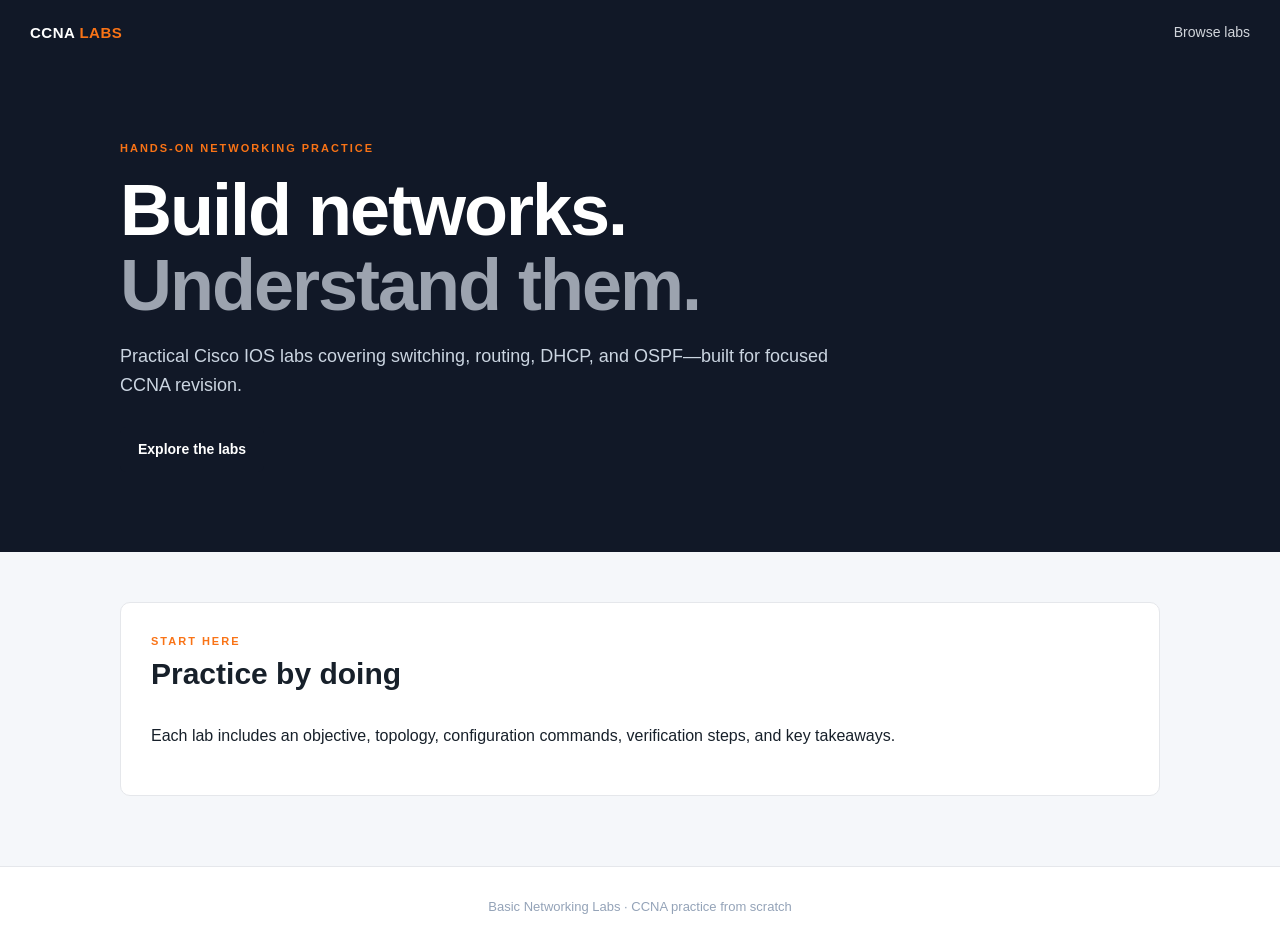
<file: index.html>
<!DOCTYPE html>
<html lang="en">
<head>
    <meta charset="UTF-8">
    <meta name="viewport" content="width=device-width, initial-scale=1.0">
    <meta name="description" content="Hands-on CCNA networking labs for VLANs, DHCP, and OSPF.">
    <title>Basic Networking Labs</title>
    <link rel="stylesheet" href="style.css">
</head>
<body>
    <nav class="nav"><a class="brand" href="index.html">CCNA <b>LABS</b></a><div class="navlinks"><a href="labs/index.html">Browse labs</a></div></nav>
    <header class="hero"><div class="hero-inner">
        <div class="kicker">Hands-on networking practice</div>
        <h1>Build networks.<br><em>Understand them.</em></h1>
        <p>Practical Cisco IOS labs covering switching, routing, DHCP, and OSPF—built for focused CCNA revision.</p>
        <a class="lab-link" href="labs/index.html">Explore the labs</a>
    </div></header>
    <main class="wrap"><section class="module">
        <div class="kicker">Start here</div>
        <h2>Practice by doing</h2>
        <p>Each lab includes an objective, topology, configuration commands, verification steps, and key takeaways.</p>
    </section></main>
    <footer>Basic Networking Labs · CCNA practice from scratch</footer>
</body>
</html>
</file>
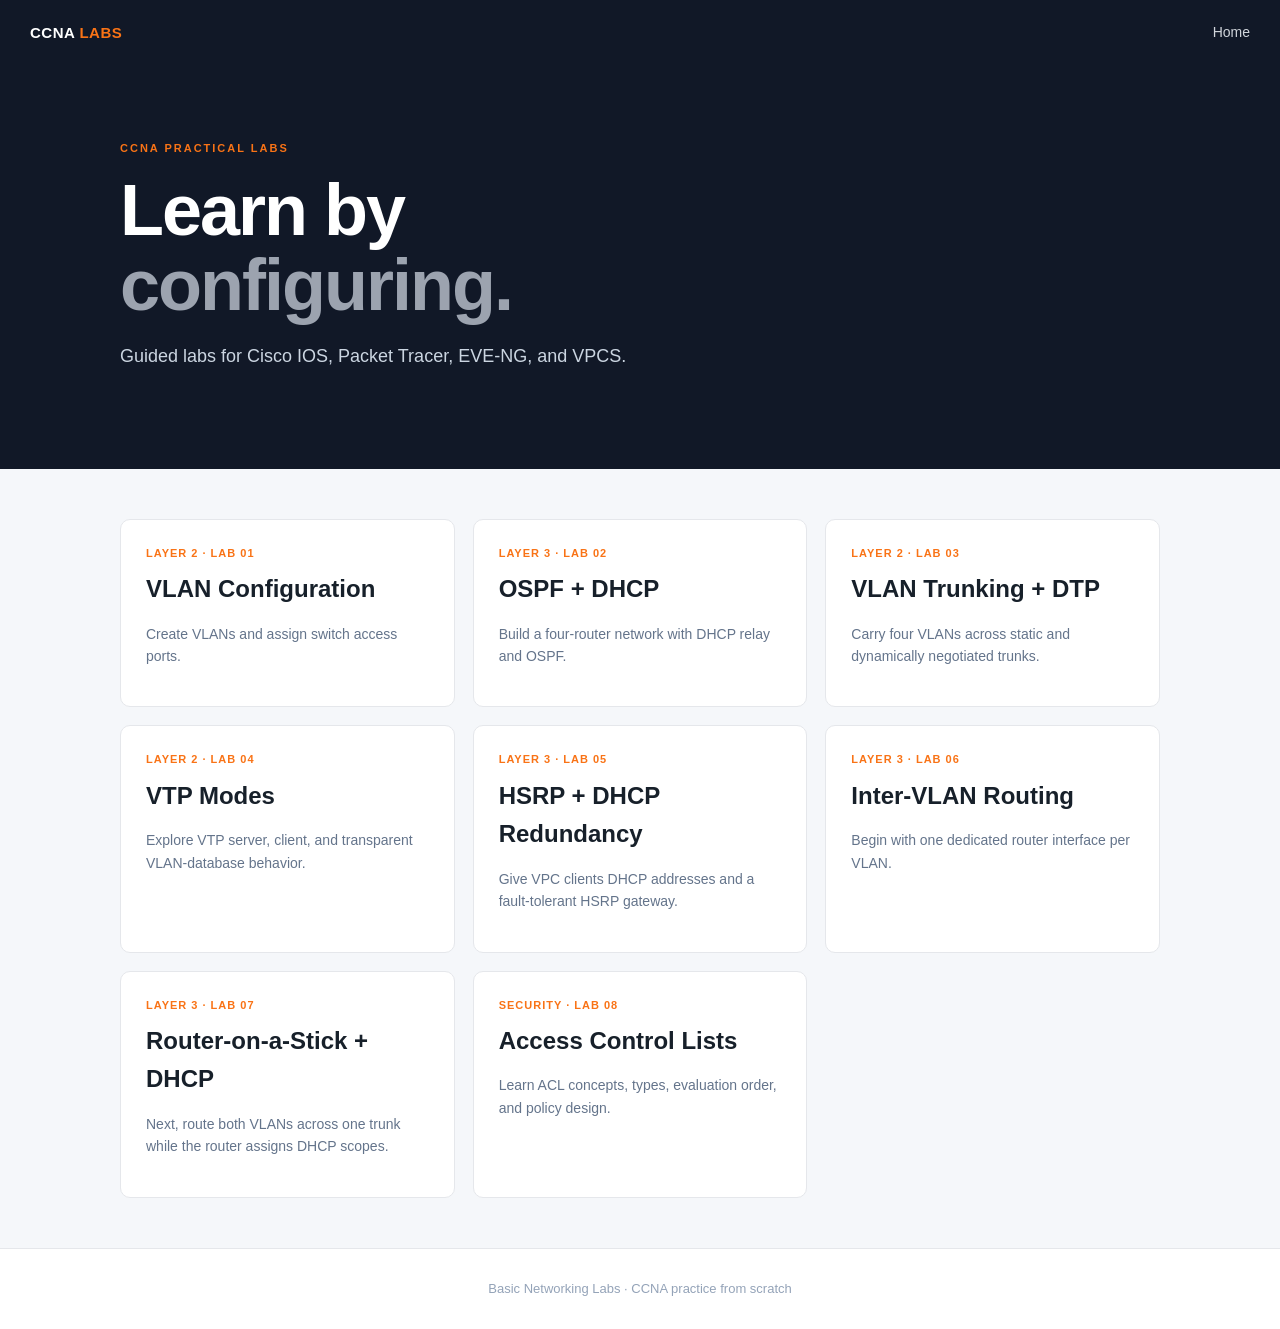
<file: labs/index.html>
<!DOCTYPE html>
<html lang="en">
<head>
    <meta charset="UTF-8">
    <meta name="viewport" content="width=device-width, initial-scale=1.0">
    <meta name="description" content="Practical CCNA labs using Cisco IOS, EVE-NG, and VPCS.">
    <title>CCNA Practical Labs</title>
    <link rel="stylesheet" href="../style.css">
</head>
<body>
    <nav class="nav"><a class="brand" href="../index.html">CCNA <b>LABS</b></a><div class="navlinks"><a href="../index.html">Home</a></div></nav>
    <header class="hero"><div class="hero-inner">
        <div class="kicker">CCNA practical labs</div>
        <h1>Learn by<br><em>configuring.</em></h1>
        <p>Guided labs for Cisco IOS, Packet Tracer, EVE-NG, and VPCS.</p>
    </div></header>
    <main class="wrap"><div class="grid">
        <a class="card" href="lab-02-vlan.html"><div class="num">LAYER 2 · LAB 01</div><h2>VLAN Configuration</h2><p>Create VLANs and assign switch access ports.</p></a>
        <a class="card" href="lab-01-multiple-routers-dhcp-ospf.html"><div class="num">LAYER 3 · LAB 02</div><h2>OSPF + DHCP</h2><p>Build a four-router network with DHCP relay and OSPF.</p></a>
        <a class="card" href="lab-03-vlan-trunking-dtp.html"><div class="num">LAYER 2 · LAB 03</div><h2>VLAN Trunking + DTP</h2><p>Carry four VLANs across static and dynamically negotiated trunks.</p></a>
        <a class="card" href="lab-04-vtp-modes.html"><div class="num">LAYER 2 · LAB 04</div><h2>VTP Modes</h2><p>Explore VTP server, client, and transparent VLAN-database behavior.</p></a>
        <a class="card" href="lab-05-hsrp-dhcp-redundancy.html"><div class="num">LAYER 3 · LAB 05</div><h2>HSRP + DHCP Redundancy</h2><p>Give VPC clients DHCP addresses and a fault-tolerant HSRP gateway.</p></a>
        <a class="card" href="lab-06-inter-vlan-routing-routed-interfaces.html"><div class="num">LAYER 3 · LAB 06</div><h2>Inter-VLAN Routing</h2><p>Begin with one dedicated router interface per VLAN.</p></a>
        <a class="card" href="lab-07-router-on-a-stick-dhcp.html"><div class="num">LAYER 3 · LAB 07</div><h2>Router-on-a-Stick + DHCP</h2><p>Next, route both VLANs across one trunk while the router assigns DHCP scopes.</p></a>
        <a class="card" href="lab-08-access-control-lists.html"><div class="num">SECURITY · LAB 08</div><h2>Access Control Lists</h2><p>Learn ACL concepts, types, evaluation order, and policy design.</p></a>
    </div></main>
    <footer>Basic Networking Labs · CCNA practice from scratch</footer>
</body>
</html>
</file>
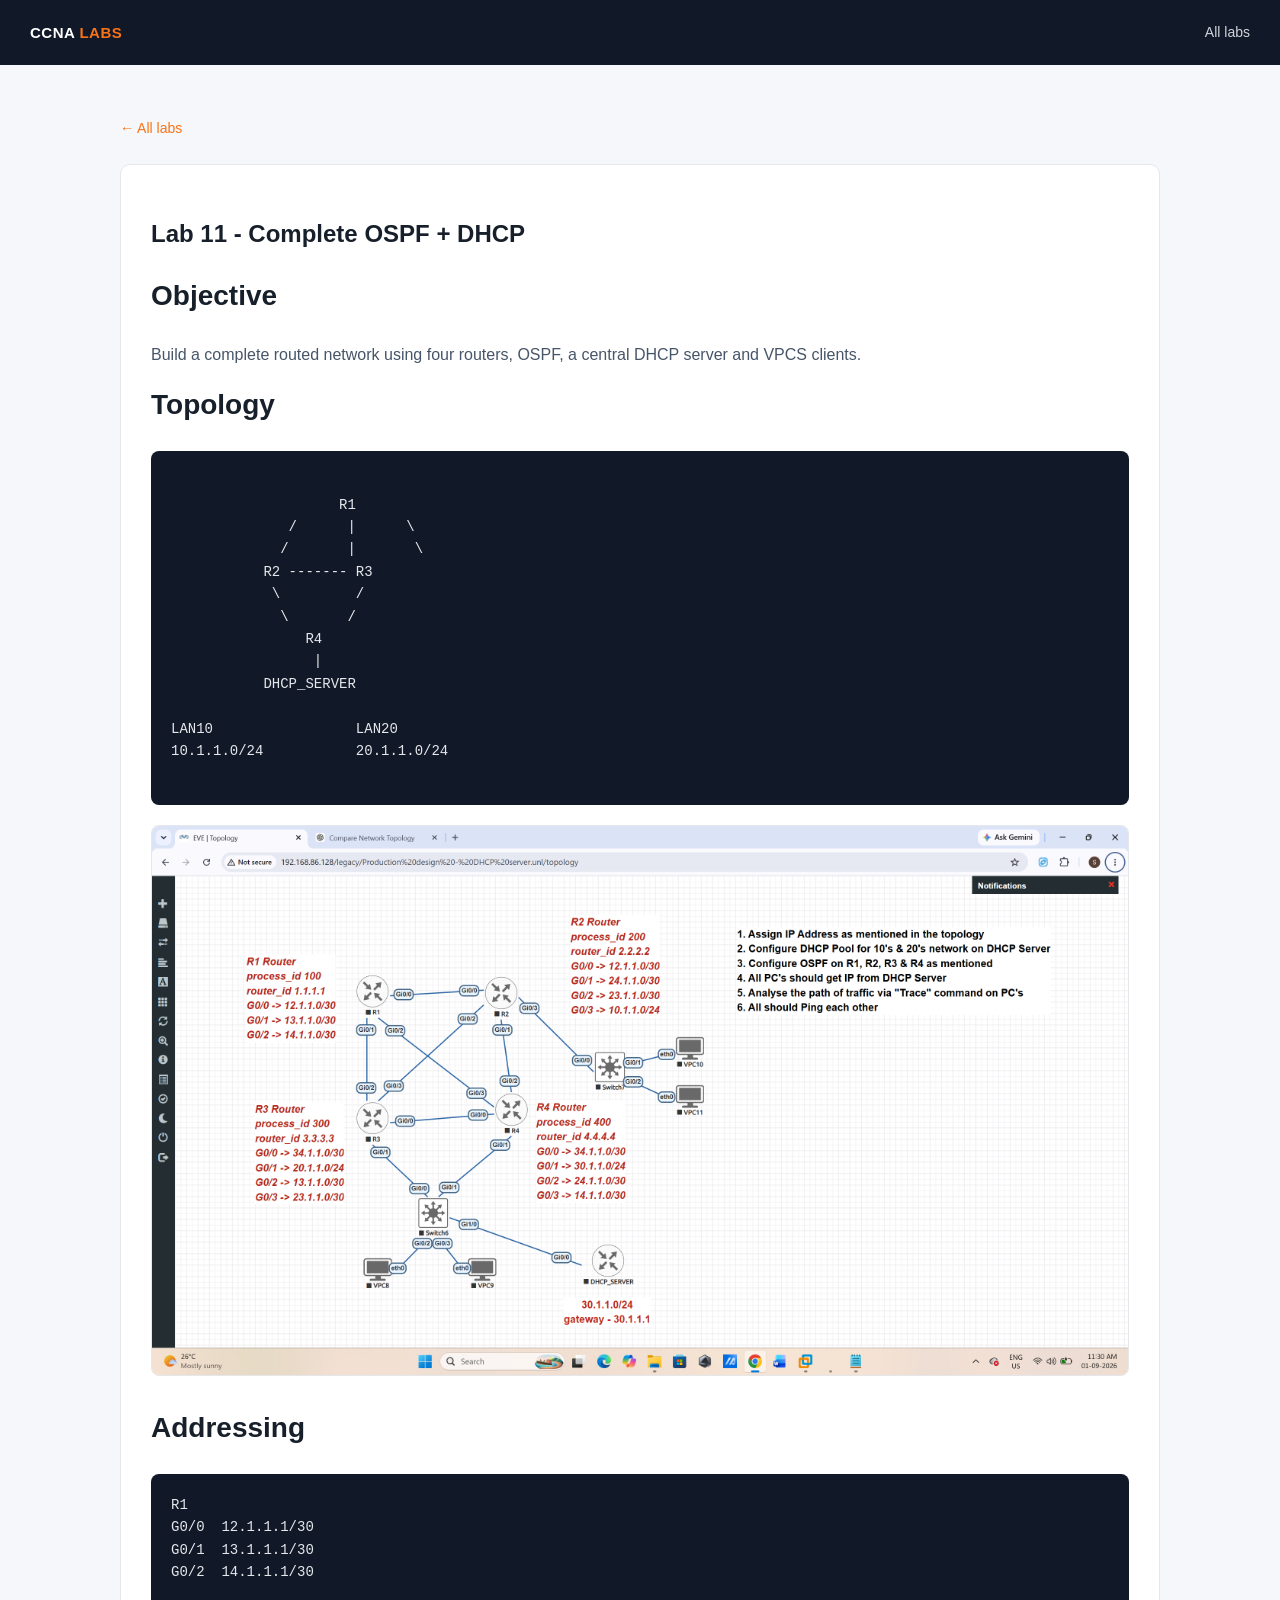
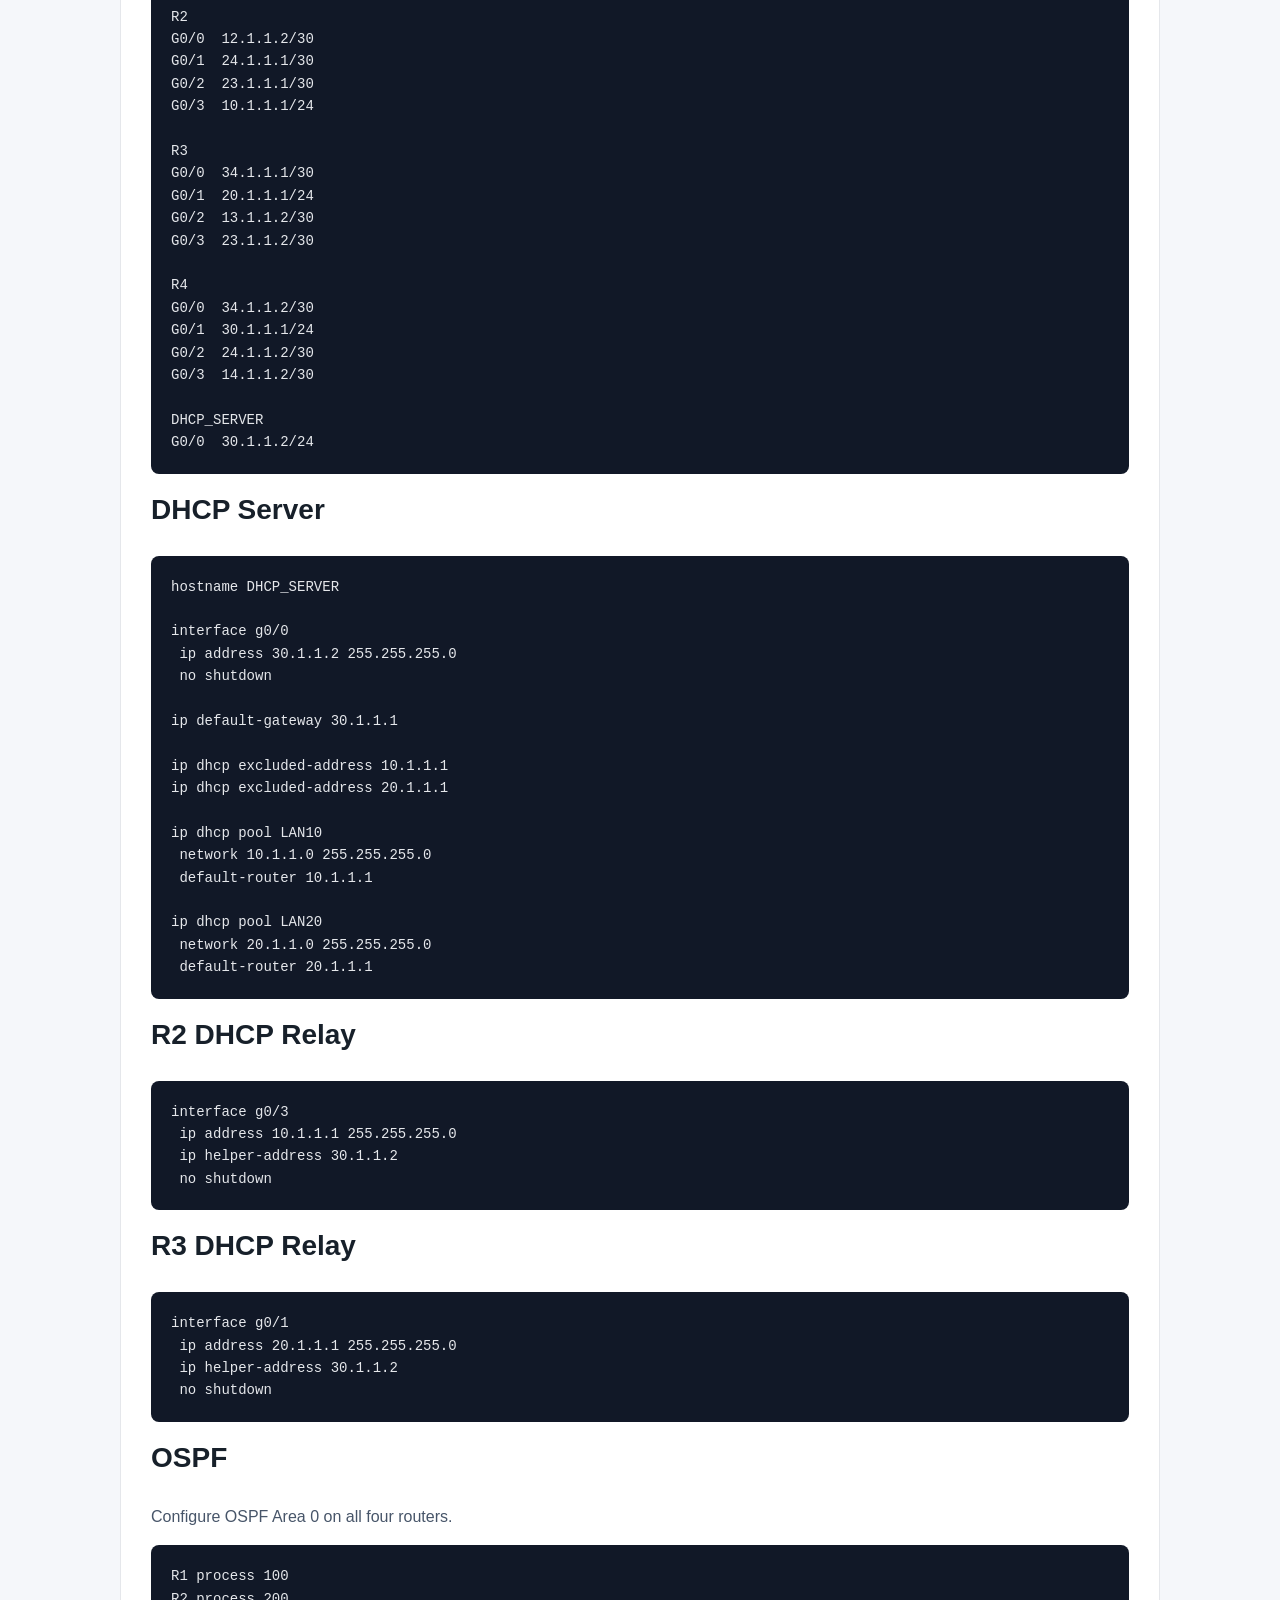
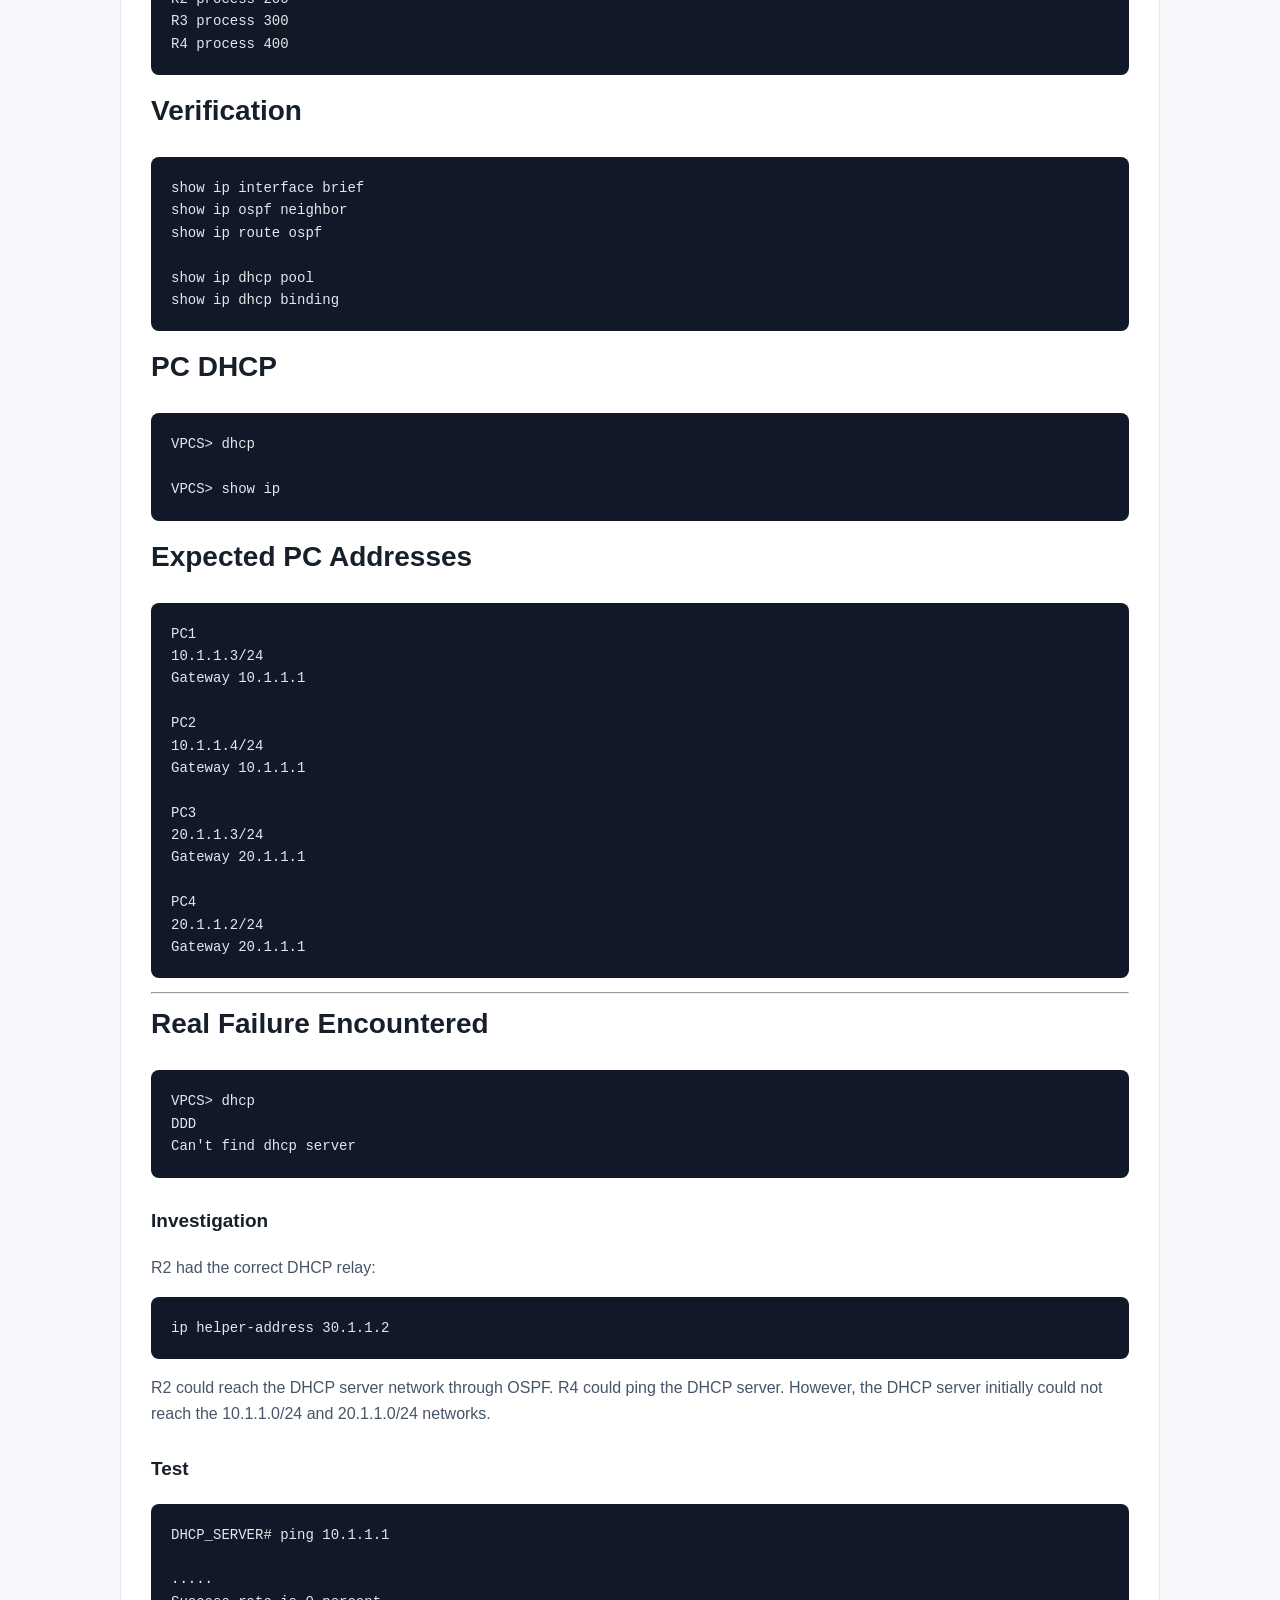
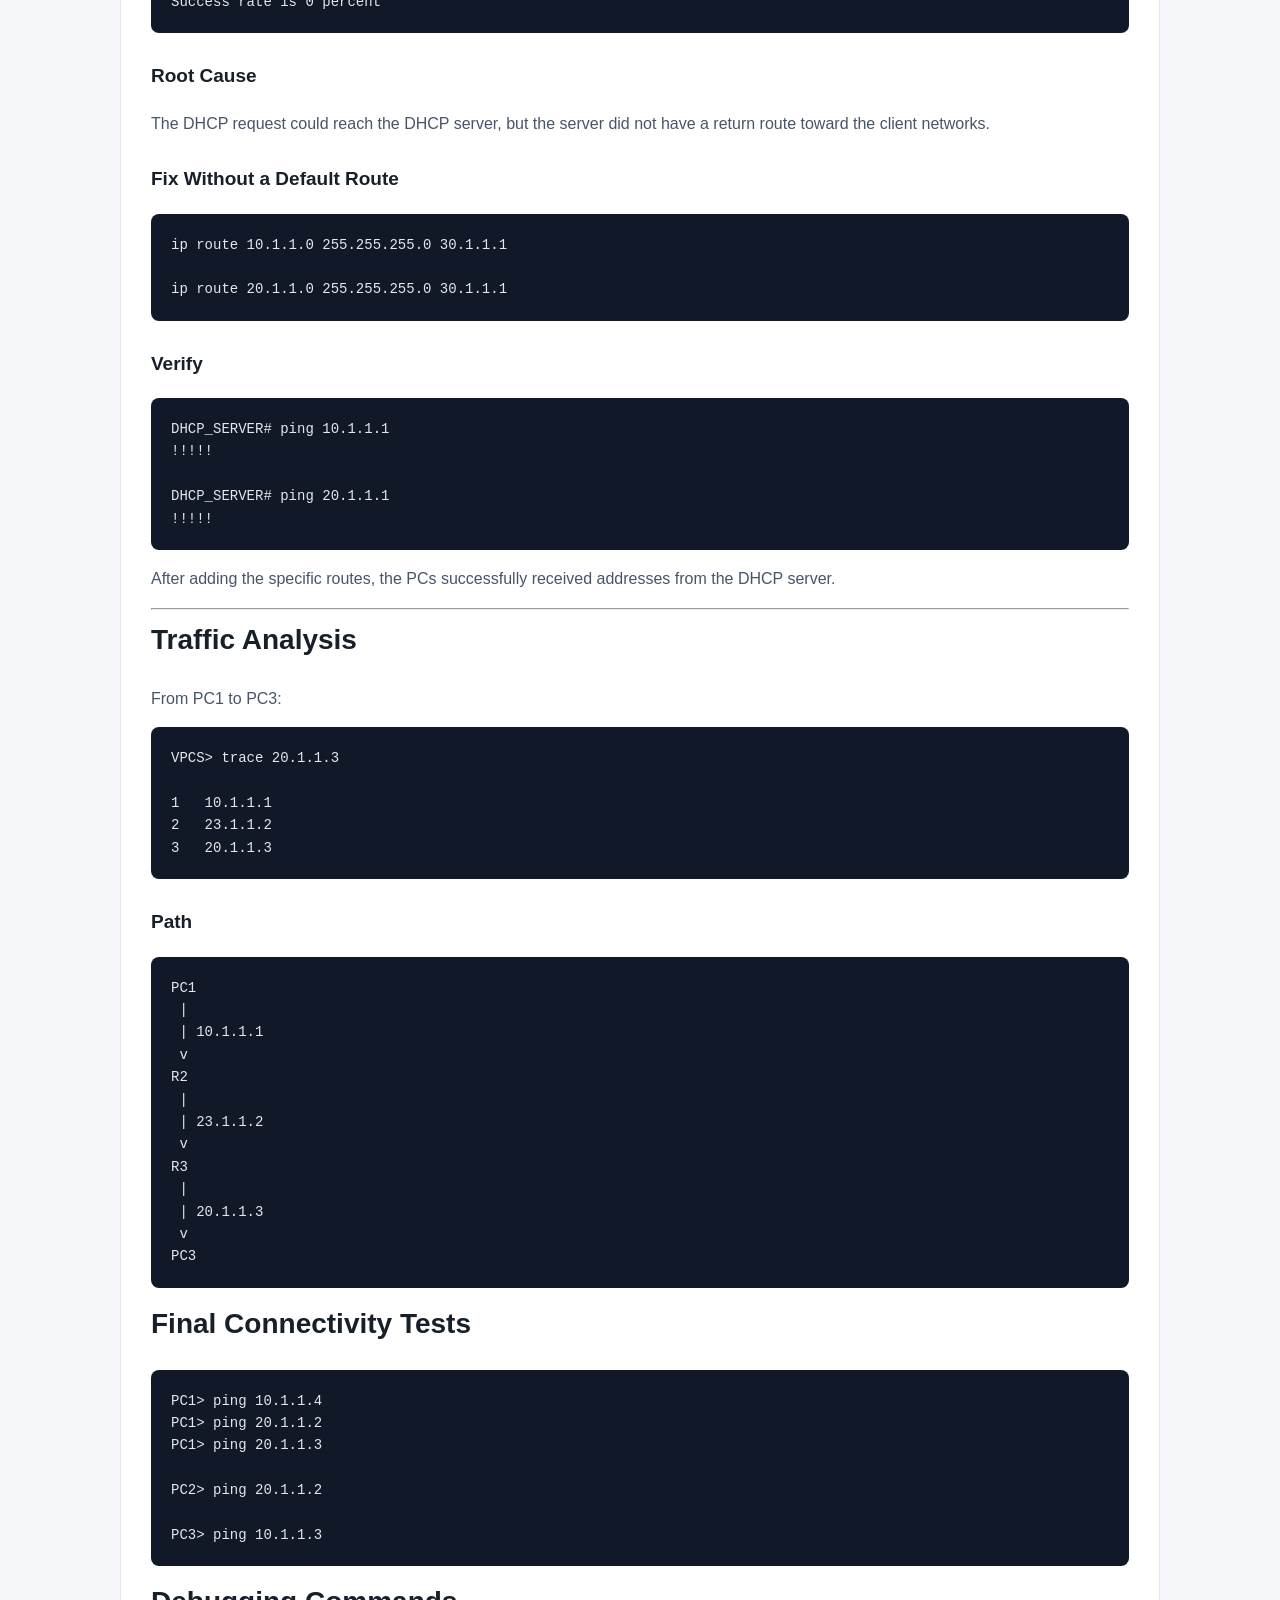
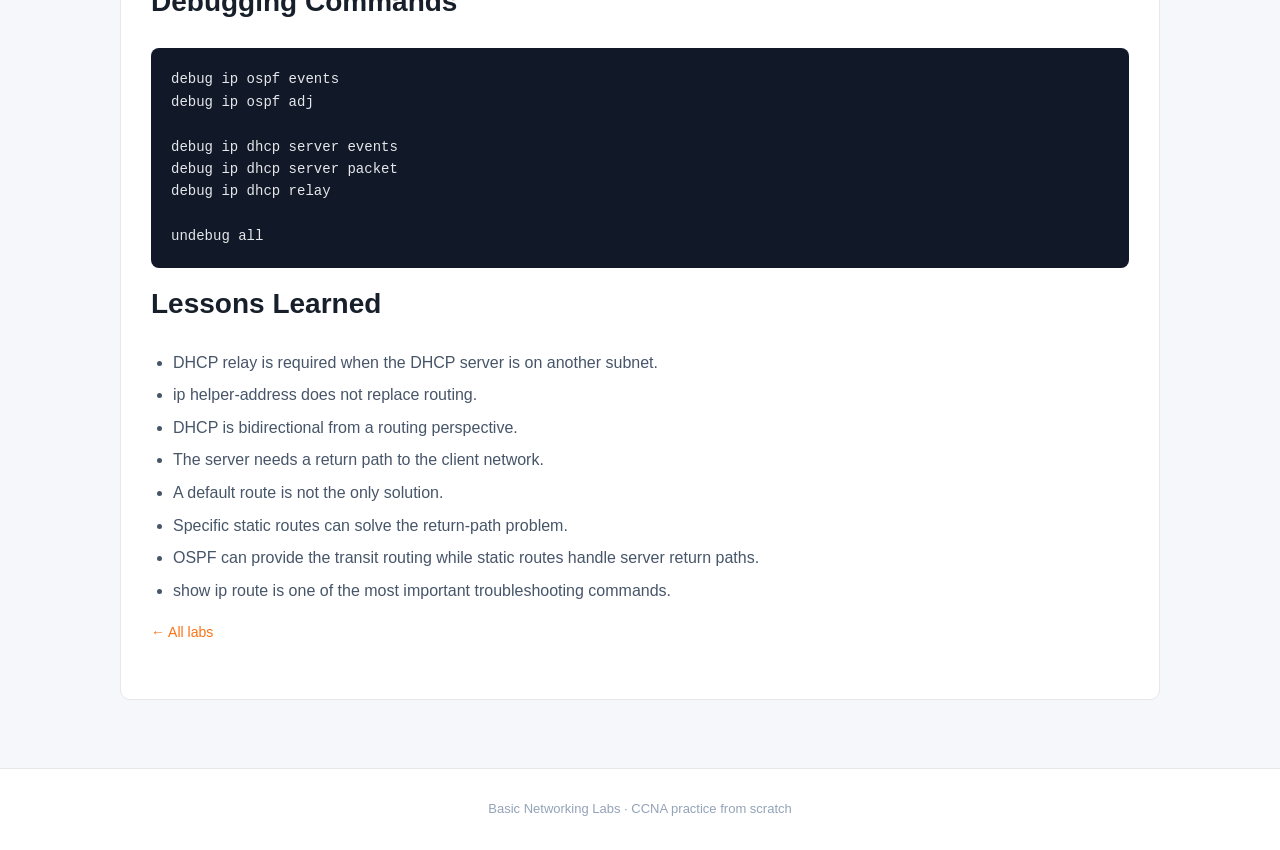
<file: labs/lab-01-multiple-routers-dhcp-ospf.html>
<!DOCTYPE html>
<html lang="en">

<head>
<meta charset="UTF-8">
<meta name="viewport" content="width=device-width, initial-scale=1.0">
<title>Lab 11 - Complete OSPF + DHCP</title>
<link rel="stylesheet" href="../style.css">
</head>

<body>
<nav class="nav"><a class="brand" href="../index.html">CCNA <b>LABS</b></a><div class="navlinks"><a href="index.html">All labs</a></div></nav>
<main class="wrap"><a class="back" href="index.html">← All labs</a><article class="lesson">

<h1>Lab 11 - Complete OSPF + DHCP</h1>

<h2>Objective</h2>

<p>
Build a complete routed network using four routers, OSPF,
a central DHCP server and VPCS clients.
</p>

<h2>Topology</h2>

<pre>

                    R1
              /      |      \
             /       |       \
           R2 ------- R3
            \         /
             \       /
                R4
                 |
           DHCP_SERVER

LAN10                 LAN20
10.1.1.0/24           20.1.1.0/24

</pre>

<img class="topology-image" src="lab_01-multiple-routers-dhcp-ospf.png" alt="Four-router OSPF and DHCP topology">

<h2>Addressing</h2>

<pre>
R1
G0/0  12.1.1.1/30
G0/1  13.1.1.1/30
G0/2  14.1.1.1/30

R2
G0/0  12.1.1.2/30
G0/1  24.1.1.1/30
G0/2  23.1.1.1/30
G0/3  10.1.1.1/24

R3
G0/0  34.1.1.1/30
G0/1  20.1.1.1/24
G0/2  13.1.1.2/30
G0/3  23.1.1.2/30

R4
G0/0  34.1.1.2/30
G0/1  30.1.1.1/24
G0/2  24.1.1.2/30
G0/3  14.1.1.2/30

DHCP_SERVER
G0/0  30.1.1.2/24
</pre>

<h2>DHCP Server</h2>

<pre>
hostname DHCP_SERVER

interface g0/0
 ip address 30.1.1.2 255.255.255.0
 no shutdown

ip default-gateway 30.1.1.1

ip dhcp excluded-address 10.1.1.1
ip dhcp excluded-address 20.1.1.1

ip dhcp pool LAN10
 network 10.1.1.0 255.255.255.0
 default-router 10.1.1.1

ip dhcp pool LAN20
 network 20.1.1.0 255.255.255.0
 default-router 20.1.1.1
</pre>

<h2>R2 DHCP Relay</h2>

<pre>
interface g0/3
 ip address 10.1.1.1 255.255.255.0
 ip helper-address 30.1.1.2
 no shutdown
</pre>

<h2>R3 DHCP Relay</h2>

<pre>
interface g0/1
 ip address 20.1.1.1 255.255.255.0
 ip helper-address 30.1.1.2
 no shutdown
</pre>

<h2>OSPF</h2>

<p>
Configure OSPF Area 0 on all four routers.
</p>

<pre>
R1 process 100
R2 process 200
R3 process 300
R4 process 400
</pre>

<h2>Verification</h2>

<pre>
show ip interface brief
show ip ospf neighbor
show ip route ospf

show ip dhcp pool
show ip dhcp binding
</pre>

<h2>PC DHCP</h2>

<pre>
VPCS> dhcp

VPCS> show ip
</pre>

<h2>Expected PC Addresses</h2>

<pre>
PC1
10.1.1.3/24
Gateway 10.1.1.1

PC2
10.1.1.4/24
Gateway 10.1.1.1

PC3
20.1.1.3/24
Gateway 20.1.1.1

PC4
20.1.1.2/24
Gateway 20.1.1.1
</pre>

<hr>

<h2>Real Failure Encountered</h2>

<pre>
VPCS> dhcp
DDD
Can't find dhcp server
</pre>

<h3>Investigation</h3>

<p>
R2 had the correct DHCP relay:
</p>

<pre>
ip helper-address 30.1.1.2
</pre>

<p>
R2 could reach the DHCP server network through OSPF.
R4 could ping the DHCP server.
However, the DHCP server initially could not reach the
10.1.1.0/24 and 20.1.1.0/24 networks.
</p>

<h3>Test</h3>

<pre>
DHCP_SERVER# ping 10.1.1.1

.....
Success rate is 0 percent
</pre>

<h3>Root Cause</h3>

<p>
The DHCP request could reach the DHCP server, but the server
did not have a return route toward the client networks.
</p>

<h3>Fix Without a Default Route</h3>

<pre>
ip route 10.1.1.0 255.255.255.0 30.1.1.1

ip route 20.1.1.0 255.255.255.0 30.1.1.1
</pre>

<h3>Verify</h3>

<pre>
DHCP_SERVER# ping 10.1.1.1
!!!!!

DHCP_SERVER# ping 20.1.1.1
!!!!!
</pre>

<p>
After adding the specific routes, the PCs successfully received
addresses from the DHCP server.
</p>

<hr>

<h2>Traffic Analysis</h2>

<p>
From PC1 to PC3:
</p>

<pre>
VPCS> trace 20.1.1.3

1   10.1.1.1
2   23.1.1.2
3   20.1.1.3
</pre>

<h3>Path</h3>

<pre>
PC1
 |
 | 10.1.1.1
 v
R2
 |
 | 23.1.1.2
 v
R3
 |
 | 20.1.1.3
 v
PC3
</pre>

<h2>Final Connectivity Tests</h2>

<pre>
PC1> ping 10.1.1.4
PC1> ping 20.1.1.2
PC1> ping 20.1.1.3

PC2> ping 20.1.1.2

PC3> ping 10.1.1.3
</pre>

<h2>Debugging Commands</h2>

<pre>
debug ip ospf events
debug ip ospf adj

debug ip dhcp server events
debug ip dhcp server packet
debug ip dhcp relay

undebug all
</pre>

<h2>Lessons Learned</h2>

<ul>
<li>DHCP relay is required when the DHCP server is on another subnet.</li>
<li>ip helper-address does not replace routing.</li>
<li>DHCP is bidirectional from a routing perspective.</li>
<li>The server needs a return path to the client network.</li>
<li>A default route is not the only solution.</li>
<li>Specific static routes can solve the return-path problem.</li>
<li>OSPF can provide the transit routing while static routes handle server return paths.</li>
<li>show ip route is one of the most important troubleshooting commands.</li>
</ul>

<a class="back" href="index.html">← All labs</a>
</article></main>
<footer>Basic Networking Labs · CCNA practice from scratch</footer>

</body>
</html>
</file>
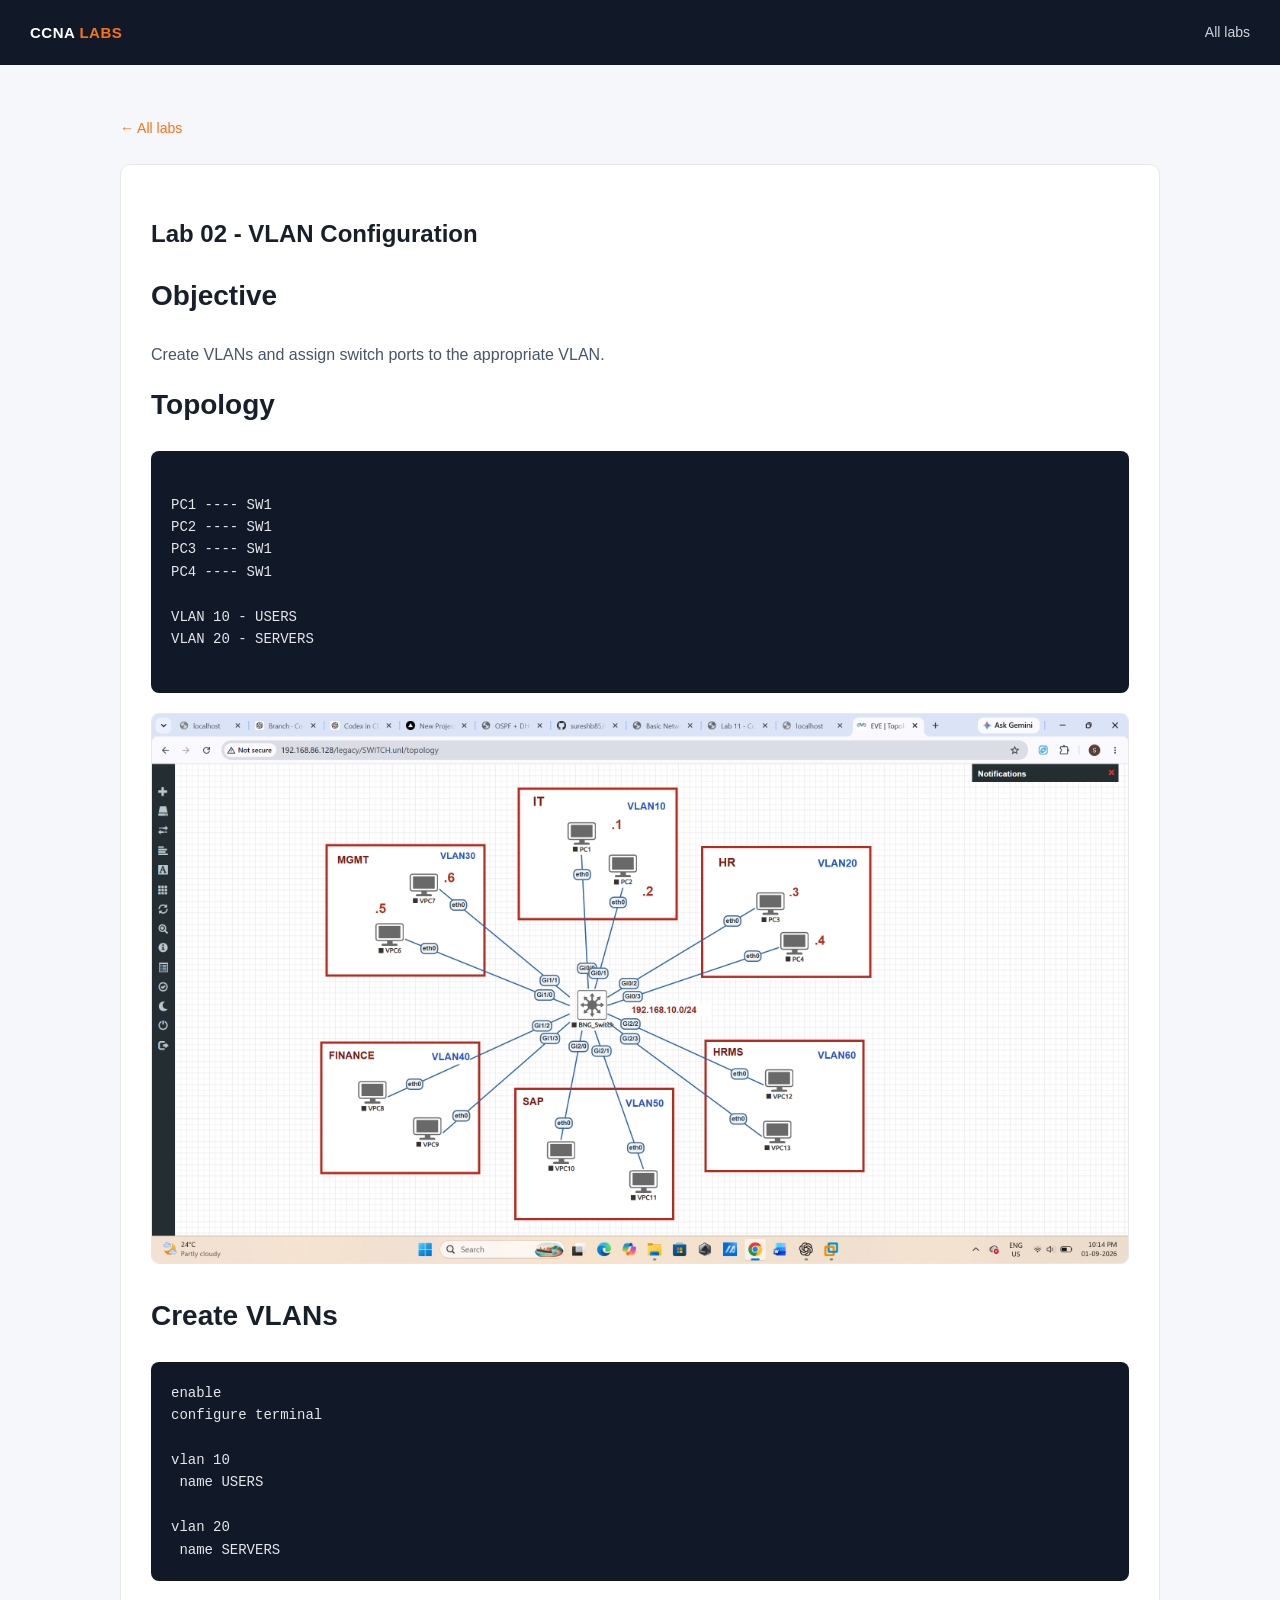
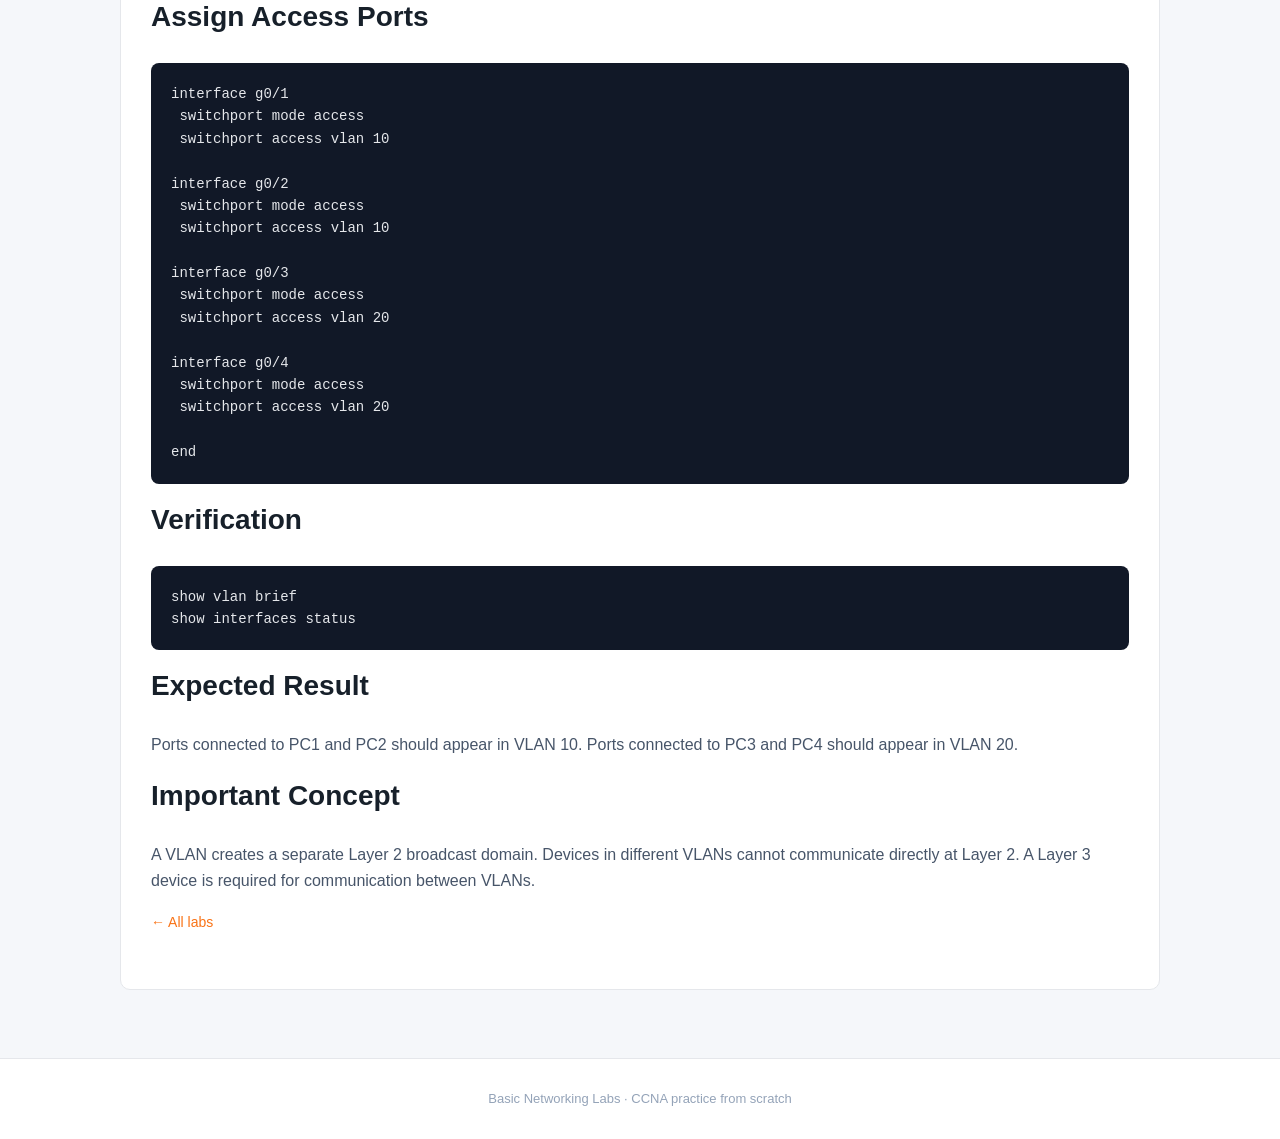
<file: labs/lab-02-vlan.html>
<!DOCTYPE html>
<html lang="en">

<head>
<meta charset="UTF-8">
<meta name="viewport" content="width=device-width, initial-scale=1.0">
<title>Lab 02 - VLAN</title>
<link rel="stylesheet" href="../style.css">
</head>

<body>
<nav class="nav"><a class="brand" href="../index.html">CCNA <b>LABS</b></a><div class="navlinks"><a href="index.html">All labs</a></div></nav>
<main class="wrap"><a class="back" href="index.html">← All labs</a><article class="lesson">

<h1>Lab 02 - VLAN Configuration</h1>

<h2>Objective</h2>

<p>
Create VLANs and assign switch ports to the appropriate VLAN.
</p>

<h2>Topology</h2>

<pre>

PC1 ---- SW1
PC2 ---- SW1
PC3 ---- SW1
PC4 ---- SW1

VLAN 10 - USERS
VLAN 20 - SERVERS

</pre>

<img class="topology-image" src="lab-02-vlan.png" alt="VLAN topology showing the switch and departmental VLANs">

<h2>Create VLANs</h2>

<pre>
enable
configure terminal

vlan 10
 name USERS

vlan 20
 name SERVERS
</pre>

<h2>Assign Access Ports</h2>

<pre>
interface g0/1
 switchport mode access
 switchport access vlan 10

interface g0/2
 switchport mode access
 switchport access vlan 10

interface g0/3
 switchport mode access
 switchport access vlan 20

interface g0/4
 switchport mode access
 switchport access vlan 20

end
</pre>

<h2>Verification</h2>

<pre>
show vlan brief
show interfaces status
</pre>

<h2>Expected Result</h2>

<p>
Ports connected to PC1 and PC2 should appear in VLAN 10.
Ports connected to PC3 and PC4 should appear in VLAN 20.
</p>

<h2>Important Concept</h2>

<p>
A VLAN creates a separate Layer 2 broadcast domain.
Devices in different VLANs cannot communicate directly at Layer 2.
A Layer 3 device is required for communication between VLANs.
</p>

<a class="back" href="index.html">← All labs</a>
</article></main>
<footer>Basic Networking Labs · CCNA practice from scratch</footer>

</body>
</html>
</file>
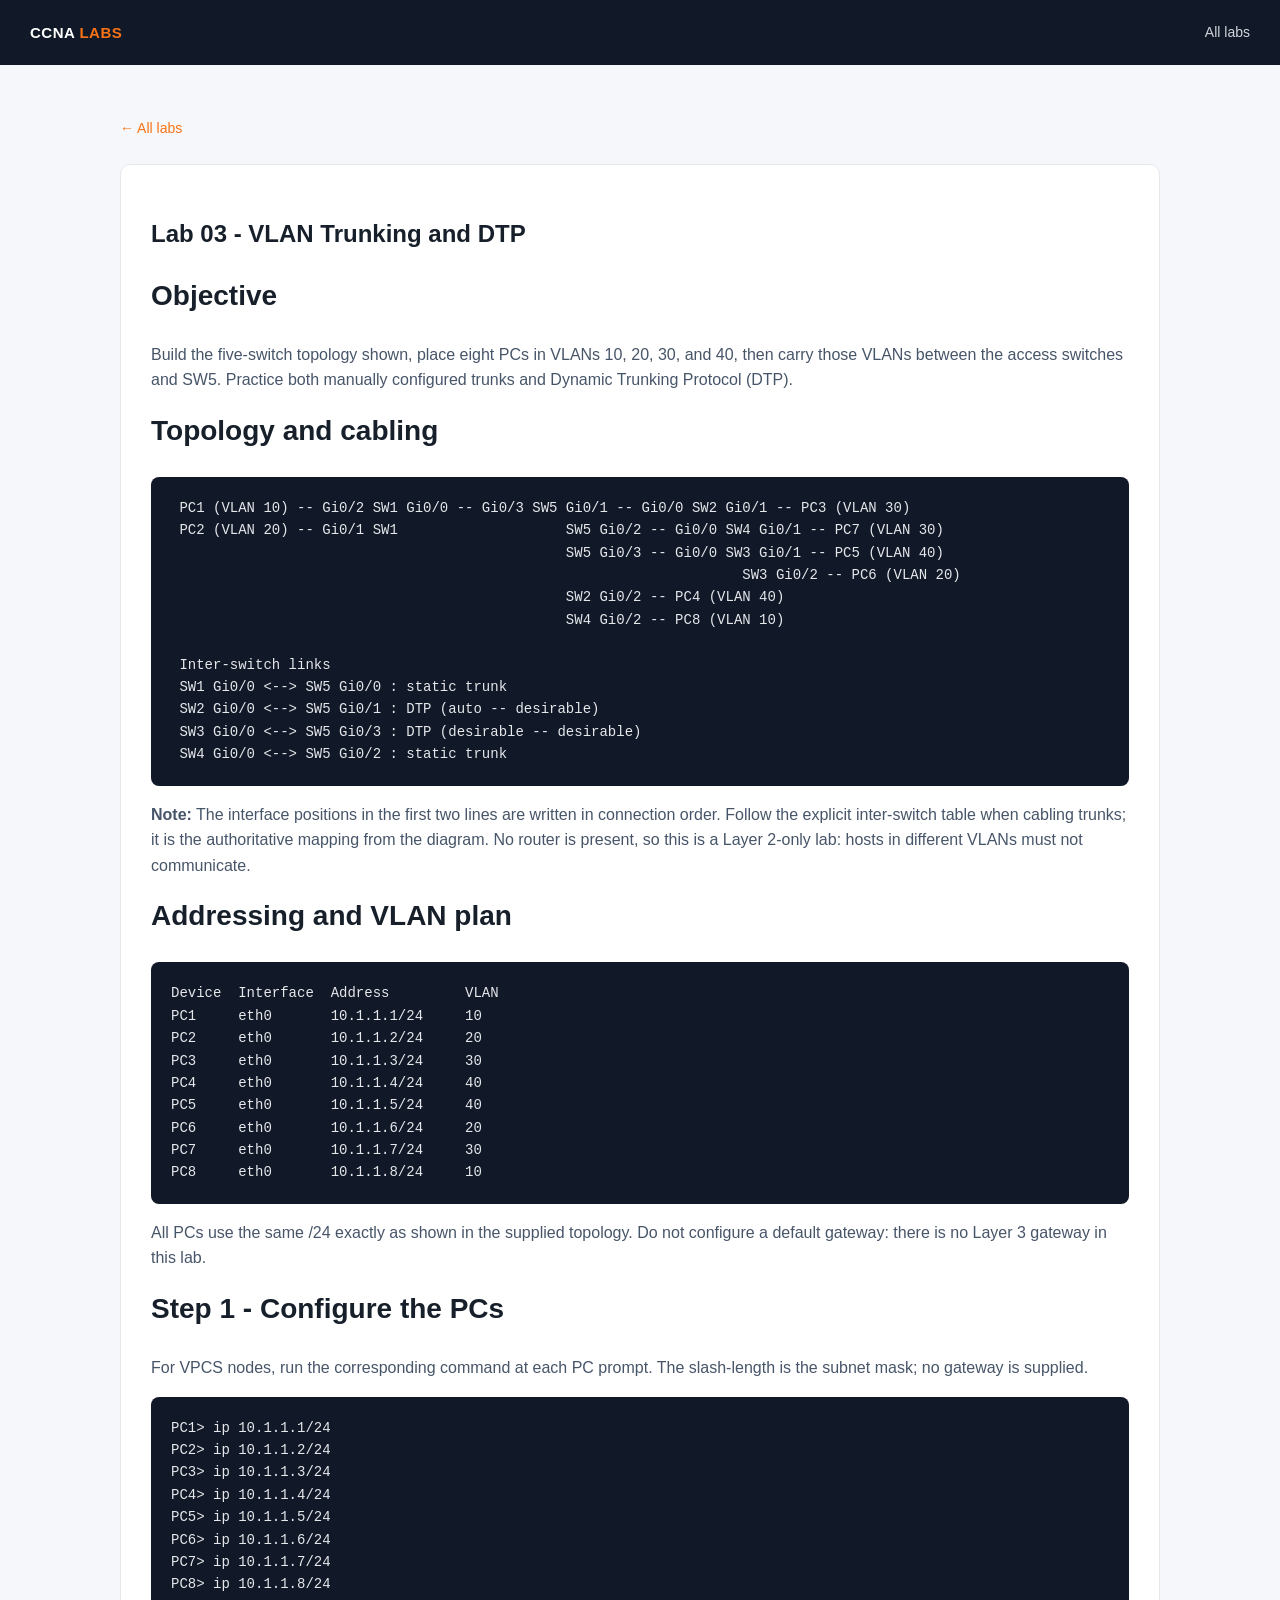
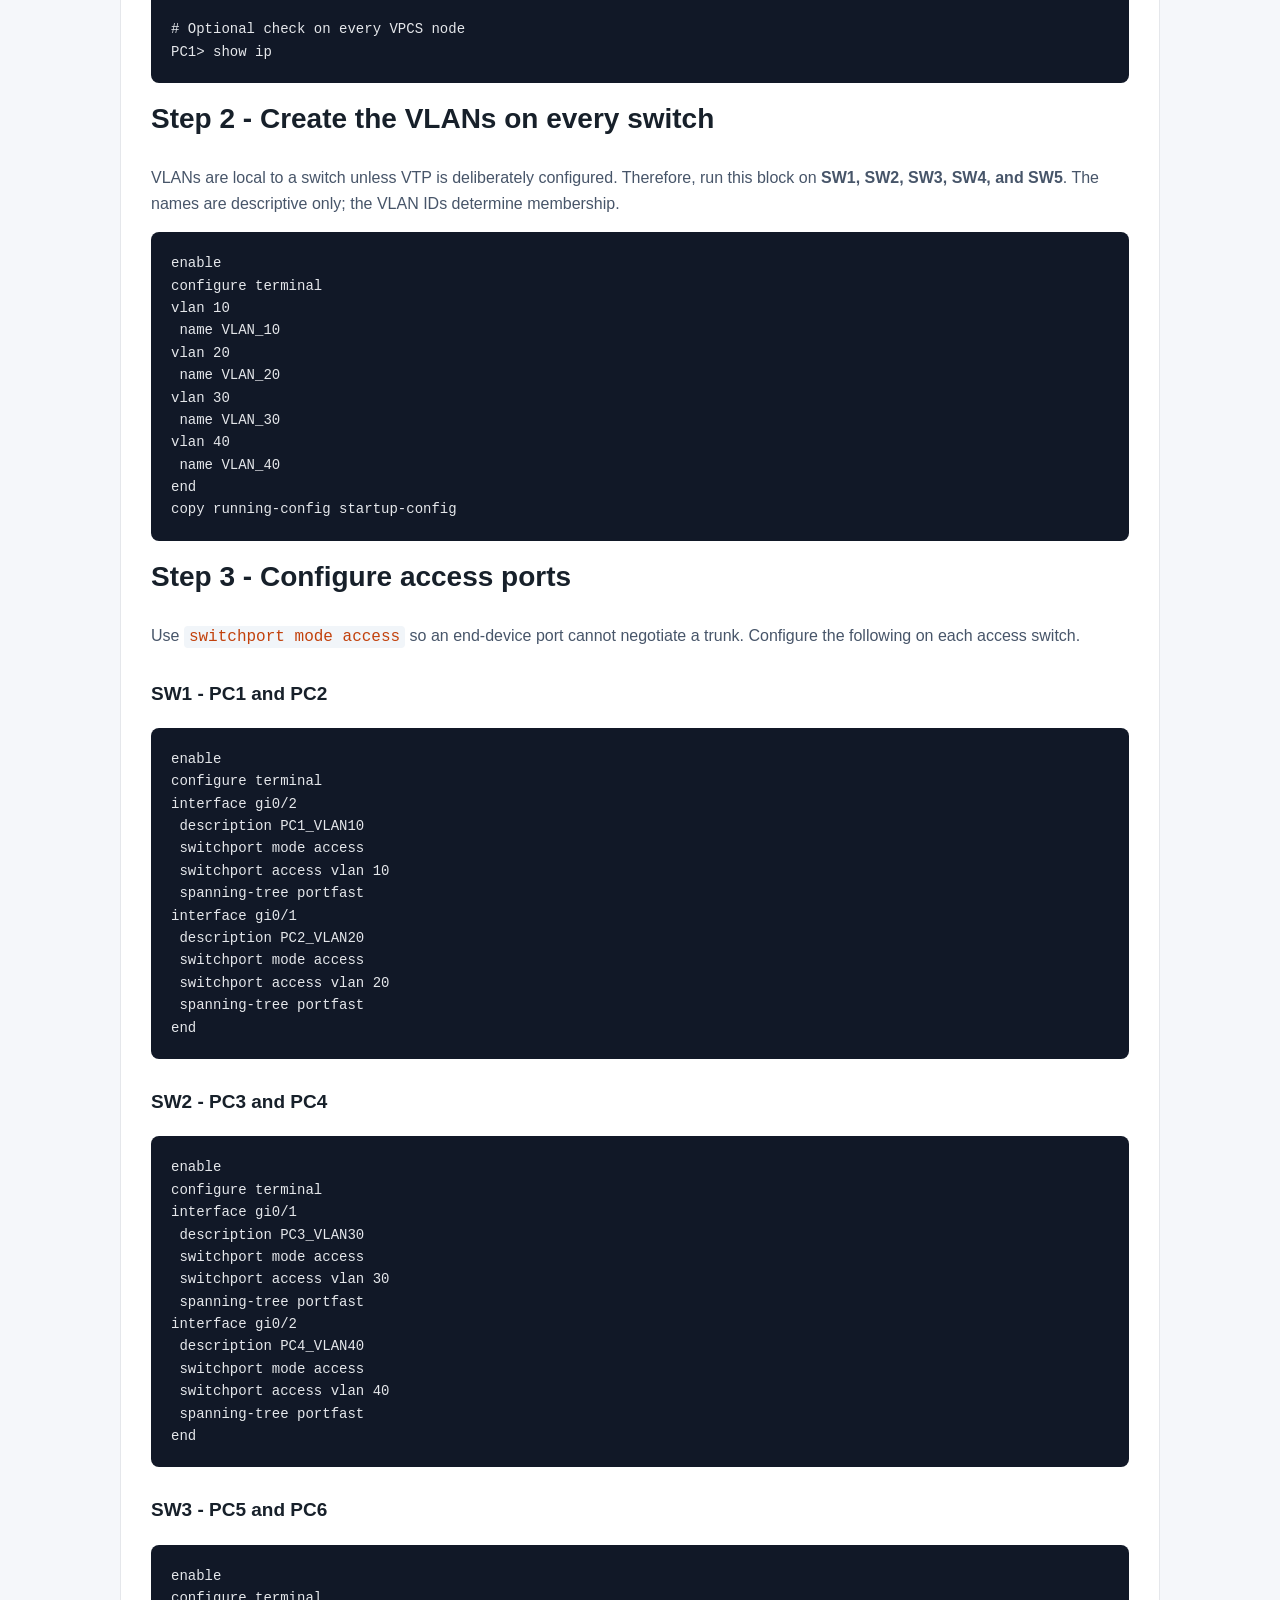
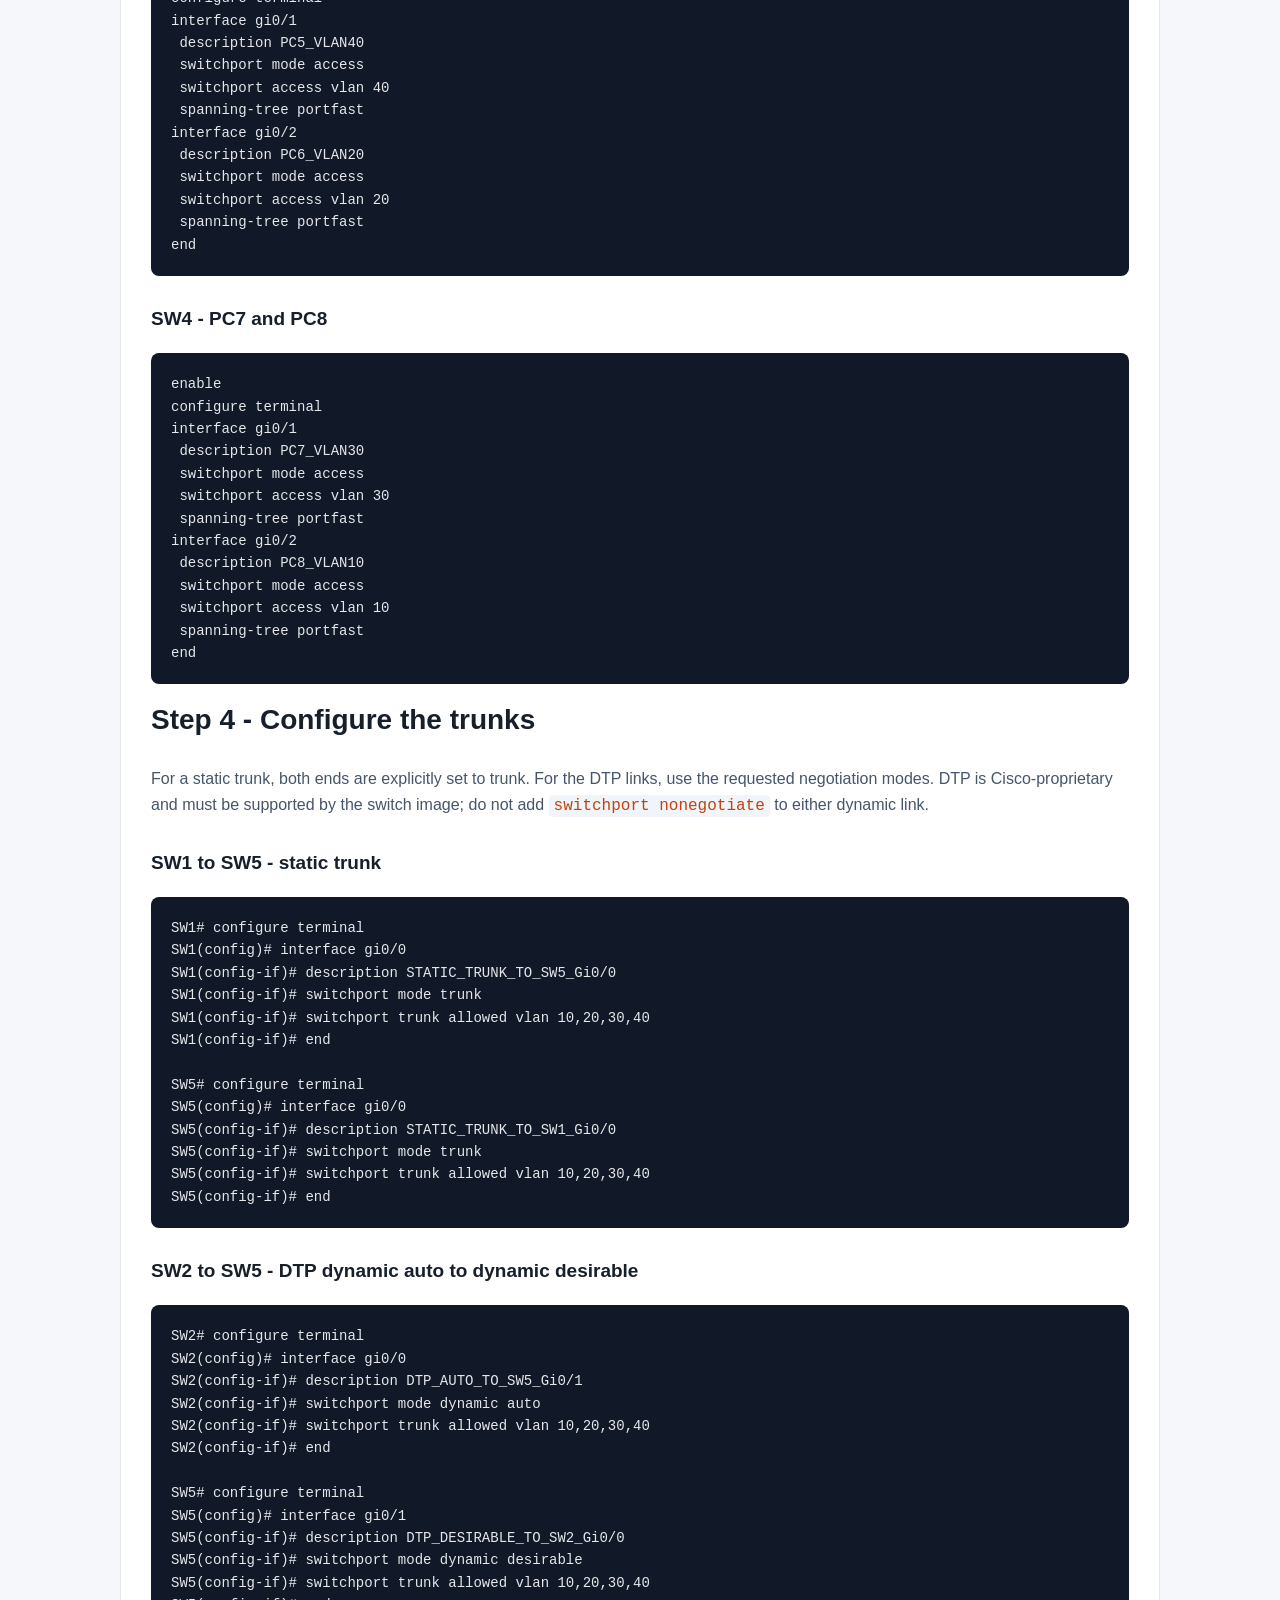
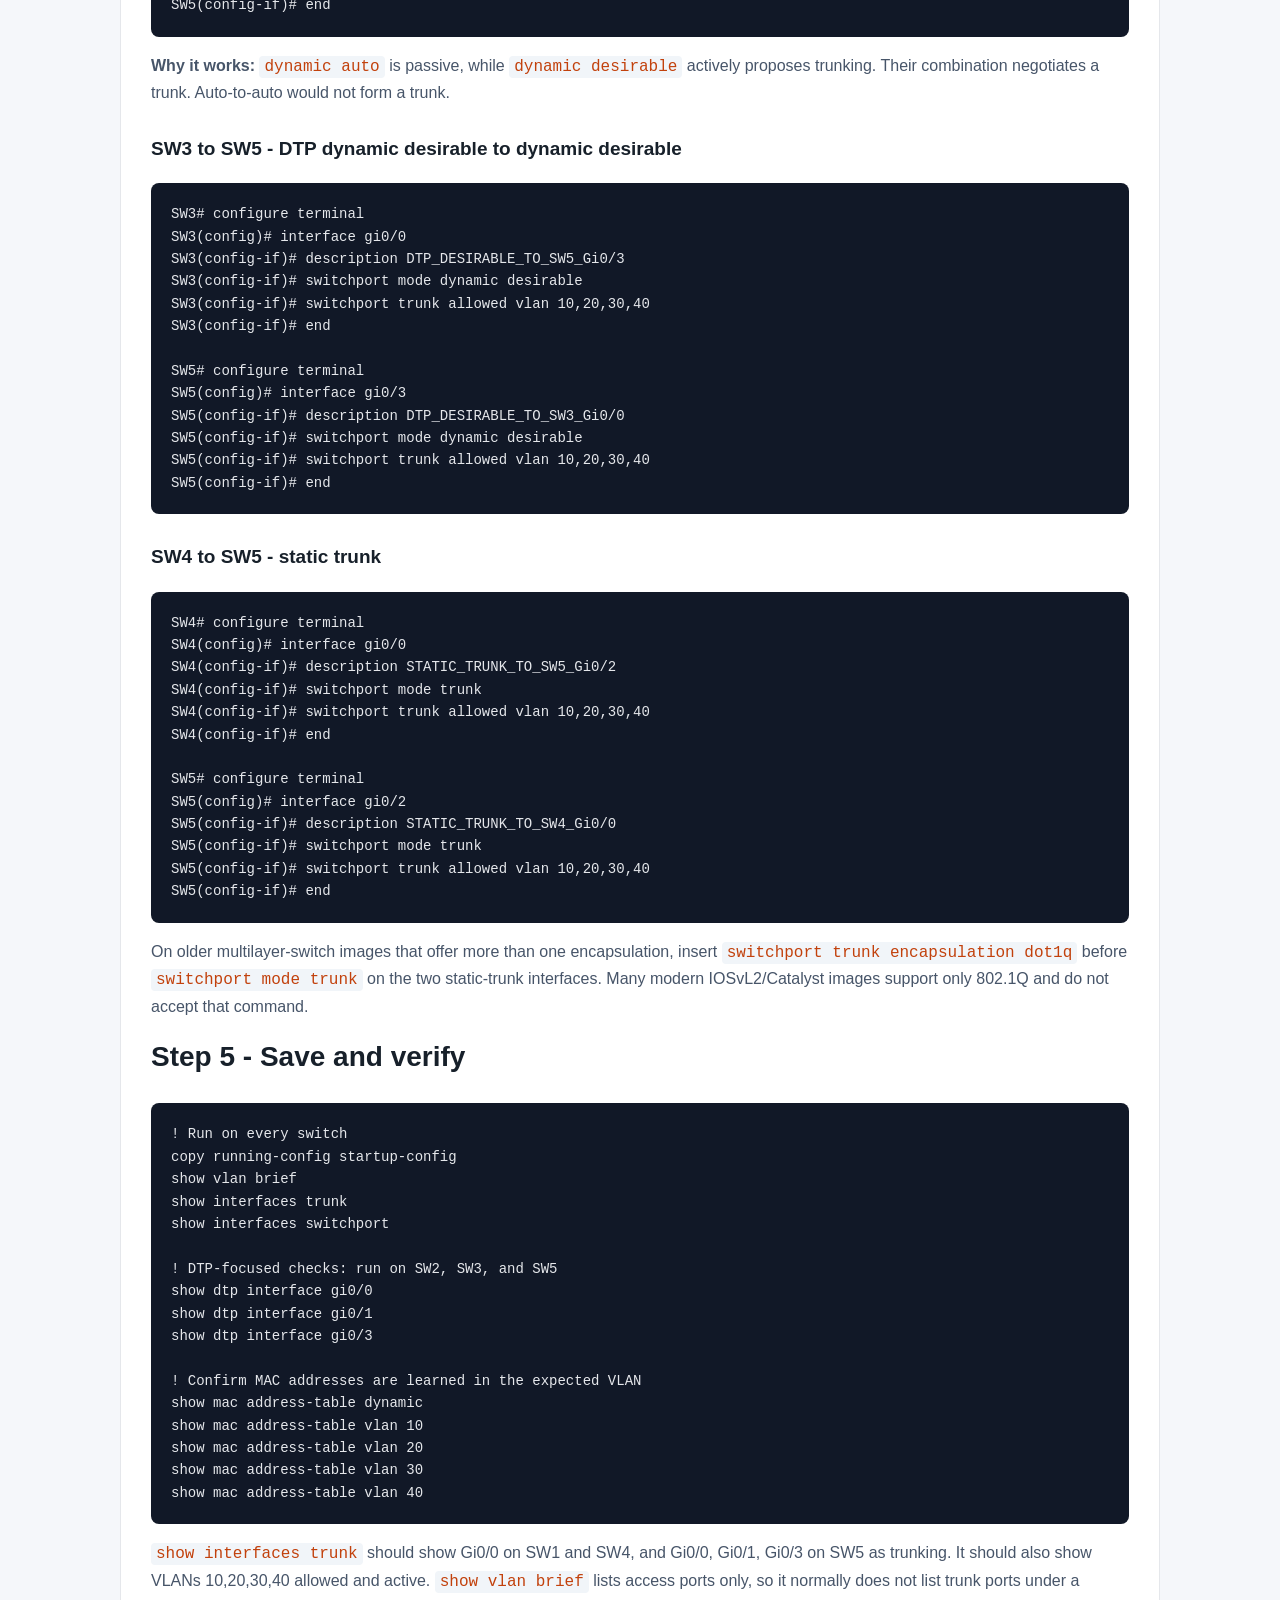
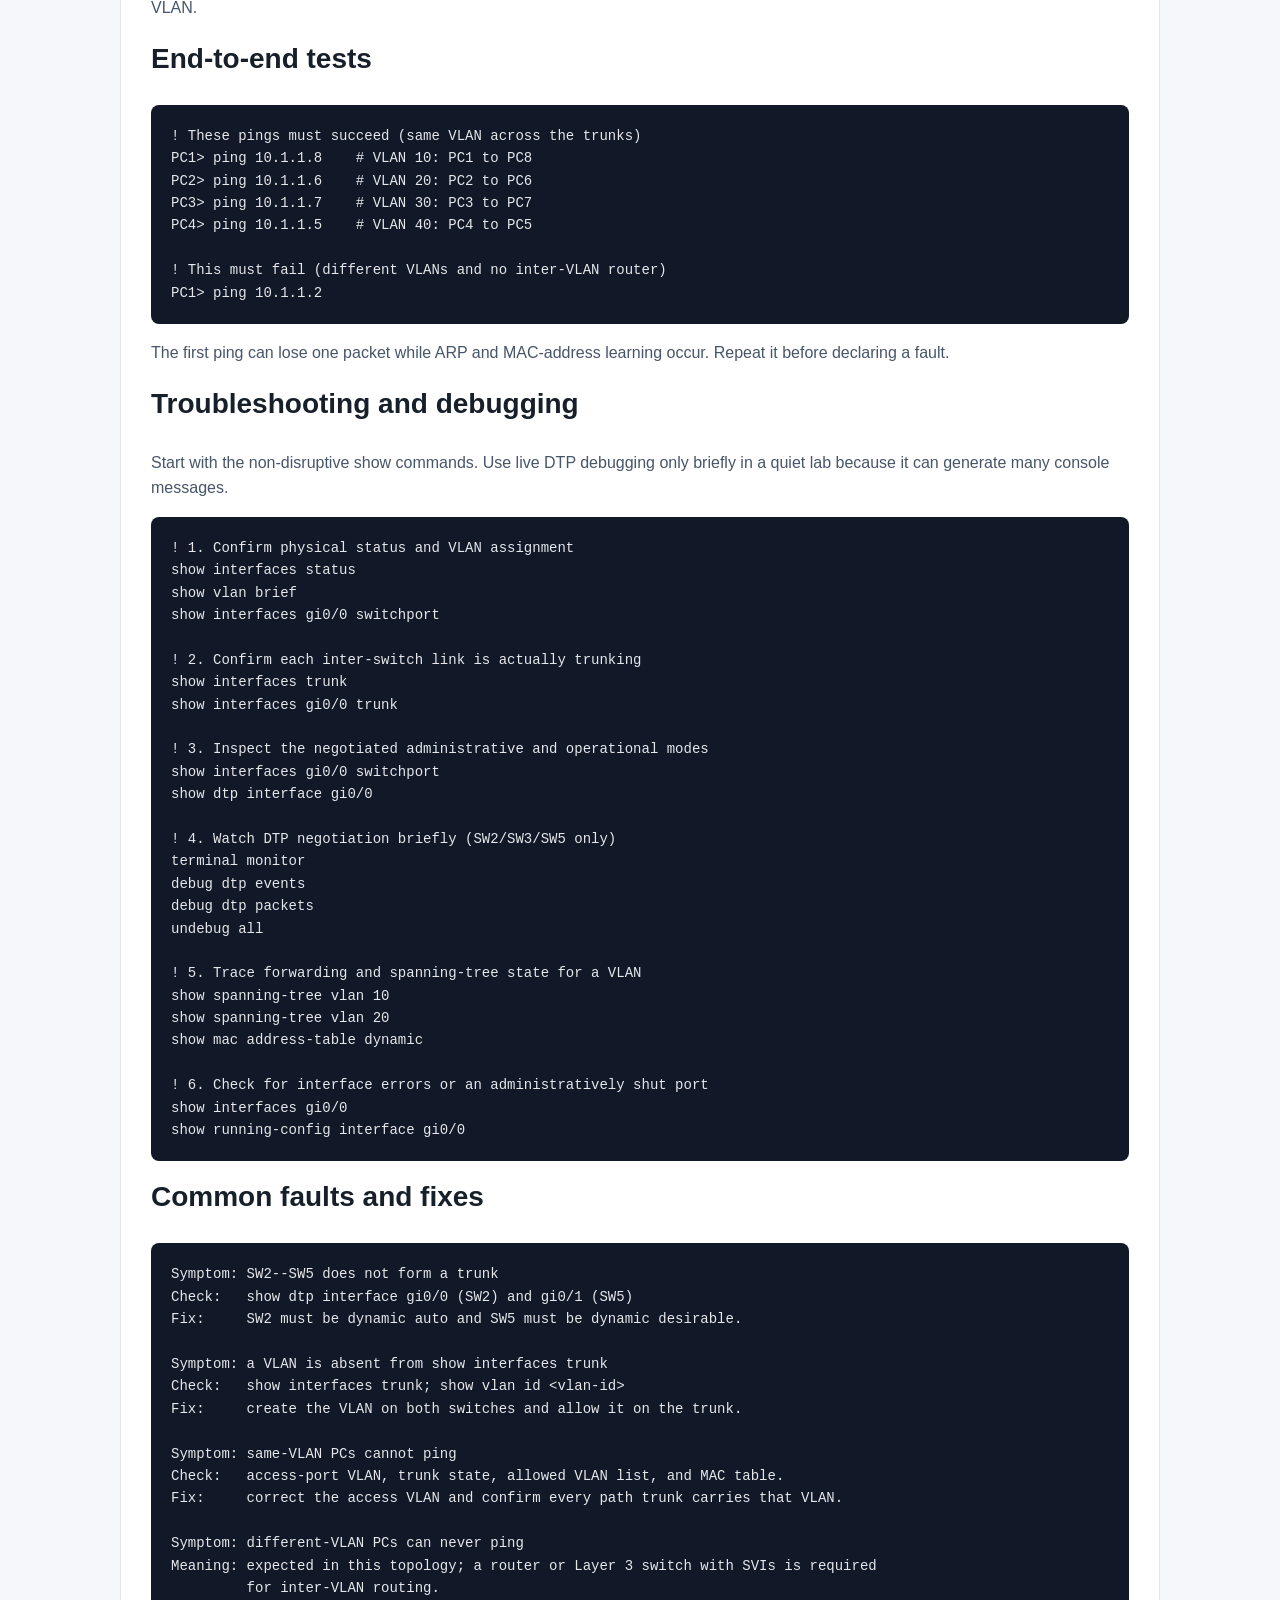
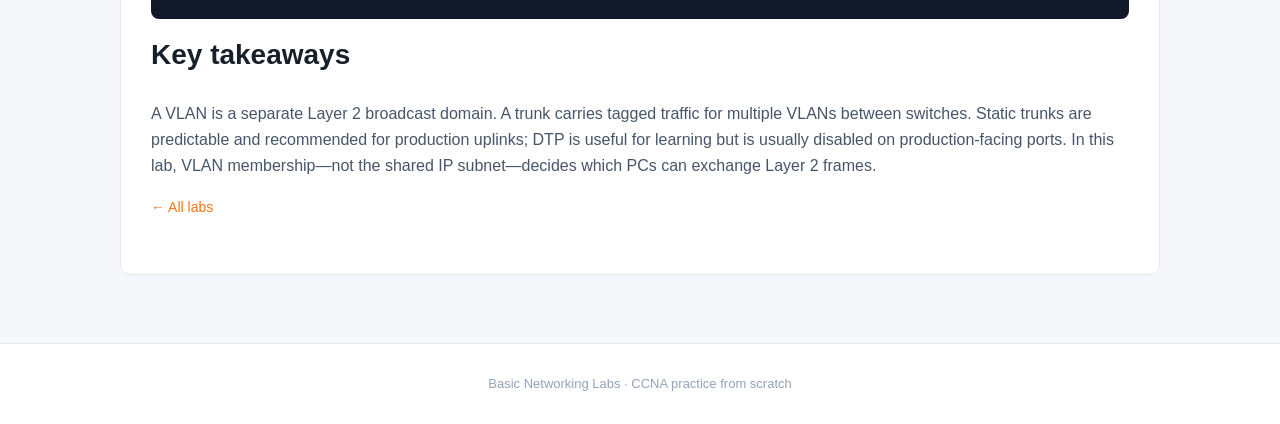
<file: labs/lab-03-vlan-trunking-dtp.html>
<!DOCTYPE html>
<html lang="en">
<head>
    <meta charset="UTF-8">
    <meta name="viewport" content="width=device-width, initial-scale=1.0">
    <meta name="description" content="CCNA VLAN trunking and DTP lab with five switches and eight PCs.">
    <title>Lab 03 - VLAN Trunking and DTP</title>
    <link rel="stylesheet" href="../style.css">
</head>
<body>
<nav class="nav"><a class="brand" href="../index.html">CCNA <b>LABS</b></a><div class="navlinks"><a href="index.html">All labs</a></div></nav>
<main class="wrap"><a class="back" href="index.html">← All labs</a><article class="lesson">

<h1>Lab 03 - VLAN Trunking and DTP</h1>

<h2>Objective</h2>
<p>Build the five-switch topology shown, place eight PCs in VLANs 10, 20, 30, and 40, then carry those VLANs between the access switches and SW5. Practice both manually configured trunks and Dynamic Trunking Protocol (DTP).</p>

<h2>Topology and cabling</h2>
<pre>
 PC1 (VLAN 10) -- Gi0/2 SW1 Gi0/0 -- Gi0/3 SW5 Gi0/1 -- Gi0/0 SW2 Gi0/1 -- PC3 (VLAN 30)
 PC2 (VLAN 20) -- Gi0/1 SW1                    SW5 Gi0/2 -- Gi0/0 SW4 Gi0/1 -- PC7 (VLAN 30)
                                               SW5 Gi0/3 -- Gi0/0 SW3 Gi0/1 -- PC5 (VLAN 40)
                                                                    SW3 Gi0/2 -- PC6 (VLAN 20)
                                               SW2 Gi0/2 -- PC4 (VLAN 40)
                                               SW4 Gi0/2 -- PC8 (VLAN 10)

 Inter-switch links
 SW1 Gi0/0 &lt;--&gt; SW5 Gi0/0 : static trunk
 SW2 Gi0/0 &lt;--&gt; SW5 Gi0/1 : DTP (auto -- desirable)
 SW3 Gi0/0 &lt;--&gt; SW5 Gi0/3 : DTP (desirable -- desirable)
 SW4 Gi0/0 &lt;--&gt; SW5 Gi0/2 : static trunk
</pre>
<p><strong>Note:</strong> The interface positions in the first two lines are written in connection order. Follow the explicit inter-switch table when cabling trunks; it is the authoritative mapping from the diagram. No router is present, so this is a Layer 2-only lab: hosts in different VLANs must not communicate.</p>

<h2>Addressing and VLAN plan</h2>
<pre>
Device  Interface  Address         VLAN
PC1     eth0       10.1.1.1/24     10
PC2     eth0       10.1.1.2/24     20
PC3     eth0       10.1.1.3/24     30
PC4     eth0       10.1.1.4/24     40
PC5     eth0       10.1.1.5/24     40
PC6     eth0       10.1.1.6/24     20
PC7     eth0       10.1.1.7/24     30
PC8     eth0       10.1.1.8/24     10
</pre>
<p>All PCs use the same /24 exactly as shown in the supplied topology. Do not configure a default gateway: there is no Layer 3 gateway in this lab.</p>

<h2>Step 1 - Configure the PCs</h2>
<p>For VPCS nodes, run the corresponding command at each PC prompt. The slash-length is the subnet mask; no gateway is supplied.</p>
<pre>
PC1&gt; ip 10.1.1.1/24
PC2&gt; ip 10.1.1.2/24
PC3&gt; ip 10.1.1.3/24
PC4&gt; ip 10.1.1.4/24
PC5&gt; ip 10.1.1.5/24
PC6&gt; ip 10.1.1.6/24
PC7&gt; ip 10.1.1.7/24
PC8&gt; ip 10.1.1.8/24

# Optional check on every VPCS node
PC1&gt; show ip
</pre>

<h2>Step 2 - Create the VLANs on every switch</h2>
<p>VLANs are local to a switch unless VTP is deliberately configured. Therefore, run this block on <strong>SW1, SW2, SW3, SW4, and SW5</strong>. The names are descriptive only; the VLAN IDs determine membership.</p>
<pre>
enable
configure terminal
vlan 10
 name VLAN_10
vlan 20
 name VLAN_20
vlan 30
 name VLAN_30
vlan 40
 name VLAN_40
end
copy running-config startup-config
</pre>

<h2>Step 3 - Configure access ports</h2>
<p>Use <code>switchport mode access</code> so an end-device port cannot negotiate a trunk. Configure the following on each access switch.</p>

<h3>SW1 - PC1 and PC2</h3>
<pre>
enable
configure terminal
interface gi0/2
 description PC1_VLAN10
 switchport mode access
 switchport access vlan 10
 spanning-tree portfast
interface gi0/1
 description PC2_VLAN20
 switchport mode access
 switchport access vlan 20
 spanning-tree portfast
end
</pre>

<h3>SW2 - PC3 and PC4</h3>
<pre>
enable
configure terminal
interface gi0/1
 description PC3_VLAN30
 switchport mode access
 switchport access vlan 30
 spanning-tree portfast
interface gi0/2
 description PC4_VLAN40
 switchport mode access
 switchport access vlan 40
 spanning-tree portfast
end
</pre>

<h3>SW3 - PC5 and PC6</h3>
<pre>
enable
configure terminal
interface gi0/1
 description PC5_VLAN40
 switchport mode access
 switchport access vlan 40
 spanning-tree portfast
interface gi0/2
 description PC6_VLAN20
 switchport mode access
 switchport access vlan 20
 spanning-tree portfast
end
</pre>

<h3>SW4 - PC7 and PC8</h3>
<pre>
enable
configure terminal
interface gi0/1
 description PC7_VLAN30
 switchport mode access
 switchport access vlan 30
 spanning-tree portfast
interface gi0/2
 description PC8_VLAN10
 switchport mode access
 switchport access vlan 10
 spanning-tree portfast
end
</pre>

<h2>Step 4 - Configure the trunks</h2>
<p>For a static trunk, both ends are explicitly set to trunk. For the DTP links, use the requested negotiation modes. DTP is Cisco-proprietary and must be supported by the switch image; do not add <code>switchport nonegotiate</code> to either dynamic link.</p>

<h3>SW1 to SW5 - static trunk</h3>
<pre>
SW1# configure terminal
SW1(config)# interface gi0/0
SW1(config-if)# description STATIC_TRUNK_TO_SW5_Gi0/0
SW1(config-if)# switchport mode trunk
SW1(config-if)# switchport trunk allowed vlan 10,20,30,40
SW1(config-if)# end

SW5# configure terminal
SW5(config)# interface gi0/0
SW5(config-if)# description STATIC_TRUNK_TO_SW1_Gi0/0
SW5(config-if)# switchport mode trunk
SW5(config-if)# switchport trunk allowed vlan 10,20,30,40
SW5(config-if)# end
</pre>

<h3>SW2 to SW5 - DTP dynamic auto to dynamic desirable</h3>
<pre>
SW2# configure terminal
SW2(config)# interface gi0/0
SW2(config-if)# description DTP_AUTO_TO_SW5_Gi0/1
SW2(config-if)# switchport mode dynamic auto
SW2(config-if)# switchport trunk allowed vlan 10,20,30,40
SW2(config-if)# end

SW5# configure terminal
SW5(config)# interface gi0/1
SW5(config-if)# description DTP_DESIRABLE_TO_SW2_Gi0/0
SW5(config-if)# switchport mode dynamic desirable
SW5(config-if)# switchport trunk allowed vlan 10,20,30,40
SW5(config-if)# end
</pre>
<p><strong>Why it works:</strong> <code>dynamic auto</code> is passive, while <code>dynamic desirable</code> actively proposes trunking. Their combination negotiates a trunk. Auto-to-auto would not form a trunk.</p>

<h3>SW3 to SW5 - DTP dynamic desirable to dynamic desirable</h3>
<pre>
SW3# configure terminal
SW3(config)# interface gi0/0
SW3(config-if)# description DTP_DESIRABLE_TO_SW5_Gi0/3
SW3(config-if)# switchport mode dynamic desirable
SW3(config-if)# switchport trunk allowed vlan 10,20,30,40
SW3(config-if)# end

SW5# configure terminal
SW5(config)# interface gi0/3
SW5(config-if)# description DTP_DESIRABLE_TO_SW3_Gi0/0
SW5(config-if)# switchport mode dynamic desirable
SW5(config-if)# switchport trunk allowed vlan 10,20,30,40
SW5(config-if)# end
</pre>

<h3>SW4 to SW5 - static trunk</h3>
<pre>
SW4# configure terminal
SW4(config)# interface gi0/0
SW4(config-if)# description STATIC_TRUNK_TO_SW5_Gi0/2
SW4(config-if)# switchport mode trunk
SW4(config-if)# switchport trunk allowed vlan 10,20,30,40
SW4(config-if)# end

SW5# configure terminal
SW5(config)# interface gi0/2
SW5(config-if)# description STATIC_TRUNK_TO_SW4_Gi0/0
SW5(config-if)# switchport mode trunk
SW5(config-if)# switchport trunk allowed vlan 10,20,30,40
SW5(config-if)# end
</pre>

<p>On older multilayer-switch images that offer more than one encapsulation, insert <code>switchport trunk encapsulation dot1q</code> before <code>switchport mode trunk</code> on the two static-trunk interfaces. Many modern IOSvL2/Catalyst images support only 802.1Q and do not accept that command.</p>

<h2>Step 5 - Save and verify</h2>
<pre>
! Run on every switch
copy running-config startup-config
show vlan brief
show interfaces trunk
show interfaces switchport

! DTP-focused checks: run on SW2, SW3, and SW5
show dtp interface gi0/0
show dtp interface gi0/1
show dtp interface gi0/3

! Confirm MAC addresses are learned in the expected VLAN
show mac address-table dynamic
show mac address-table vlan 10
show mac address-table vlan 20
show mac address-table vlan 30
show mac address-table vlan 40
</pre>
<p><code>show interfaces trunk</code> should show Gi0/0 on SW1 and SW4, and Gi0/0, Gi0/1, Gi0/3 on SW5 as trunking. It should also show VLANs 10,20,30,40 allowed and active. <code>show vlan brief</code> lists access ports only, so it normally does not list trunk ports under a VLAN.</p>

<h2>End-to-end tests</h2>
<pre>
! These pings must succeed (same VLAN across the trunks)
PC1&gt; ping 10.1.1.8    # VLAN 10: PC1 to PC8
PC2&gt; ping 10.1.1.6    # VLAN 20: PC2 to PC6
PC3&gt; ping 10.1.1.7    # VLAN 30: PC3 to PC7
PC4&gt; ping 10.1.1.5    # VLAN 40: PC4 to PC5

! This must fail (different VLANs and no inter-VLAN router)
PC1&gt; ping 10.1.1.2
</pre>
<p>The first ping can lose one packet while ARP and MAC-address learning occur. Repeat it before declaring a fault.</p>

<h2>Troubleshooting and debugging</h2>
<p>Start with the non-disruptive show commands. Use live DTP debugging only briefly in a quiet lab because it can generate many console messages.</p>
<pre>
! 1. Confirm physical status and VLAN assignment
show interfaces status
show vlan brief
show interfaces gi0/0 switchport

! 2. Confirm each inter-switch link is actually trunking
show interfaces trunk
show interfaces gi0/0 trunk

! 3. Inspect the negotiated administrative and operational modes
show interfaces gi0/0 switchport
show dtp interface gi0/0

! 4. Watch DTP negotiation briefly (SW2/SW3/SW5 only)
terminal monitor
debug dtp events
debug dtp packets
undebug all

! 5. Trace forwarding and spanning-tree state for a VLAN
show spanning-tree vlan 10
show spanning-tree vlan 20
show mac address-table dynamic

! 6. Check for interface errors or an administratively shut port
show interfaces gi0/0
show running-config interface gi0/0
</pre>

<h2>Common faults and fixes</h2>
<pre>
Symptom: SW2--SW5 does not form a trunk
Check:   show dtp interface gi0/0 (SW2) and gi0/1 (SW5)
Fix:     SW2 must be dynamic auto and SW5 must be dynamic desirable.

Symptom: a VLAN is absent from show interfaces trunk
Check:   show interfaces trunk; show vlan id &lt;vlan-id&gt;
Fix:     create the VLAN on both switches and allow it on the trunk.

Symptom: same-VLAN PCs cannot ping
Check:   access-port VLAN, trunk state, allowed VLAN list, and MAC table.
Fix:     correct the access VLAN and confirm every path trunk carries that VLAN.

Symptom: different-VLAN PCs can never ping
Meaning: expected in this topology; a router or Layer 3 switch with SVIs is required
         for inter-VLAN routing.
</pre>

<h2>Key takeaways</h2>
<p>A VLAN is a separate Layer 2 broadcast domain. A trunk carries tagged traffic for multiple VLANs between switches. Static trunks are predictable and recommended for production uplinks; DTP is useful for learning but is usually disabled on production-facing ports. In this lab, VLAN membership—not the shared IP subnet—decides which PCs can exchange Layer 2 frames.</p>

<a class="back" href="index.html">← All labs</a>
</article></main>
<footer>Basic Networking Labs · CCNA practice from scratch</footer>
</body>
</html>
</file>
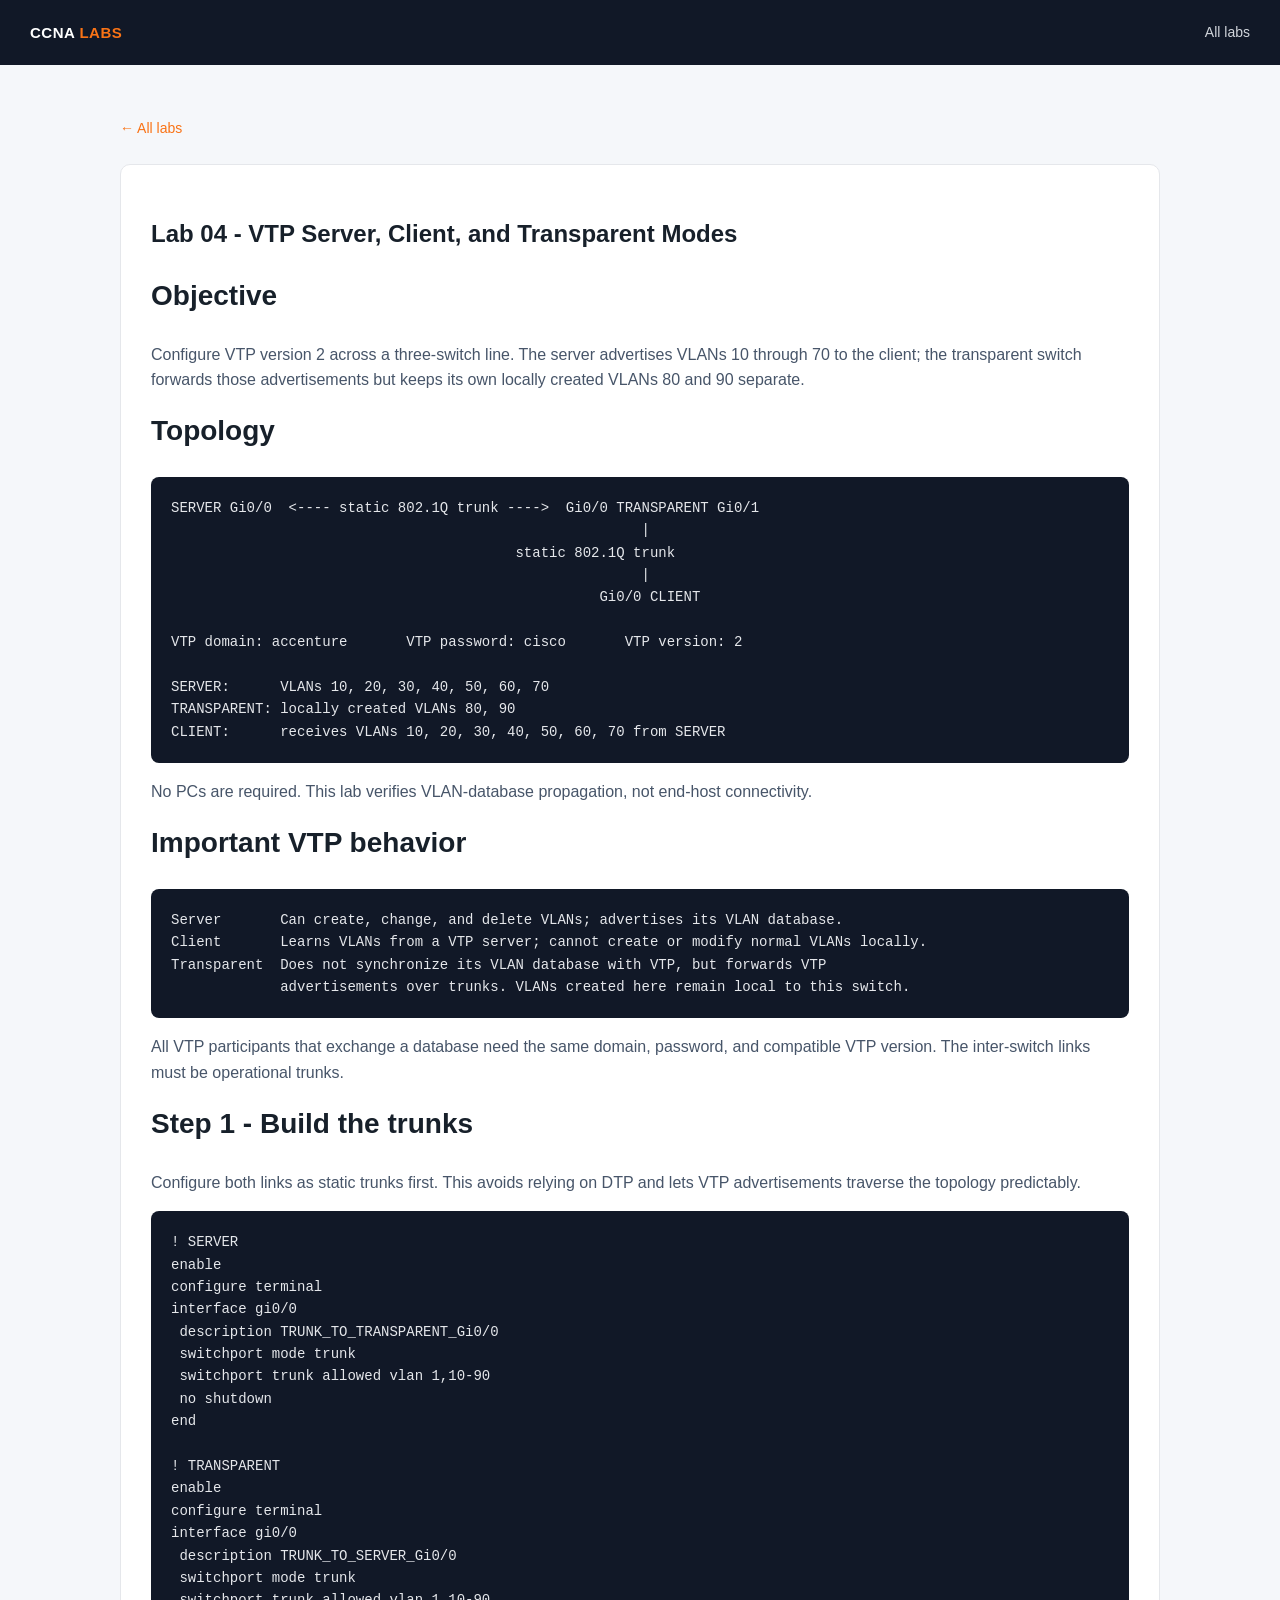
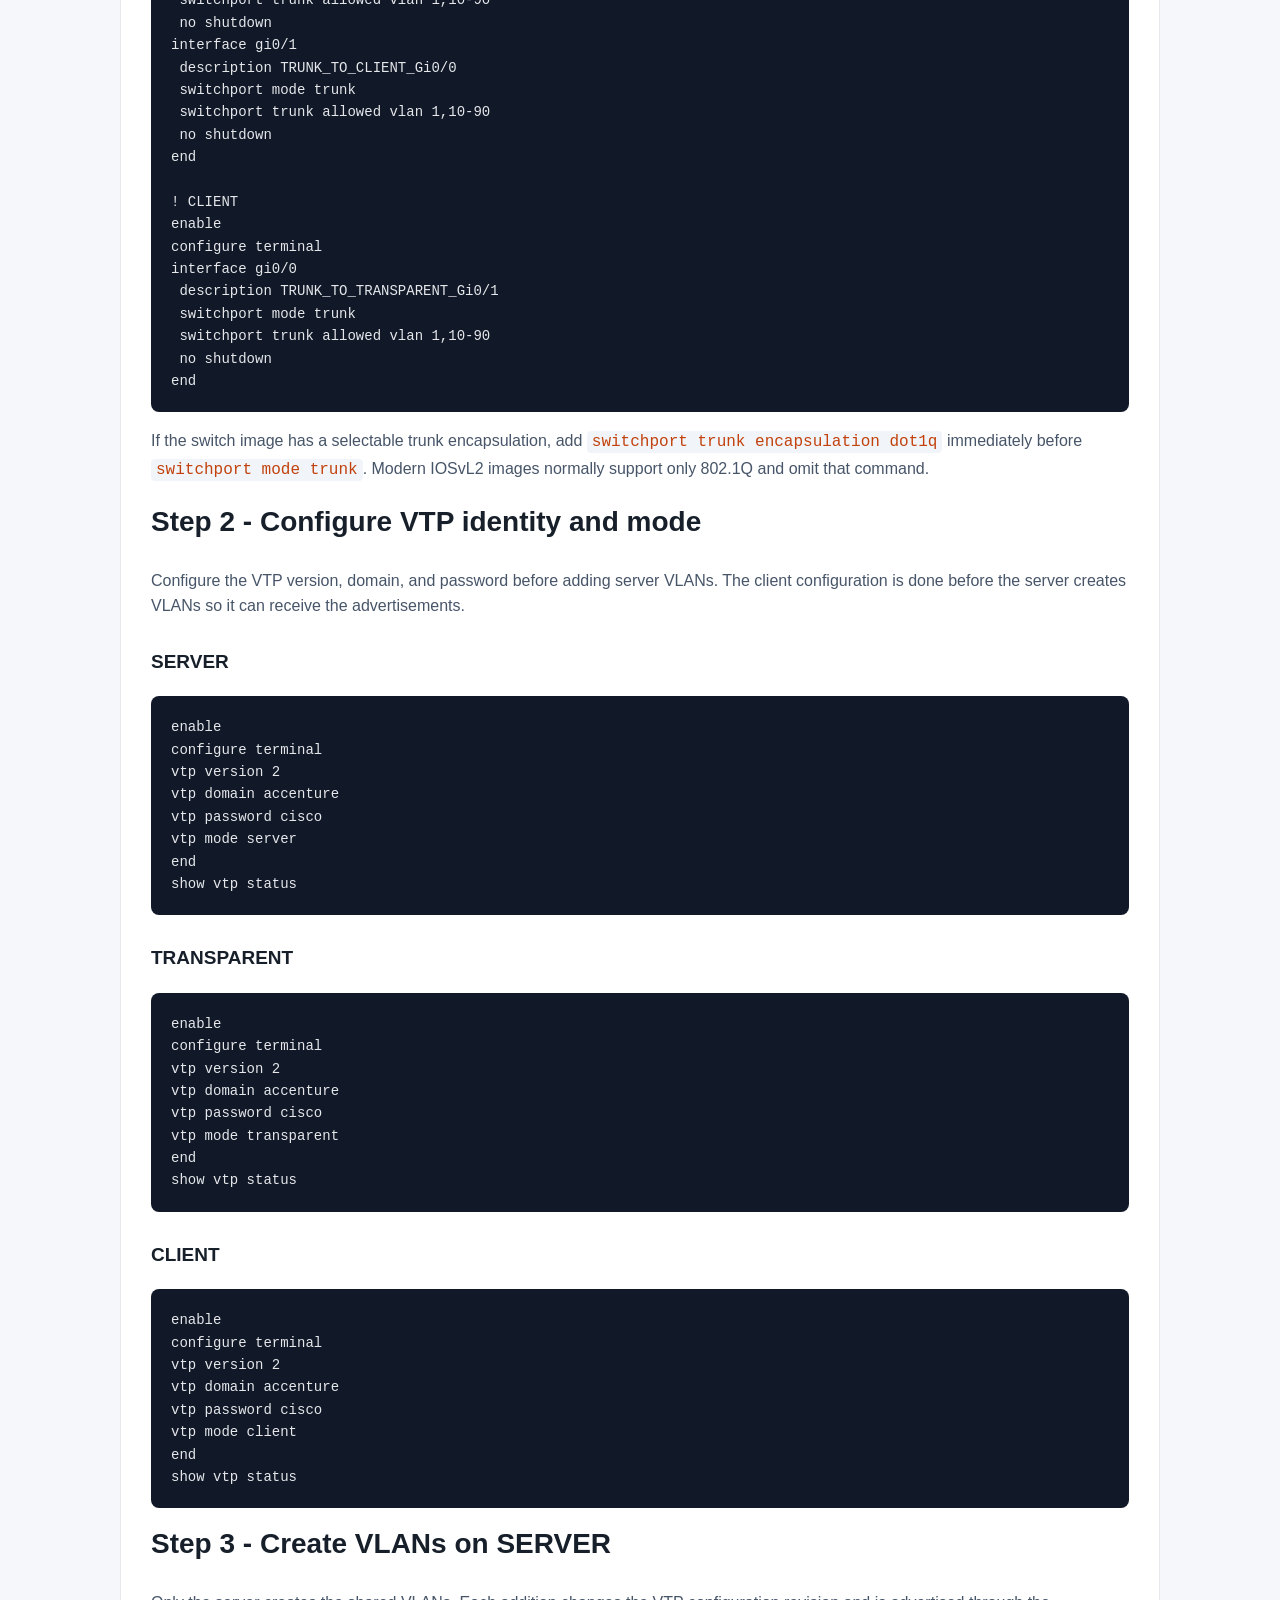
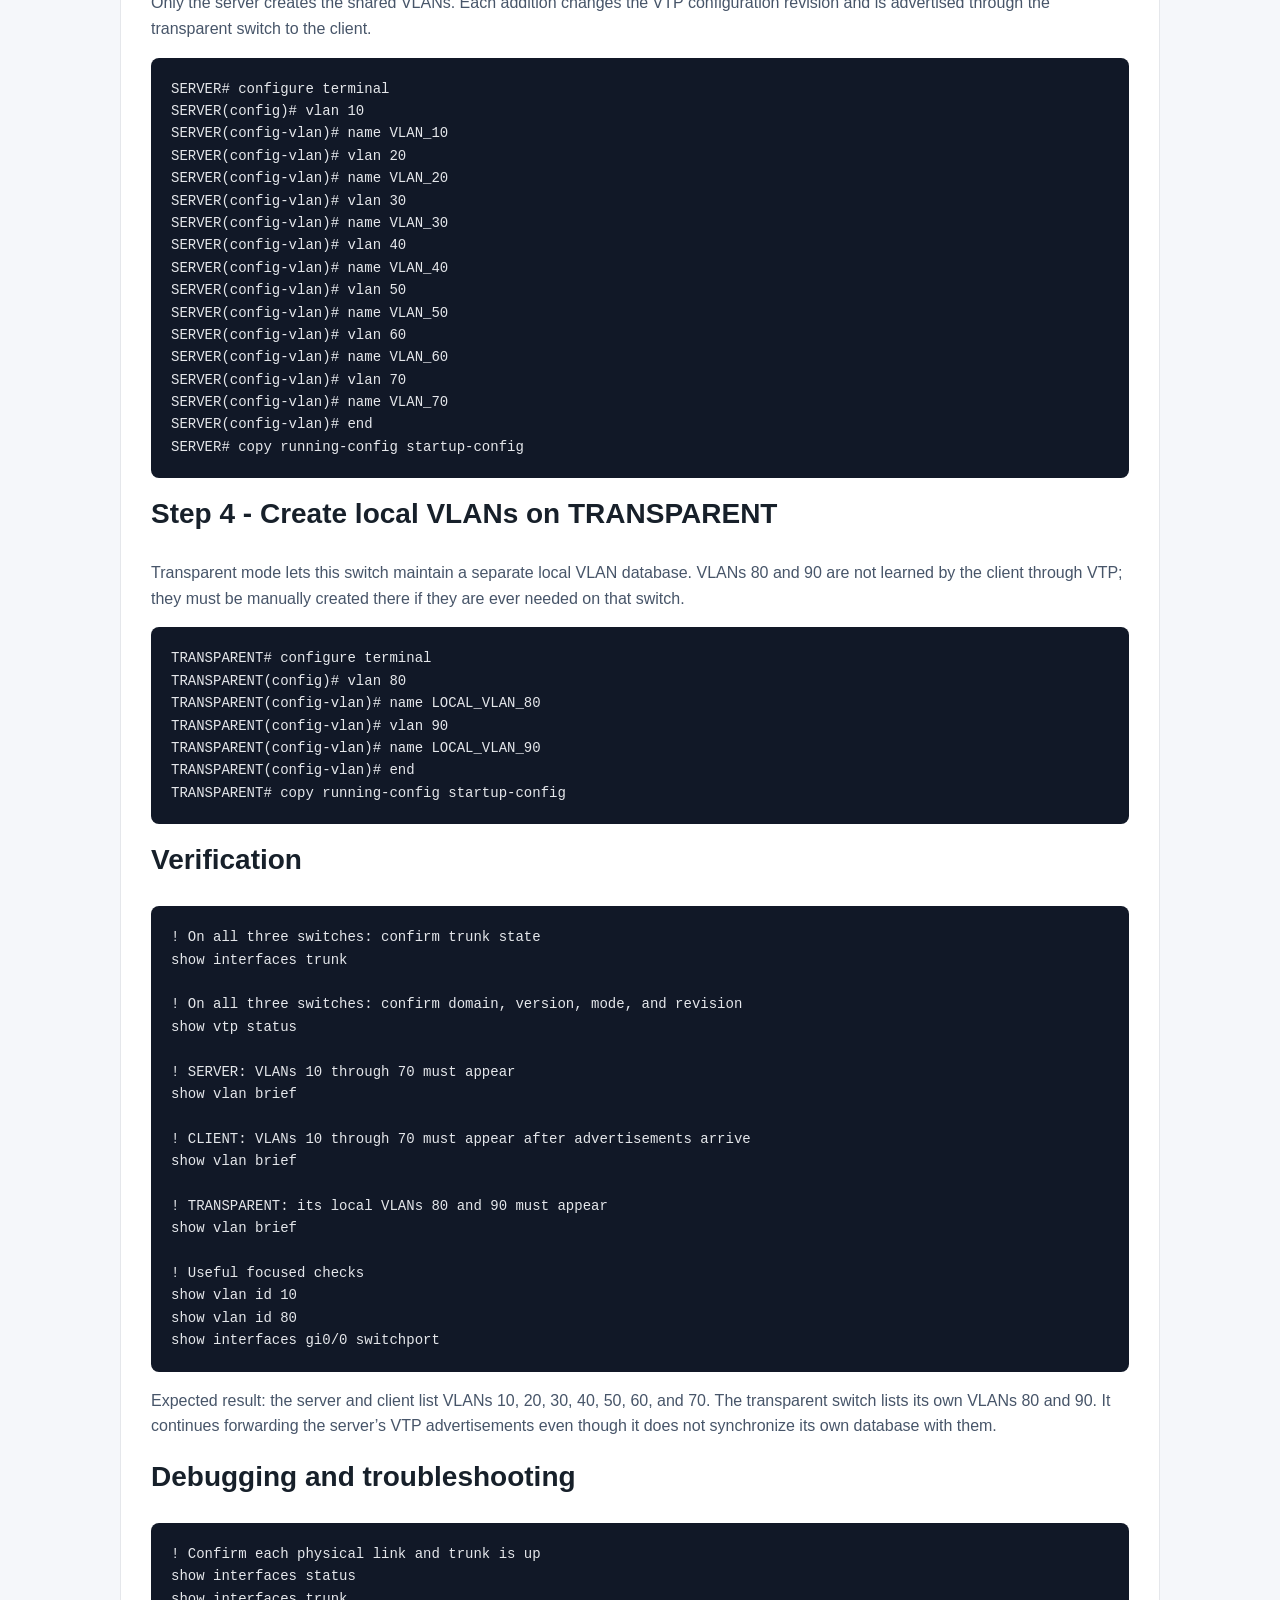
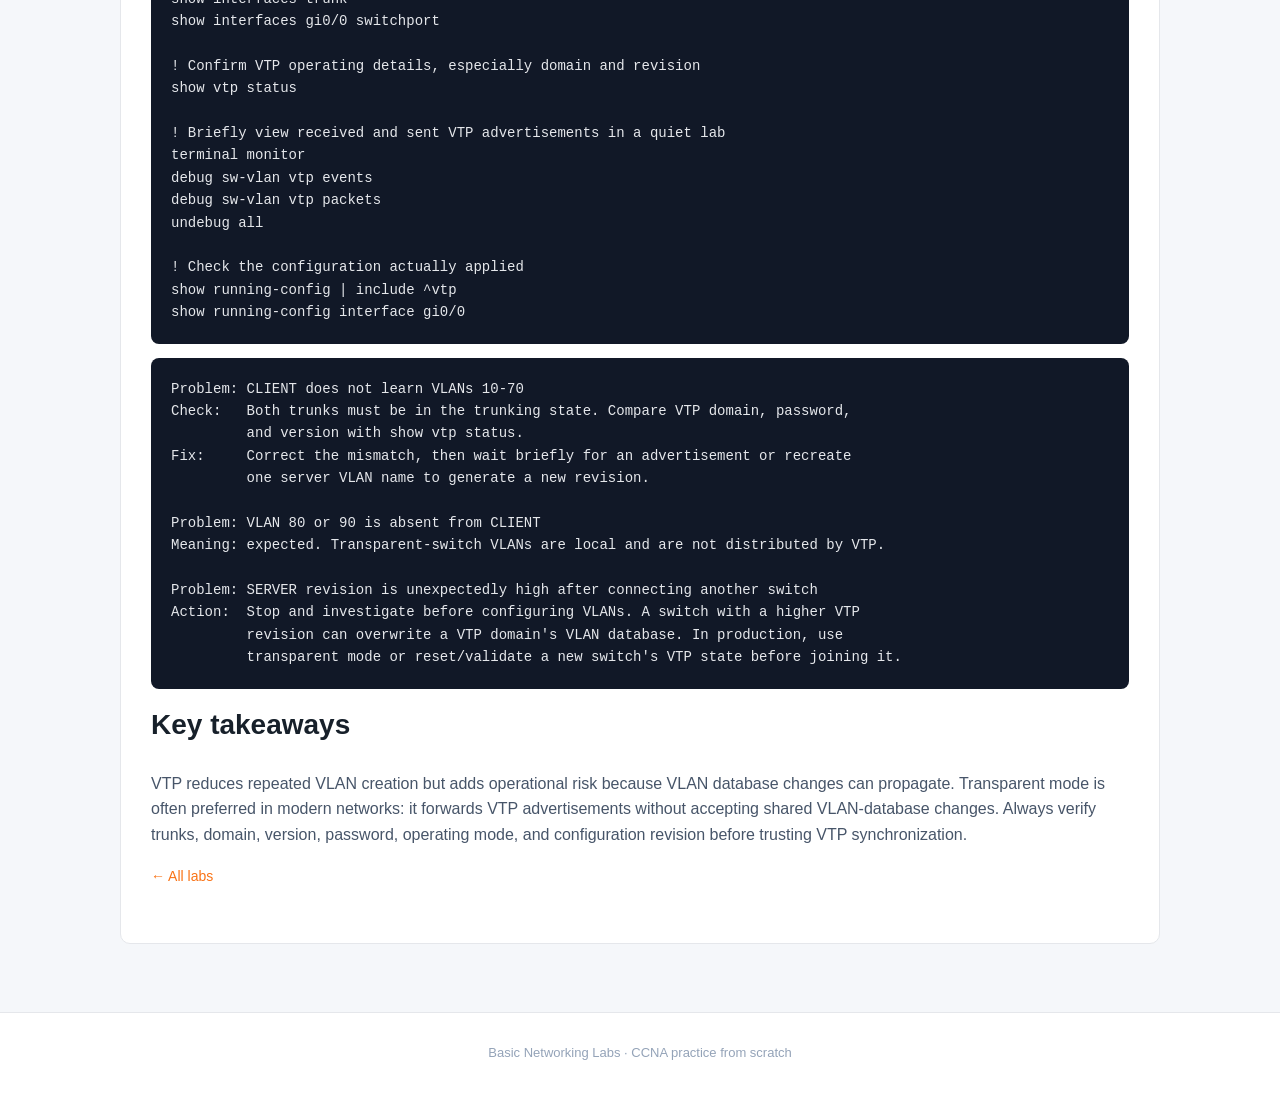
<file: labs/lab-04-vtp-modes.html>
<!DOCTYPE html>
<html lang="en">
<head>
    <meta charset="UTF-8">
    <meta name="viewport" content="width=device-width, initial-scale=1.0">
    <meta name="description" content="CCNA VTP server, client, and transparent mode lab.">
    <title>Lab 04 - VTP Modes</title>
    <link rel="stylesheet" href="../style.css">
</head>
<body>
<nav class="nav"><a class="brand" href="../index.html">CCNA <b>LABS</b></a><div class="navlinks"><a href="index.html">All labs</a></div></nav>
<main class="wrap"><a class="back" href="index.html">← All labs</a><article class="lesson">

<h1>Lab 04 - VTP Server, Client, and Transparent Modes</h1>

<h2>Objective</h2>
<p>Configure VTP version 2 across a three-switch line. The server advertises VLANs 10 through 70 to the client; the transparent switch forwards those advertisements but keeps its own locally created VLANs 80 and 90 separate.</p>

<h2>Topology</h2>
<pre>
SERVER Gi0/0  &lt;---- static 802.1Q trunk ----&gt;  Gi0/0 TRANSPARENT Gi0/1
                                                        |
                                         static 802.1Q trunk
                                                        |
                                                   Gi0/0 CLIENT

VTP domain: accenture       VTP password: cisco       VTP version: 2

SERVER:      VLANs 10, 20, 30, 40, 50, 60, 70
TRANSPARENT: locally created VLANs 80, 90
CLIENT:      receives VLANs 10, 20, 30, 40, 50, 60, 70 from SERVER
</pre>
<p>No PCs are required. This lab verifies VLAN-database propagation, not end-host connectivity.</p>

<h2>Important VTP behavior</h2>
<pre>
Server       Can create, change, and delete VLANs; advertises its VLAN database.
Client       Learns VLANs from a VTP server; cannot create or modify normal VLANs locally.
Transparent  Does not synchronize its VLAN database with VTP, but forwards VTP
             advertisements over trunks. VLANs created here remain local to this switch.
</pre>
<p>All VTP participants that exchange a database need the same domain, password, and compatible VTP version. The inter-switch links must be operational trunks.</p>

<h2>Step 1 - Build the trunks</h2>
<p>Configure both links as static trunks first. This avoids relying on DTP and lets VTP advertisements traverse the topology predictably.</p>
<pre>
! SERVER
enable
configure terminal
interface gi0/0
 description TRUNK_TO_TRANSPARENT_Gi0/0
 switchport mode trunk
 switchport trunk allowed vlan 1,10-90
 no shutdown
end

! TRANSPARENT
enable
configure terminal
interface gi0/0
 description TRUNK_TO_SERVER_Gi0/0
 switchport mode trunk
 switchport trunk allowed vlan 1,10-90
 no shutdown
interface gi0/1
 description TRUNK_TO_CLIENT_Gi0/0
 switchport mode trunk
 switchport trunk allowed vlan 1,10-90
 no shutdown
end

! CLIENT
enable
configure terminal
interface gi0/0
 description TRUNK_TO_TRANSPARENT_Gi0/1
 switchport mode trunk
 switchport trunk allowed vlan 1,10-90
 no shutdown
end
</pre>
<p>If the switch image has a selectable trunk encapsulation, add <code>switchport trunk encapsulation dot1q</code> immediately before <code>switchport mode trunk</code>. Modern IOSvL2 images normally support only 802.1Q and omit that command.</p>

<h2>Step 2 - Configure VTP identity and mode</h2>
<p>Configure the VTP version, domain, and password before adding server VLANs. The client configuration is done before the server creates VLANs so it can receive the advertisements.</p>

<h3>SERVER</h3>
<pre>
enable
configure terminal
vtp version 2
vtp domain accenture
vtp password cisco
vtp mode server
end
show vtp status
</pre>

<h3>TRANSPARENT</h3>
<pre>
enable
configure terminal
vtp version 2
vtp domain accenture
vtp password cisco
vtp mode transparent
end
show vtp status
</pre>

<h3>CLIENT</h3>
<pre>
enable
configure terminal
vtp version 2
vtp domain accenture
vtp password cisco
vtp mode client
end
show vtp status
</pre>

<h2>Step 3 - Create VLANs on SERVER</h2>
<p>Only the server creates the shared VLANs. Each addition changes the VTP configuration revision and is advertised through the transparent switch to the client.</p>
<pre>
SERVER# configure terminal
SERVER(config)# vlan 10
SERVER(config-vlan)# name VLAN_10
SERVER(config-vlan)# vlan 20
SERVER(config-vlan)# name VLAN_20
SERVER(config-vlan)# vlan 30
SERVER(config-vlan)# name VLAN_30
SERVER(config-vlan)# vlan 40
SERVER(config-vlan)# name VLAN_40
SERVER(config-vlan)# vlan 50
SERVER(config-vlan)# name VLAN_50
SERVER(config-vlan)# vlan 60
SERVER(config-vlan)# name VLAN_60
SERVER(config-vlan)# vlan 70
SERVER(config-vlan)# name VLAN_70
SERVER(config-vlan)# end
SERVER# copy running-config startup-config
</pre>

<h2>Step 4 - Create local VLANs on TRANSPARENT</h2>
<p>Transparent mode lets this switch maintain a separate local VLAN database. VLANs 80 and 90 are not learned by the client through VTP; they must be manually created there if they are ever needed on that switch.</p>
<pre>
TRANSPARENT# configure terminal
TRANSPARENT(config)# vlan 80
TRANSPARENT(config-vlan)# name LOCAL_VLAN_80
TRANSPARENT(config-vlan)# vlan 90
TRANSPARENT(config-vlan)# name LOCAL_VLAN_90
TRANSPARENT(config-vlan)# end
TRANSPARENT# copy running-config startup-config
</pre>

<h2>Verification</h2>
<pre>
! On all three switches: confirm trunk state
show interfaces trunk

! On all three switches: confirm domain, version, mode, and revision
show vtp status

! SERVER: VLANs 10 through 70 must appear
show vlan brief

! CLIENT: VLANs 10 through 70 must appear after advertisements arrive
show vlan brief

! TRANSPARENT: its local VLANs 80 and 90 must appear
show vlan brief

! Useful focused checks
show vlan id 10
show vlan id 80
show interfaces gi0/0 switchport
</pre>
<p>Expected result: the server and client list VLANs 10, 20, 30, 40, 50, 60, and 70. The transparent switch lists its own VLANs 80 and 90. It continues forwarding the server’s VTP advertisements even though it does not synchronize its own database with them.</p>

<h2>Debugging and troubleshooting</h2>
<pre>
! Confirm each physical link and trunk is up
show interfaces status
show interfaces trunk
show interfaces gi0/0 switchport

! Confirm VTP operating details, especially domain and revision
show vtp status

! Briefly view received and sent VTP advertisements in a quiet lab
terminal monitor
debug sw-vlan vtp events
debug sw-vlan vtp packets
undebug all

! Check the configuration actually applied
show running-config | include ^vtp
show running-config interface gi0/0
</pre>
<pre>
Problem: CLIENT does not learn VLANs 10-70
Check:   Both trunks must be in the trunking state. Compare VTP domain, password,
         and version with show vtp status.
Fix:     Correct the mismatch, then wait briefly for an advertisement or recreate
         one server VLAN name to generate a new revision.

Problem: VLAN 80 or 90 is absent from CLIENT
Meaning: expected. Transparent-switch VLANs are local and are not distributed by VTP.

Problem: SERVER revision is unexpectedly high after connecting another switch
Action:  Stop and investigate before configuring VLANs. A switch with a higher VTP
         revision can overwrite a VTP domain's VLAN database. In production, use
         transparent mode or reset/validate a new switch's VTP state before joining it.
</pre>

<h2>Key takeaways</h2>
<p>VTP reduces repeated VLAN creation but adds operational risk because VLAN database changes can propagate. Transparent mode is often preferred in modern networks: it forwards VTP advertisements without accepting shared VLAN-database changes. Always verify trunks, domain, version, password, operating mode, and configuration revision before trusting VTP synchronization.</p>

<a class="back" href="index.html">← All labs</a>
</article></main>
<footer>Basic Networking Labs · CCNA practice from scratch</footer>
</body>
</html>
</file>
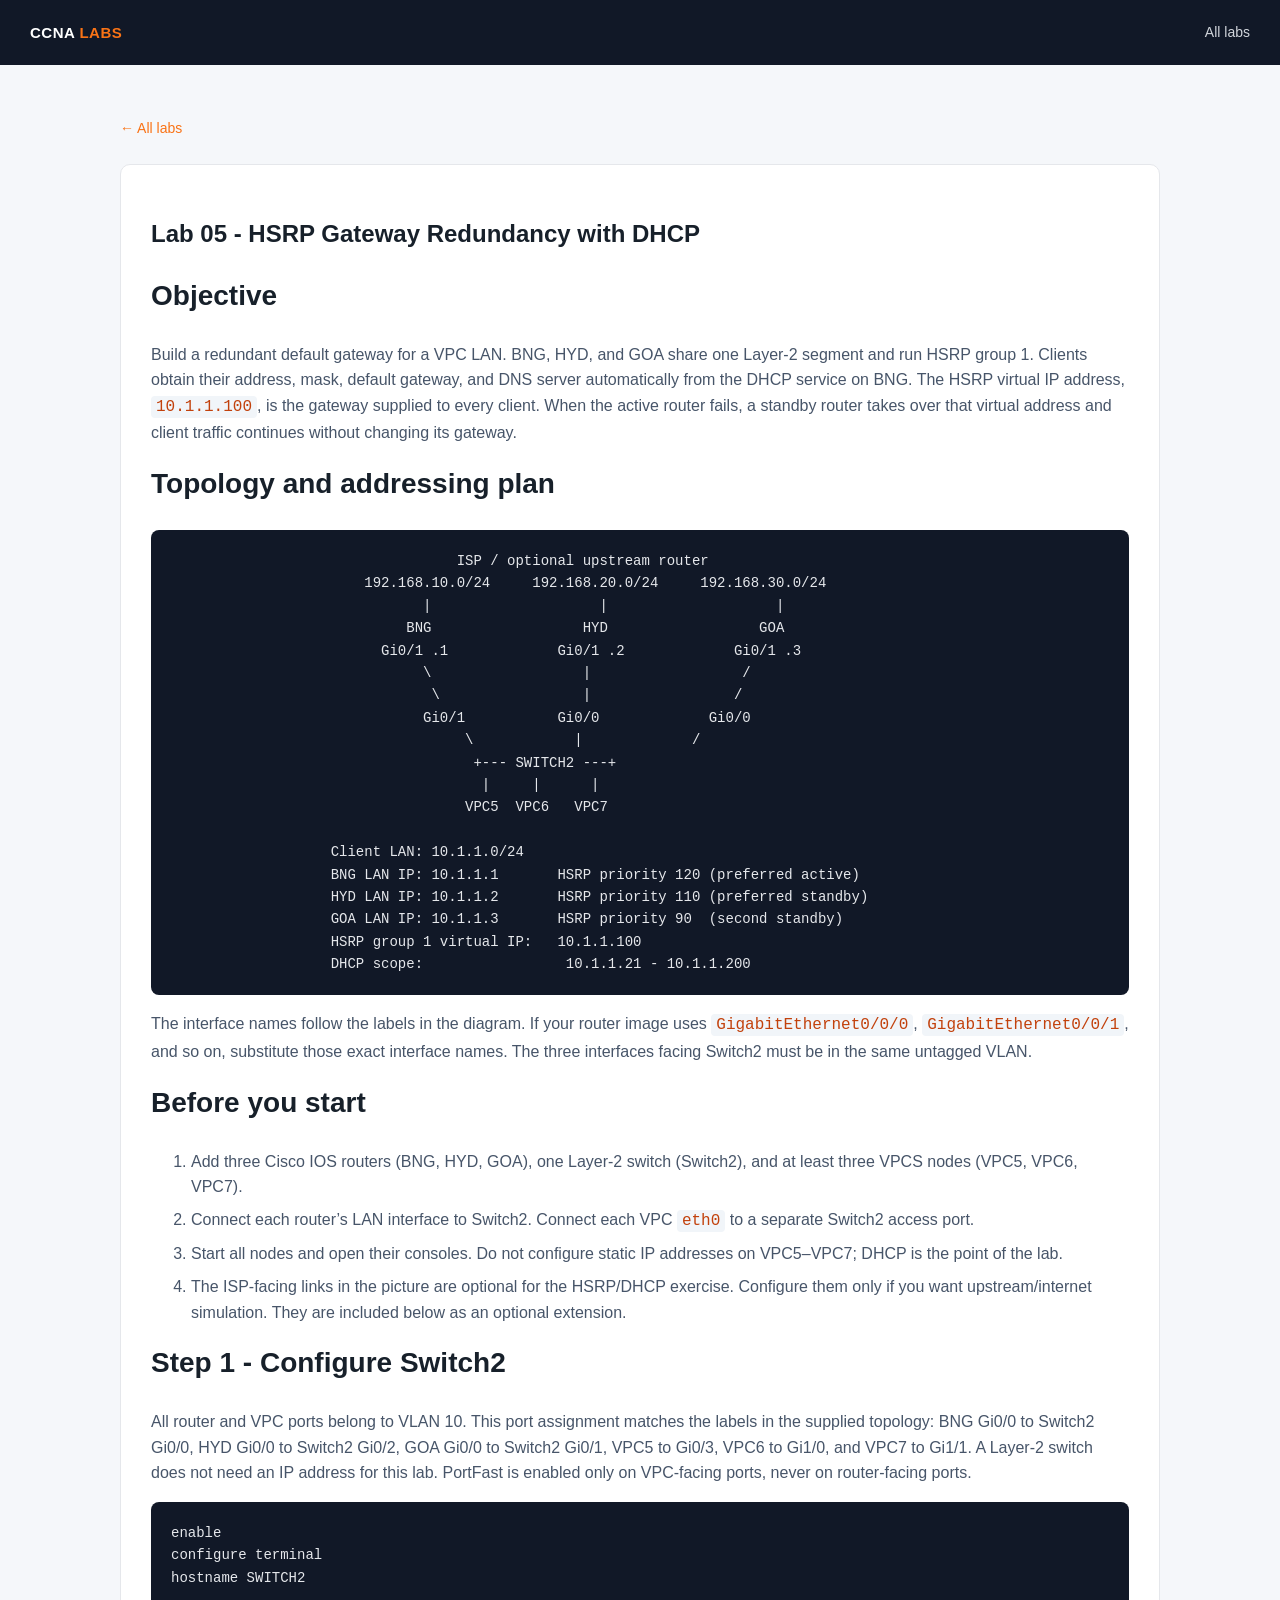
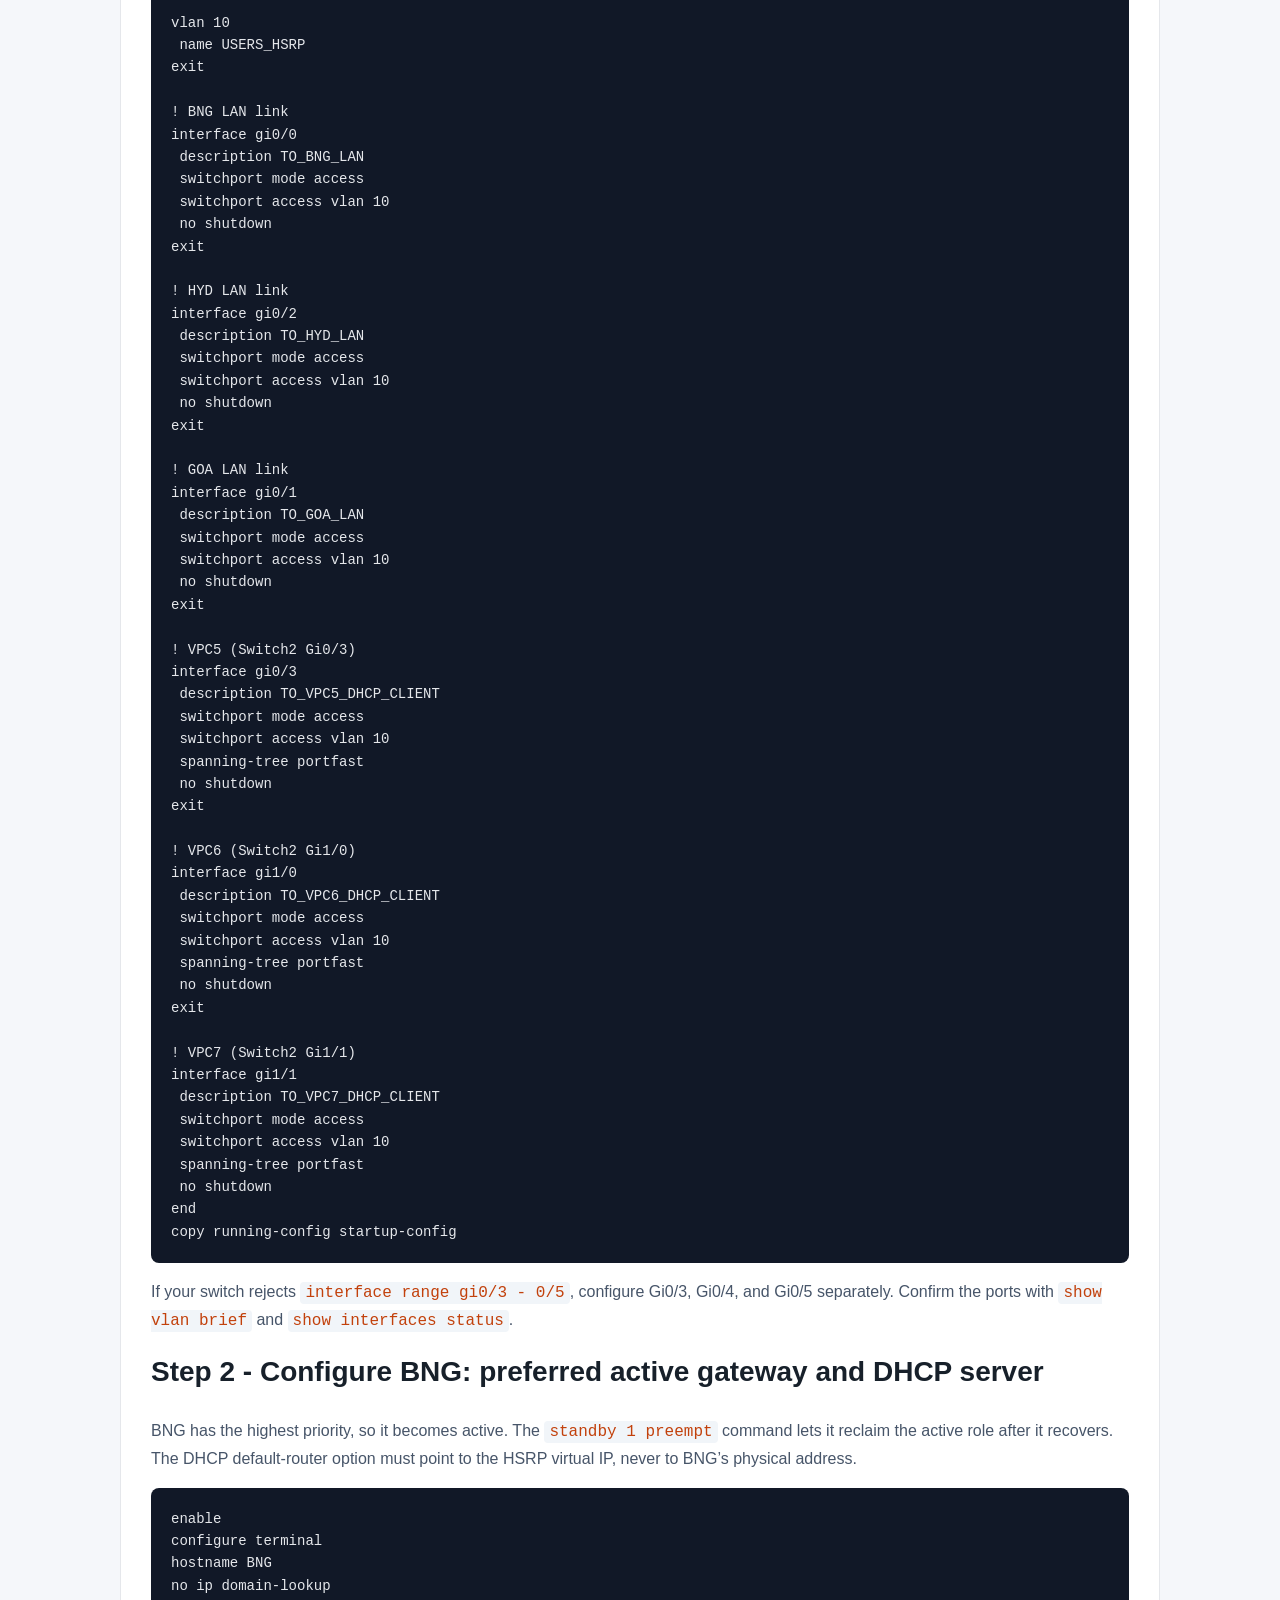
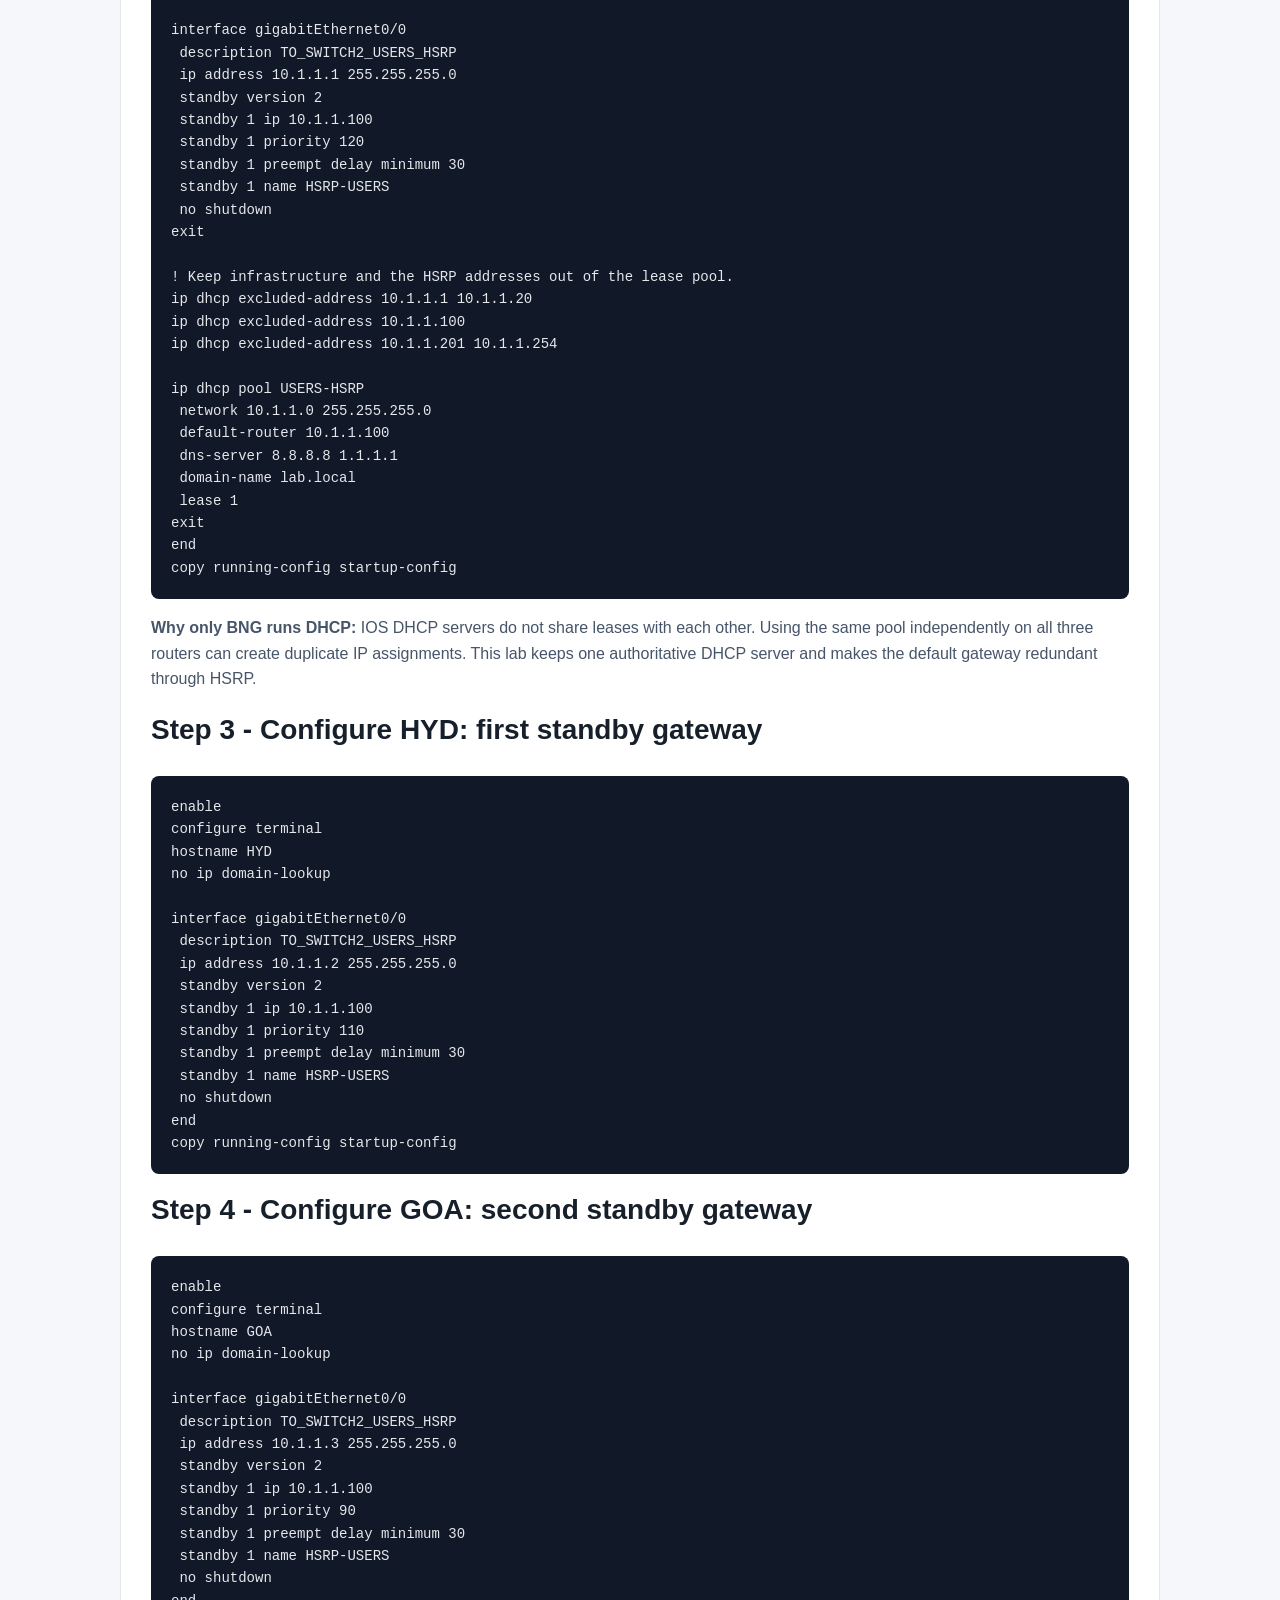
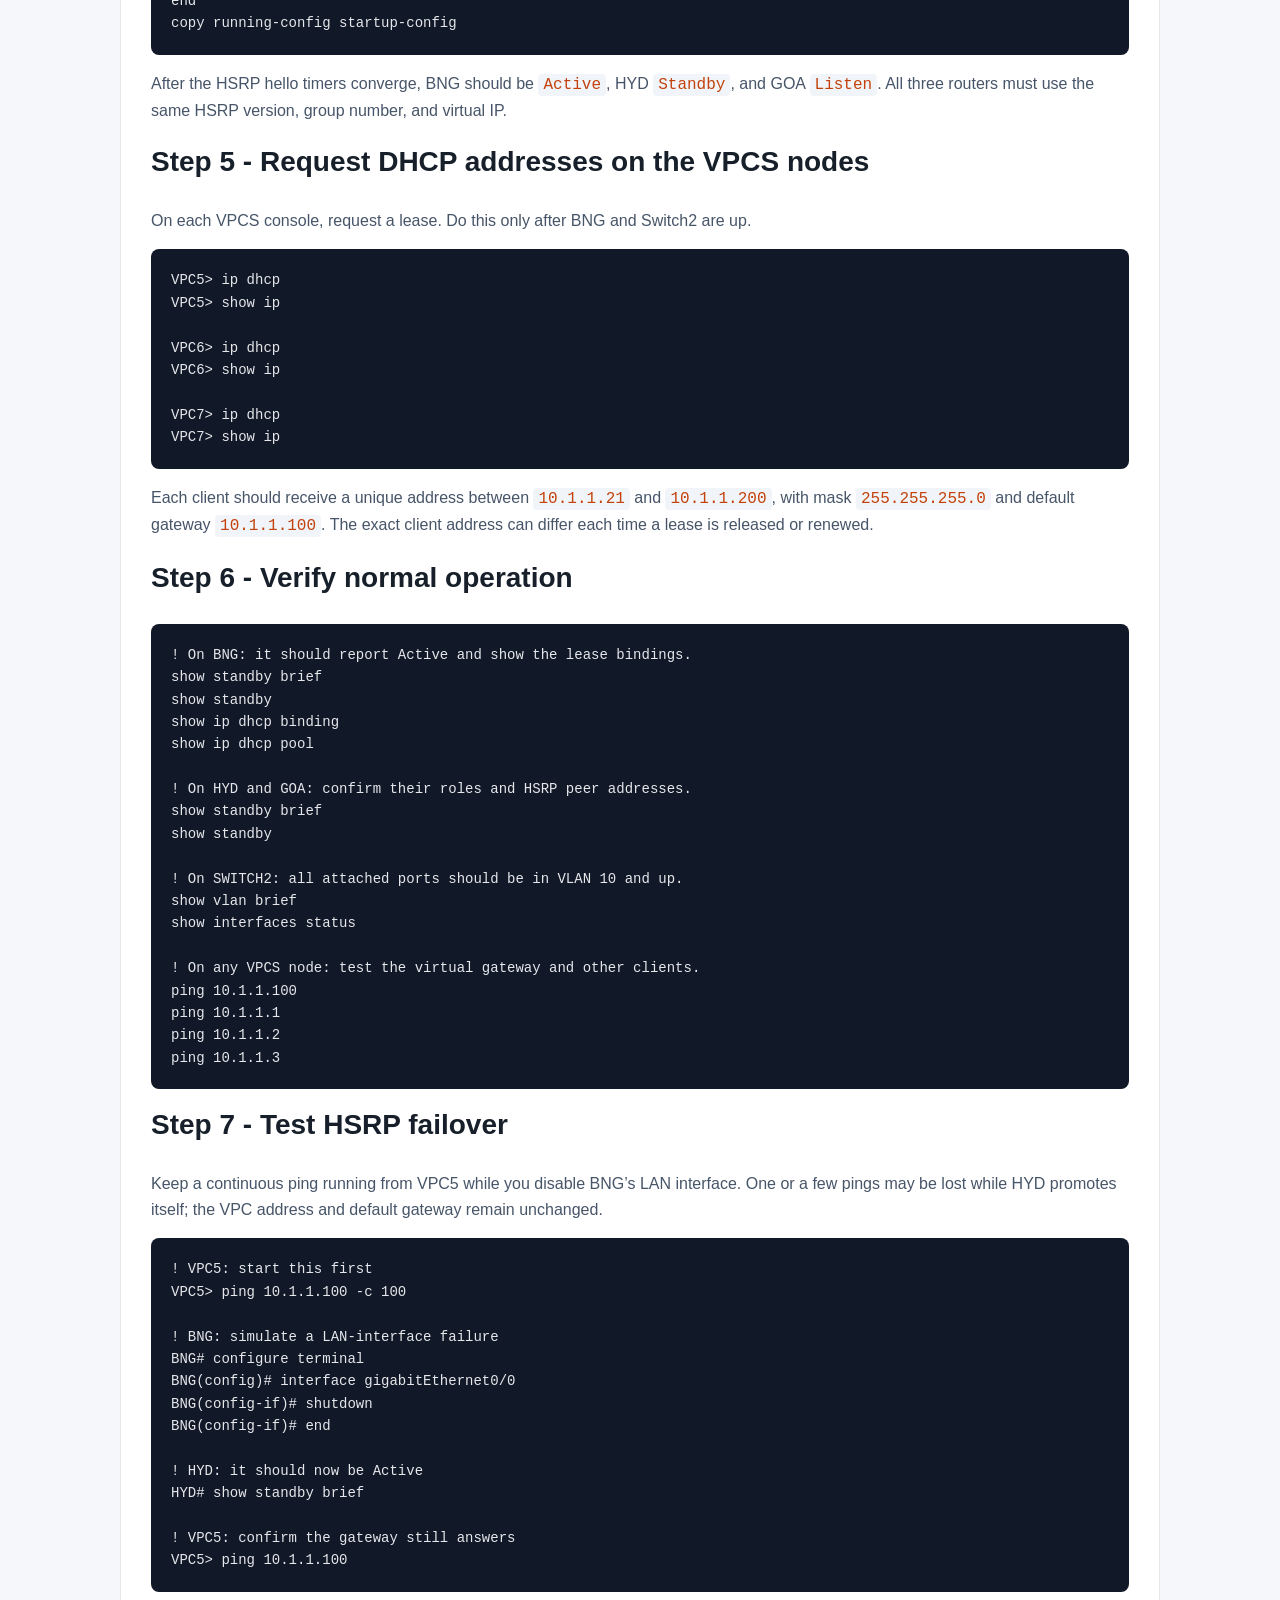
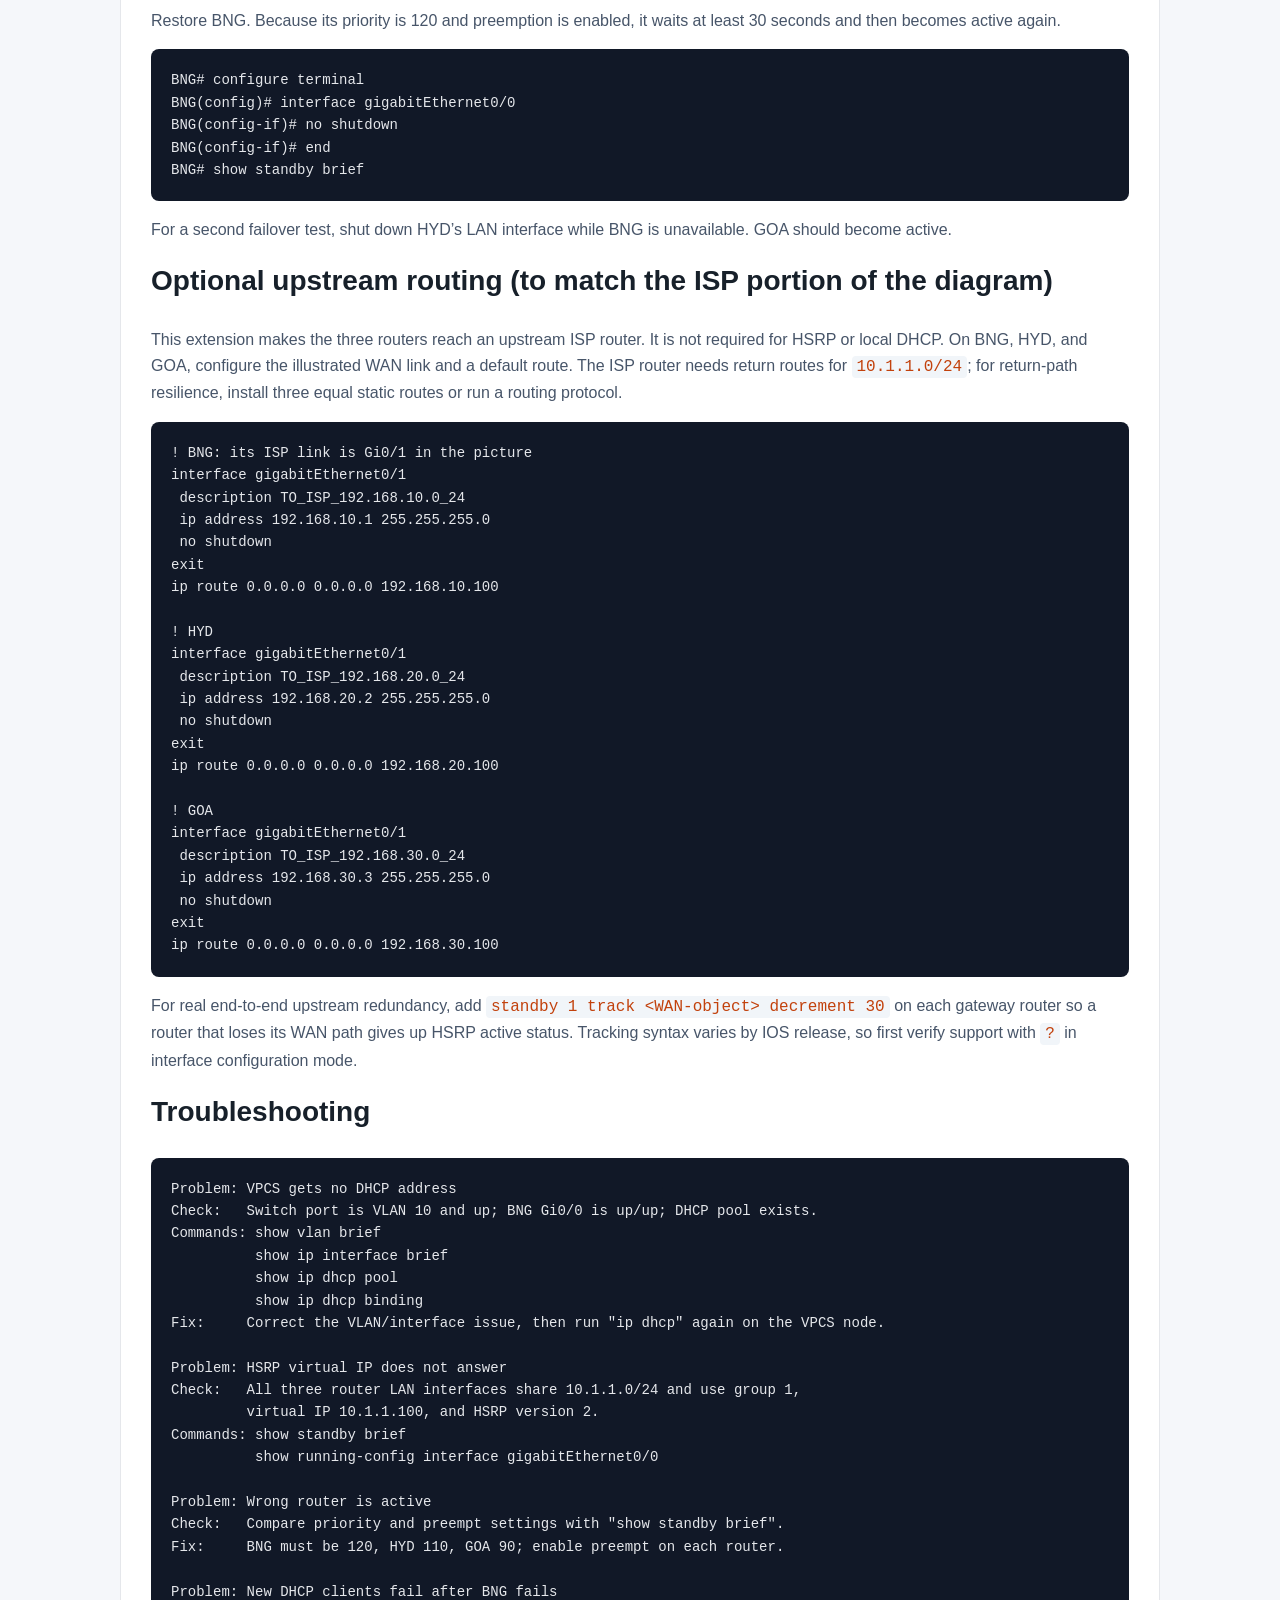
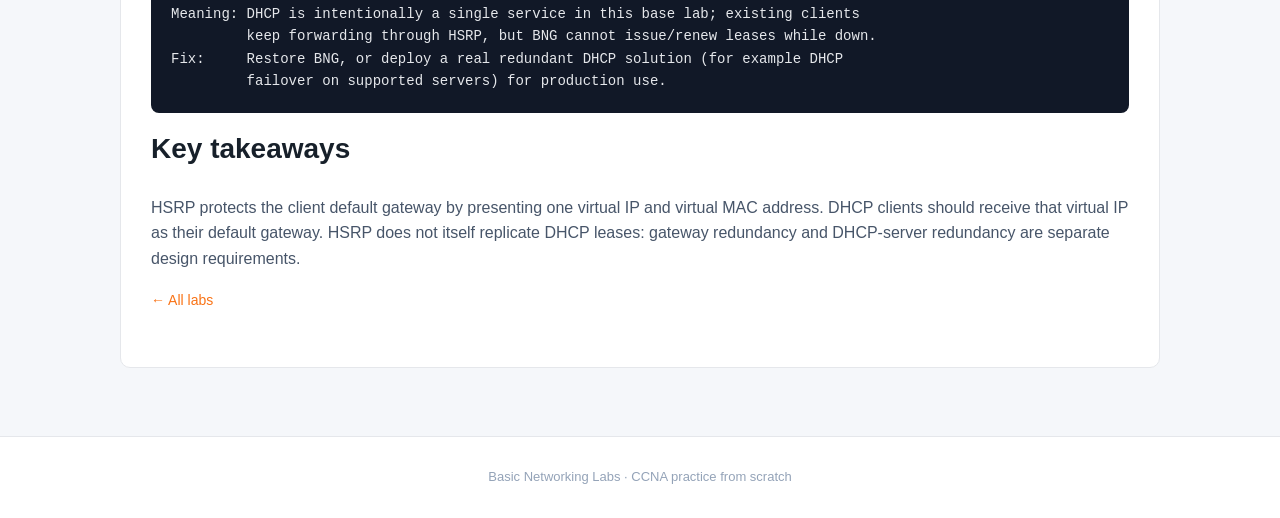
<file: labs/lab-05-hsrp-dhcp-redundancy.html>
<!DOCTYPE html>
<html lang="en">
<head>
    <meta charset="UTF-8">
    <meta name="viewport" content="width=device-width, initial-scale=1.0">
    <meta name="description" content="CCNA HSRP gateway redundancy with Cisco IOS DHCP and VPCS clients.">
    <title>Lab 05 - HSRP and DHCP Redundancy</title>
    <link rel="stylesheet" href="../style.css">
</head>
<body>
<nav class="nav"><a class="brand" href="../index.html">CCNA <b>LABS</b></a><div class="navlinks"><a href="index.html">All labs</a></div></nav>
<main class="wrap"><a class="back" href="index.html">← All labs</a><article class="lesson">

<h1>Lab 05 - HSRP Gateway Redundancy with DHCP</h1>

<h2>Objective</h2>
<p>Build a redundant default gateway for a VPC LAN. BNG, HYD, and GOA share one Layer-2 segment and run HSRP group 1. Clients obtain their address, mask, default gateway, and DNS server automatically from the DHCP service on BNG. The HSRP virtual IP address, <code>10.1.1.100</code>, is the gateway supplied to every client. When the active router fails, a standby router takes over that virtual address and client traffic continues without changing its gateway.</p>

<h2>Topology and addressing plan</h2>
<pre>
                                  ISP / optional upstream router
                       192.168.10.0/24     192.168.20.0/24     192.168.30.0/24
                              |                    |                    |
                            BNG                  HYD                  GOA
                         Gi0/1 .1             Gi0/1 .2             Gi0/1 .3
                              \                  |                  /
                               \                 |                 /
                              Gi0/1           Gi0/0             Gi0/0
                                   \            |             /
                                    +--- SWITCH2 ---+
                                     |     |      |
                                   VPC5  VPC6   VPC7

                   Client LAN: 10.1.1.0/24
                   BNG LAN IP: 10.1.1.1       HSRP priority 120 (preferred active)
                   HYD LAN IP: 10.1.1.2       HSRP priority 110 (preferred standby)
                   GOA LAN IP: 10.1.1.3       HSRP priority 90  (second standby)
                   HSRP group 1 virtual IP:   10.1.1.100
                   DHCP scope:                 10.1.1.21 - 10.1.1.200
</pre>
<p>The interface names follow the labels in the diagram. If your router image uses <code>GigabitEthernet0/0/0</code>, <code>GigabitEthernet0/0/1</code>, and so on, substitute those exact interface names. The three interfaces facing Switch2 must be in the same untagged VLAN.</p>

<h2>Before you start</h2>
<ol>
    <li>Add three Cisco IOS routers (BNG, HYD, GOA), one Layer-2 switch (Switch2), and at least three VPCS nodes (VPC5, VPC6, VPC7).</li>
    <li>Connect each router’s LAN interface to Switch2. Connect each VPC <code>eth0</code> to a separate Switch2 access port.</li>
    <li>Start all nodes and open their consoles. Do not configure static IP addresses on VPC5–VPC7; DHCP is the point of the lab.</li>
    <li>The ISP-facing links in the picture are optional for the HSRP/DHCP exercise. Configure them only if you want upstream/internet simulation. They are included below as an optional extension.</li>
</ol>

<h2>Step 1 - Configure Switch2</h2>
<p>All router and VPC ports belong to VLAN 10. This port assignment matches the labels in the supplied topology: BNG Gi0/0 to Switch2 Gi0/0, HYD Gi0/0 to Switch2 Gi0/2, GOA Gi0/0 to Switch2 Gi0/1, VPC5 to Gi0/3, VPC6 to Gi1/0, and VPC7 to Gi1/1. A Layer-2 switch does not need an IP address for this lab. PortFast is enabled only on VPC-facing ports, never on router-facing ports.</p>
<pre>
enable
configure terminal
hostname SWITCH2

vlan 10
 name USERS_HSRP
exit

! BNG LAN link
interface gi0/0
 description TO_BNG_LAN
 switchport mode access
 switchport access vlan 10
 no shutdown
exit

! HYD LAN link
interface gi0/2
 description TO_HYD_LAN
 switchport mode access
 switchport access vlan 10
 no shutdown
exit

! GOA LAN link
interface gi0/1
 description TO_GOA_LAN
 switchport mode access
 switchport access vlan 10
 no shutdown
exit

! VPC5 (Switch2 Gi0/3)
interface gi0/3
 description TO_VPC5_DHCP_CLIENT
 switchport mode access
 switchport access vlan 10
 spanning-tree portfast
 no shutdown
exit

! VPC6 (Switch2 Gi1/0)
interface gi1/0
 description TO_VPC6_DHCP_CLIENT
 switchport mode access
 switchport access vlan 10
 spanning-tree portfast
 no shutdown
exit

! VPC7 (Switch2 Gi1/1)
interface gi1/1
 description TO_VPC7_DHCP_CLIENT
 switchport mode access
 switchport access vlan 10
 spanning-tree portfast
 no shutdown
end
copy running-config startup-config
</pre>
<p>If your switch rejects <code>interface range gi0/3 - 0/5</code>, configure Gi0/3, Gi0/4, and Gi0/5 separately. Confirm the ports with <code>show vlan brief</code> and <code>show interfaces status</code>.</p>

<h2>Step 2 - Configure BNG: preferred active gateway and DHCP server</h2>
<p>BNG has the highest priority, so it becomes active. The <code>standby 1 preempt</code> command lets it reclaim the active role after it recovers. The DHCP default-router option must point to the HSRP virtual IP, never to BNG’s physical address.</p>
<pre>
enable
configure terminal
hostname BNG
no ip domain-lookup

interface gigabitEthernet0/0
 description TO_SWITCH2_USERS_HSRP
 ip address 10.1.1.1 255.255.255.0
 standby version 2
 standby 1 ip 10.1.1.100
 standby 1 priority 120
 standby 1 preempt delay minimum 30
 standby 1 name HSRP-USERS
 no shutdown
exit

! Keep infrastructure and the HSRP addresses out of the lease pool.
ip dhcp excluded-address 10.1.1.1 10.1.1.20
ip dhcp excluded-address 10.1.1.100
ip dhcp excluded-address 10.1.1.201 10.1.1.254

ip dhcp pool USERS-HSRP
 network 10.1.1.0 255.255.255.0
 default-router 10.1.1.100
 dns-server 8.8.8.8 1.1.1.1
 domain-name lab.local
 lease 1
exit
end
copy running-config startup-config
</pre>
<p><strong>Why only BNG runs DHCP:</strong> IOS DHCP servers do not share leases with each other. Using the same pool independently on all three routers can create duplicate IP assignments. This lab keeps one authoritative DHCP server and makes the default gateway redundant through HSRP.</p>

<h2>Step 3 - Configure HYD: first standby gateway</h2>
<pre>
enable
configure terminal
hostname HYD
no ip domain-lookup

interface gigabitEthernet0/0
 description TO_SWITCH2_USERS_HSRP
 ip address 10.1.1.2 255.255.255.0
 standby version 2
 standby 1 ip 10.1.1.100
 standby 1 priority 110
 standby 1 preempt delay minimum 30
 standby 1 name HSRP-USERS
 no shutdown
end
copy running-config startup-config
</pre>

<h2>Step 4 - Configure GOA: second standby gateway</h2>
<pre>
enable
configure terminal
hostname GOA
no ip domain-lookup

interface gigabitEthernet0/0
 description TO_SWITCH2_USERS_HSRP
 ip address 10.1.1.3 255.255.255.0
 standby version 2
 standby 1 ip 10.1.1.100
 standby 1 priority 90
 standby 1 preempt delay minimum 30
 standby 1 name HSRP-USERS
 no shutdown
end
copy running-config startup-config
</pre>
<p>After the HSRP hello timers converge, BNG should be <code>Active</code>, HYD <code>Standby</code>, and GOA <code>Listen</code>. All three routers must use the same HSRP version, group number, and virtual IP.</p>

<h2>Step 5 - Request DHCP addresses on the VPCS nodes</h2>
<p>On each VPCS console, request a lease. Do this only after BNG and Switch2 are up.</p>
<pre>
VPC5&gt; ip dhcp
VPC5&gt; show ip

VPC6&gt; ip dhcp
VPC6&gt; show ip

VPC7&gt; ip dhcp
VPC7&gt; show ip
</pre>
<p>Each client should receive a unique address between <code>10.1.1.21</code> and <code>10.1.1.200</code>, with mask <code>255.255.255.0</code> and default gateway <code>10.1.1.100</code>. The exact client address can differ each time a lease is released or renewed.</p>

<h2>Step 6 - Verify normal operation</h2>
<pre>
! On BNG: it should report Active and show the lease bindings.
show standby brief
show standby
show ip dhcp binding
show ip dhcp pool

! On HYD and GOA: confirm their roles and HSRP peer addresses.
show standby brief
show standby

! On SWITCH2: all attached ports should be in VLAN 10 and up.
show vlan brief
show interfaces status

! On any VPCS node: test the virtual gateway and other clients.
ping 10.1.1.100
ping 10.1.1.1
ping 10.1.1.2
ping 10.1.1.3
</pre>

<h2>Step 7 - Test HSRP failover</h2>
<p>Keep a continuous ping running from VPC5 while you disable BNG’s LAN interface. One or a few pings may be lost while HYD promotes itself; the VPC address and default gateway remain unchanged.</p>
<pre>
! VPC5: start this first
VPC5&gt; ping 10.1.1.100 -c 100

! BNG: simulate a LAN-interface failure
BNG# configure terminal
BNG(config)# interface gigabitEthernet0/0
BNG(config-if)# shutdown
BNG(config-if)# end

! HYD: it should now be Active
HYD# show standby brief

! VPC5: confirm the gateway still answers
VPC5&gt; ping 10.1.1.100
</pre>
<p>Restore BNG. Because its priority is 120 and preemption is enabled, it waits at least 30 seconds and then becomes active again.</p>
<pre>
BNG# configure terminal
BNG(config)# interface gigabitEthernet0/0
BNG(config-if)# no shutdown
BNG(config-if)# end
BNG# show standby brief
</pre>
<p>For a second failover test, shut down HYD’s LAN interface while BNG is unavailable. GOA should become active.</p>

<h2>Optional upstream routing (to match the ISP portion of the diagram)</h2>
<p>This extension makes the three routers reach an upstream ISP router. It is not required for HSRP or local DHCP. On BNG, HYD, and GOA, configure the illustrated WAN link and a default route. The ISP router needs return routes for <code>10.1.1.0/24</code>; for return-path resilience, install three equal static routes or run a routing protocol.</p>
<pre>
! BNG: its ISP link is Gi0/1 in the picture
interface gigabitEthernet0/1
 description TO_ISP_192.168.10.0_24
 ip address 192.168.10.1 255.255.255.0
 no shutdown
exit
ip route 0.0.0.0 0.0.0.0 192.168.10.100

! HYD
interface gigabitEthernet0/1
 description TO_ISP_192.168.20.0_24
 ip address 192.168.20.2 255.255.255.0
 no shutdown
exit
ip route 0.0.0.0 0.0.0.0 192.168.20.100

! GOA
interface gigabitEthernet0/1
 description TO_ISP_192.168.30.0_24
 ip address 192.168.30.3 255.255.255.0
 no shutdown
exit
ip route 0.0.0.0 0.0.0.0 192.168.30.100
</pre>
<p>For real end-to-end upstream redundancy, add <code>standby 1 track &lt;WAN-object&gt; decrement 30</code> on each gateway router so a router that loses its WAN path gives up HSRP active status. Tracking syntax varies by IOS release, so first verify support with <code>?</code> in interface configuration mode.</p>

<h2>Troubleshooting</h2>
<pre>
Problem: VPCS gets no DHCP address
Check:   Switch port is VLAN 10 and up; BNG Gi0/0 is up/up; DHCP pool exists.
Commands: show vlan brief
          show ip interface brief
          show ip dhcp pool
          show ip dhcp binding
Fix:     Correct the VLAN/interface issue, then run "ip dhcp" again on the VPCS node.

Problem: HSRP virtual IP does not answer
Check:   All three router LAN interfaces share 10.1.1.0/24 and use group 1,
         virtual IP 10.1.1.100, and HSRP version 2.
Commands: show standby brief
          show running-config interface gigabitEthernet0/0

Problem: Wrong router is active
Check:   Compare priority and preempt settings with "show standby brief".
Fix:     BNG must be 120, HYD 110, GOA 90; enable preempt on each router.

Problem: New DHCP clients fail after BNG fails
Meaning: DHCP is intentionally a single service in this base lab; existing clients
         keep forwarding through HSRP, but BNG cannot issue/renew leases while down.
Fix:     Restore BNG, or deploy a real redundant DHCP solution (for example DHCP
         failover on supported servers) for production use.
</pre>

<h2>Key takeaways</h2>
<p>HSRP protects the client default gateway by presenting one virtual IP and virtual MAC address. DHCP clients should receive that virtual IP as their default gateway. HSRP does not itself replicate DHCP leases: gateway redundancy and DHCP-server redundancy are separate design requirements.</p>

<a class="back" href="index.html">← All labs</a>
</article></main>
<footer>Basic Networking Labs · CCNA practice from scratch</footer>
</body>
</html>
</file>
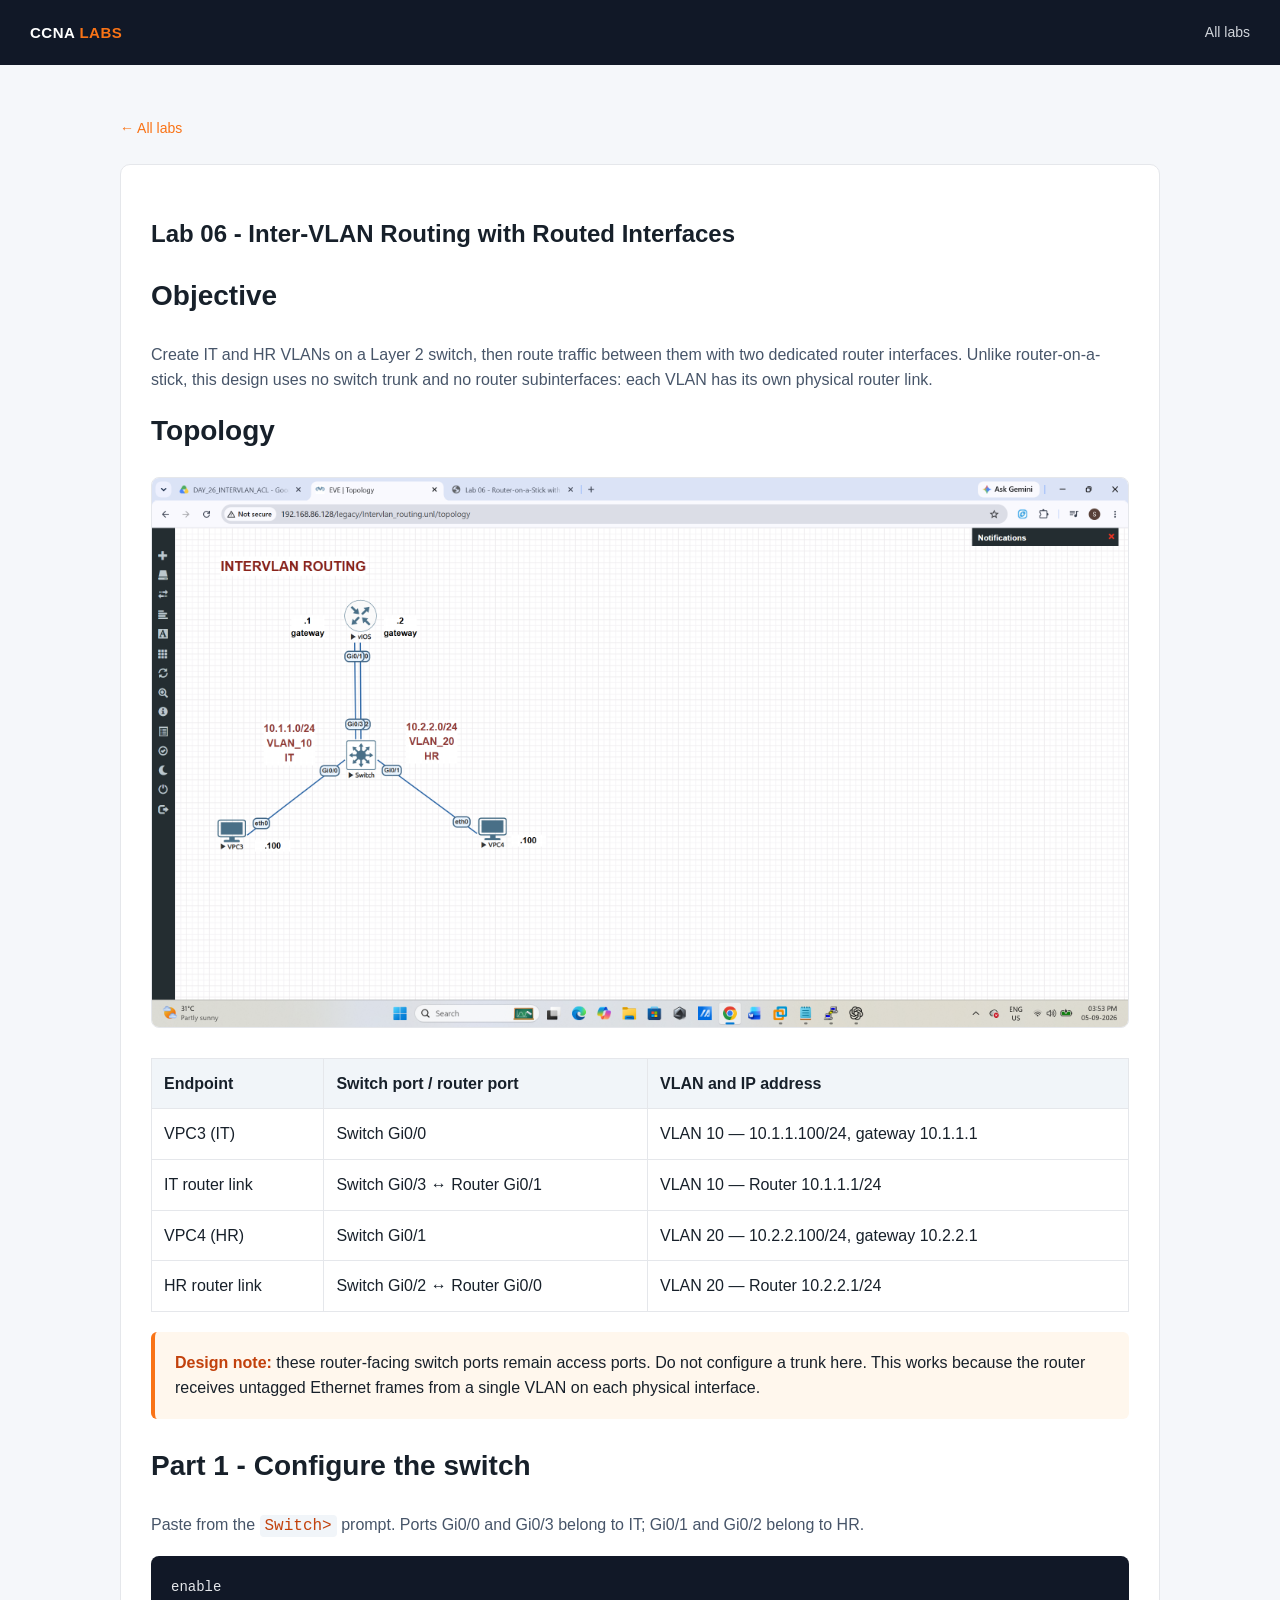
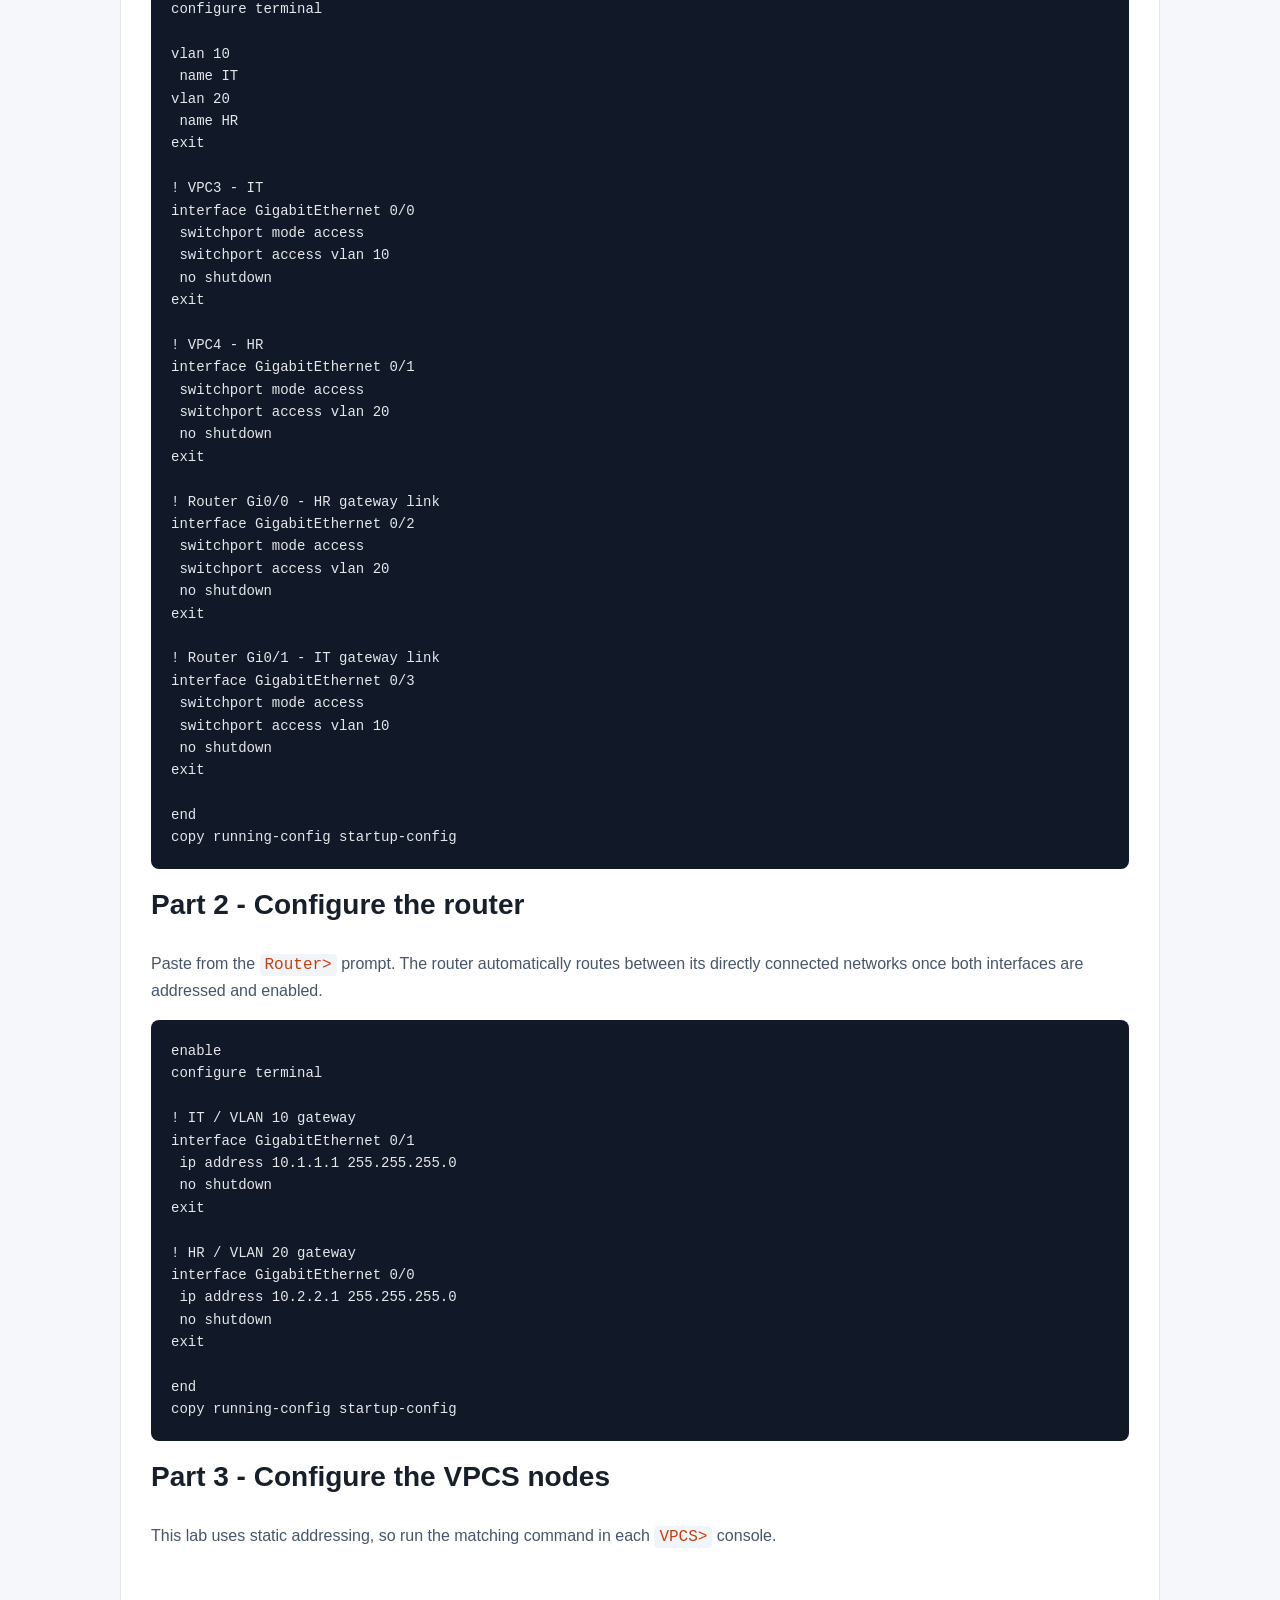
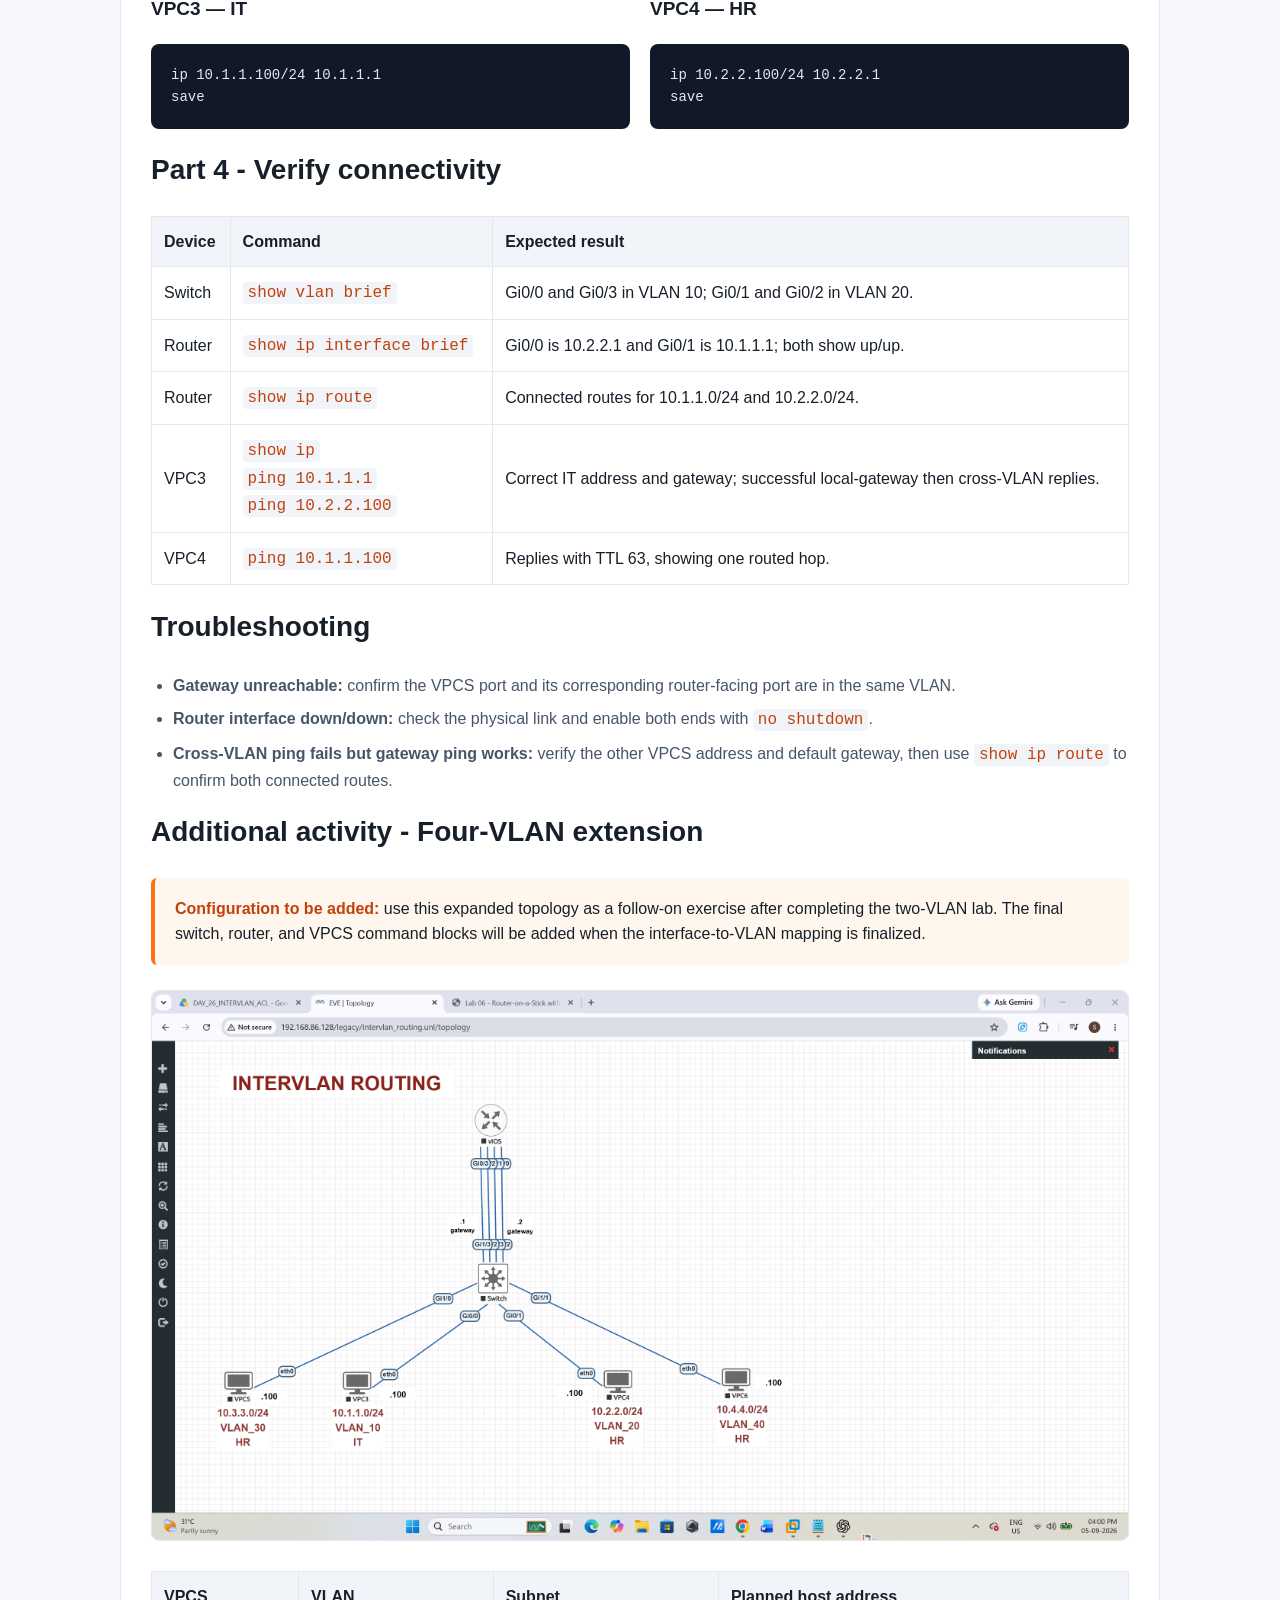
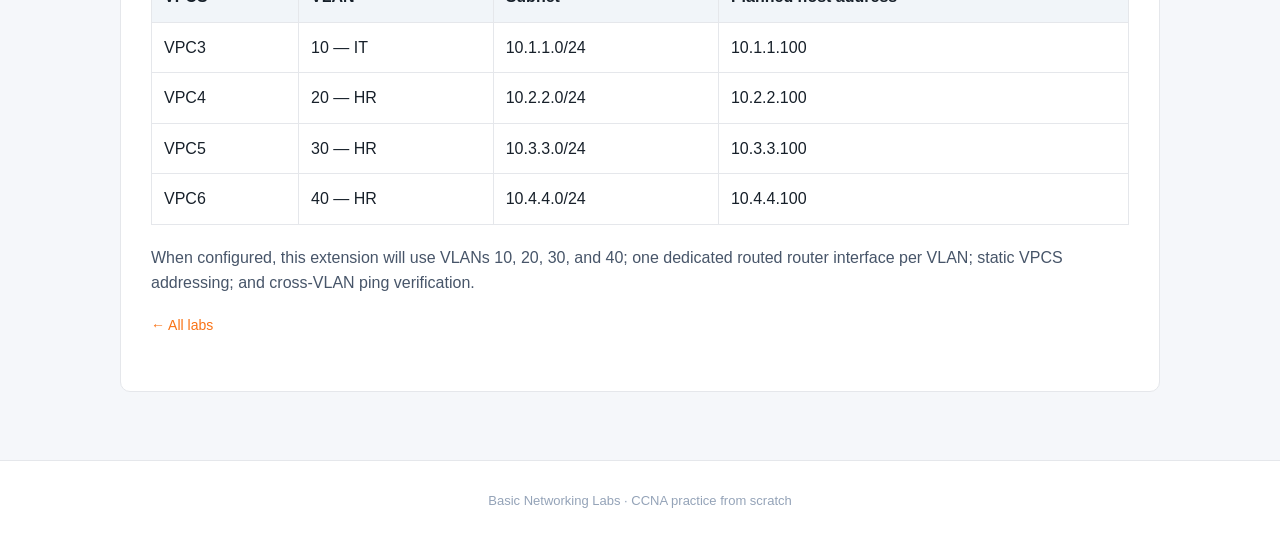
<file: labs/lab-06-inter-vlan-routing-routed-interfaces.html>
<!DOCTYPE html>
<html lang="en">
<head>
    <meta charset="UTF-8">
    <meta name="viewport" content="width=device-width, initial-scale=1.0">
    <meta name="description" content="CCNA inter-VLAN routing lab with dedicated routed router interfaces.">
    <title>Lab 06 - Inter-VLAN Routing</title>
    <link rel="stylesheet" href="../style.css">
</head>
<body>
<nav class="nav"><a class="brand" href="../index.html">CCNA <b>LABS</b></a><div class="navlinks"><a href="index.html">All labs</a></div></nav>
<main class="wrap"><a class="back" href="index.html">← All labs</a><article class="lesson">

<h1>Lab 06 - Inter-VLAN Routing with Routed Interfaces</h1>

<h2>Objective</h2>
<p>Create IT and HR VLANs on a Layer 2 switch, then route traffic between them with two dedicated router interfaces. Unlike router-on-a-stick, this design uses no switch trunk and no router subinterfaces: each VLAN has its own physical router link.</p>

<h2>Topology</h2>
<img class="topology-image" src="lab-06-inter-vlan-routing-routed-interfaces.png" alt="EVE-NG inter-VLAN routing topology: VPC3 in IT VLAN 10 and VPC4 in HR VLAN 20 attach to a switch, which uses separate access links to a router.">
<table>
    <thead><tr><th>Endpoint</th><th>Switch port / router port</th><th>VLAN and IP address</th></tr></thead>
    <tbody>
        <tr><td>VPC3 (IT)</td><td>Switch Gi0/0</td><td>VLAN 10 — 10.1.1.100/24, gateway 10.1.1.1</td></tr>
        <tr><td>IT router link</td><td>Switch Gi0/3 ↔ Router Gi0/1</td><td>VLAN 10 — Router 10.1.1.1/24</td></tr>
        <tr><td>VPC4 (HR)</td><td>Switch Gi0/1</td><td>VLAN 20 — 10.2.2.100/24, gateway 10.2.2.1</td></tr>
        <tr><td>HR router link</td><td>Switch Gi0/2 ↔ Router Gi0/0</td><td>VLAN 20 — Router 10.2.2.1/24</td></tr>
    </tbody>
</table>

<div class="notice"><b>Design note:</b> these router-facing switch ports remain access ports. Do not configure a trunk here. This works because the router receives untagged Ethernet frames from a single VLAN on each physical interface.</div>

<h2>Part 1 - Configure the switch</h2>
<p>Paste from the <code>Switch&gt;</code> prompt. Ports Gi0/0 and Gi0/3 belong to IT; Gi0/1 and Gi0/2 belong to HR.</p>
<pre>
enable
configure terminal

vlan 10
 name IT
vlan 20
 name HR
exit

! VPC3 - IT
interface GigabitEthernet 0/0
 switchport mode access
 switchport access vlan 10
 no shutdown
exit

! VPC4 - HR
interface GigabitEthernet 0/1
 switchport mode access
 switchport access vlan 20
 no shutdown
exit

! Router Gi0/0 - HR gateway link
interface GigabitEthernet 0/2
 switchport mode access
 switchport access vlan 20
 no shutdown
exit

! Router Gi0/1 - IT gateway link
interface GigabitEthernet 0/3
 switchport mode access
 switchport access vlan 10
 no shutdown
exit

end
copy running-config startup-config
</pre>

<h2>Part 2 - Configure the router</h2>
<p>Paste from the <code>Router&gt;</code> prompt. The router automatically routes between its directly connected networks once both interfaces are addressed and enabled.</p>
<pre>
enable
configure terminal

! IT / VLAN 10 gateway
interface GigabitEthernet 0/1
 ip address 10.1.1.1 255.255.255.0
 no shutdown
exit

! HR / VLAN 20 gateway
interface GigabitEthernet 0/0
 ip address 10.2.2.1 255.255.255.0
 no shutdown
exit

end
copy running-config startup-config
</pre>

<h2>Part 3 - Configure the VPCS nodes</h2>
<p>This lab uses static addressing, so run the matching command in each <code>VPCS&gt;</code> console.</p>
<div class="two"><div><h3>VPC3 — IT</h3><pre>
ip 10.1.1.100/24 10.1.1.1
save
</pre></div><div><h3>VPC4 — HR</h3><pre>
ip 10.2.2.100/24 10.2.2.1
save
</pre></div></div>

<h2>Part 4 - Verify connectivity</h2>
<table>
    <thead><tr><th>Device</th><th>Command</th><th>Expected result</th></tr></thead>
    <tbody>
        <tr><td>Switch</td><td><code>show vlan brief</code></td><td>Gi0/0 and Gi0/3 in VLAN 10; Gi0/1 and Gi0/2 in VLAN 20.</td></tr>
        <tr><td>Router</td><td><code>show ip interface brief</code></td><td>Gi0/0 is 10.2.2.1 and Gi0/1 is 10.1.1.1; both show up/up.</td></tr>
        <tr><td>Router</td><td><code>show ip route</code></td><td>Connected routes for 10.1.1.0/24 and 10.2.2.0/24.</td></tr>
        <tr><td>VPC3</td><td><code>show ip</code><br><code>ping 10.1.1.1</code><br><code>ping 10.2.2.100</code></td><td>Correct IT address and gateway; successful local-gateway then cross-VLAN replies.</td></tr>
        <tr><td>VPC4</td><td><code>ping 10.1.1.100</code></td><td>Replies with TTL 63, showing one routed hop.</td></tr>
    </tbody>
</table>

<h2>Troubleshooting</h2>
<ul>
    <li><b>Gateway unreachable:</b> confirm the VPCS port and its corresponding router-facing port are in the same VLAN.</li>
    <li><b>Router interface down/down:</b> check the physical link and enable both ends with <code>no shutdown</code>.</li>
    <li><b>Cross-VLAN ping fails but gateway ping works:</b> verify the other VPCS address and default gateway, then use <code>show ip route</code> to confirm both connected routes.</li>
</ul>

<h2>Additional activity - Four-VLAN extension</h2>
<div class="notice"><b>Configuration to be added:</b> use this expanded topology as a follow-on exercise after completing the two-VLAN lab. The final switch, router, and VPCS command blocks will be added when the interface-to-VLAN mapping is finalized.</div>
<img class="topology-image" src="lab-06-inter-vlan-routing-four-vlan-extension.png" alt="EVE-NG four-VLAN inter-VLAN routing extension with four VPCS clients, a switch, and dedicated router links.">
<table>
    <thead><tr><th>VPCS</th><th>VLAN</th><th>Subnet</th><th>Planned host address</th></tr></thead>
    <tbody>
        <tr><td>VPC3</td><td>10 — IT</td><td>10.1.1.0/24</td><td>10.1.1.100</td></tr>
        <tr><td>VPC4</td><td>20 — HR</td><td>10.2.2.0/24</td><td>10.2.2.100</td></tr>
        <tr><td>VPC5</td><td>30 — HR</td><td>10.3.3.0/24</td><td>10.3.3.100</td></tr>
        <tr><td>VPC6</td><td>40 — HR</td><td>10.4.4.0/24</td><td>10.4.4.100</td></tr>
    </tbody>
</table>
<p>When configured, this extension will use VLANs 10, 20, 30, and 40; one dedicated routed router interface per VLAN; static VPCS addressing; and cross-VLAN ping verification.</p>

<a class="back" href="index.html">← All labs</a>
</article></main>
<footer>Basic Networking Labs · CCNA practice from scratch</footer>
</body>
</html>
</file>
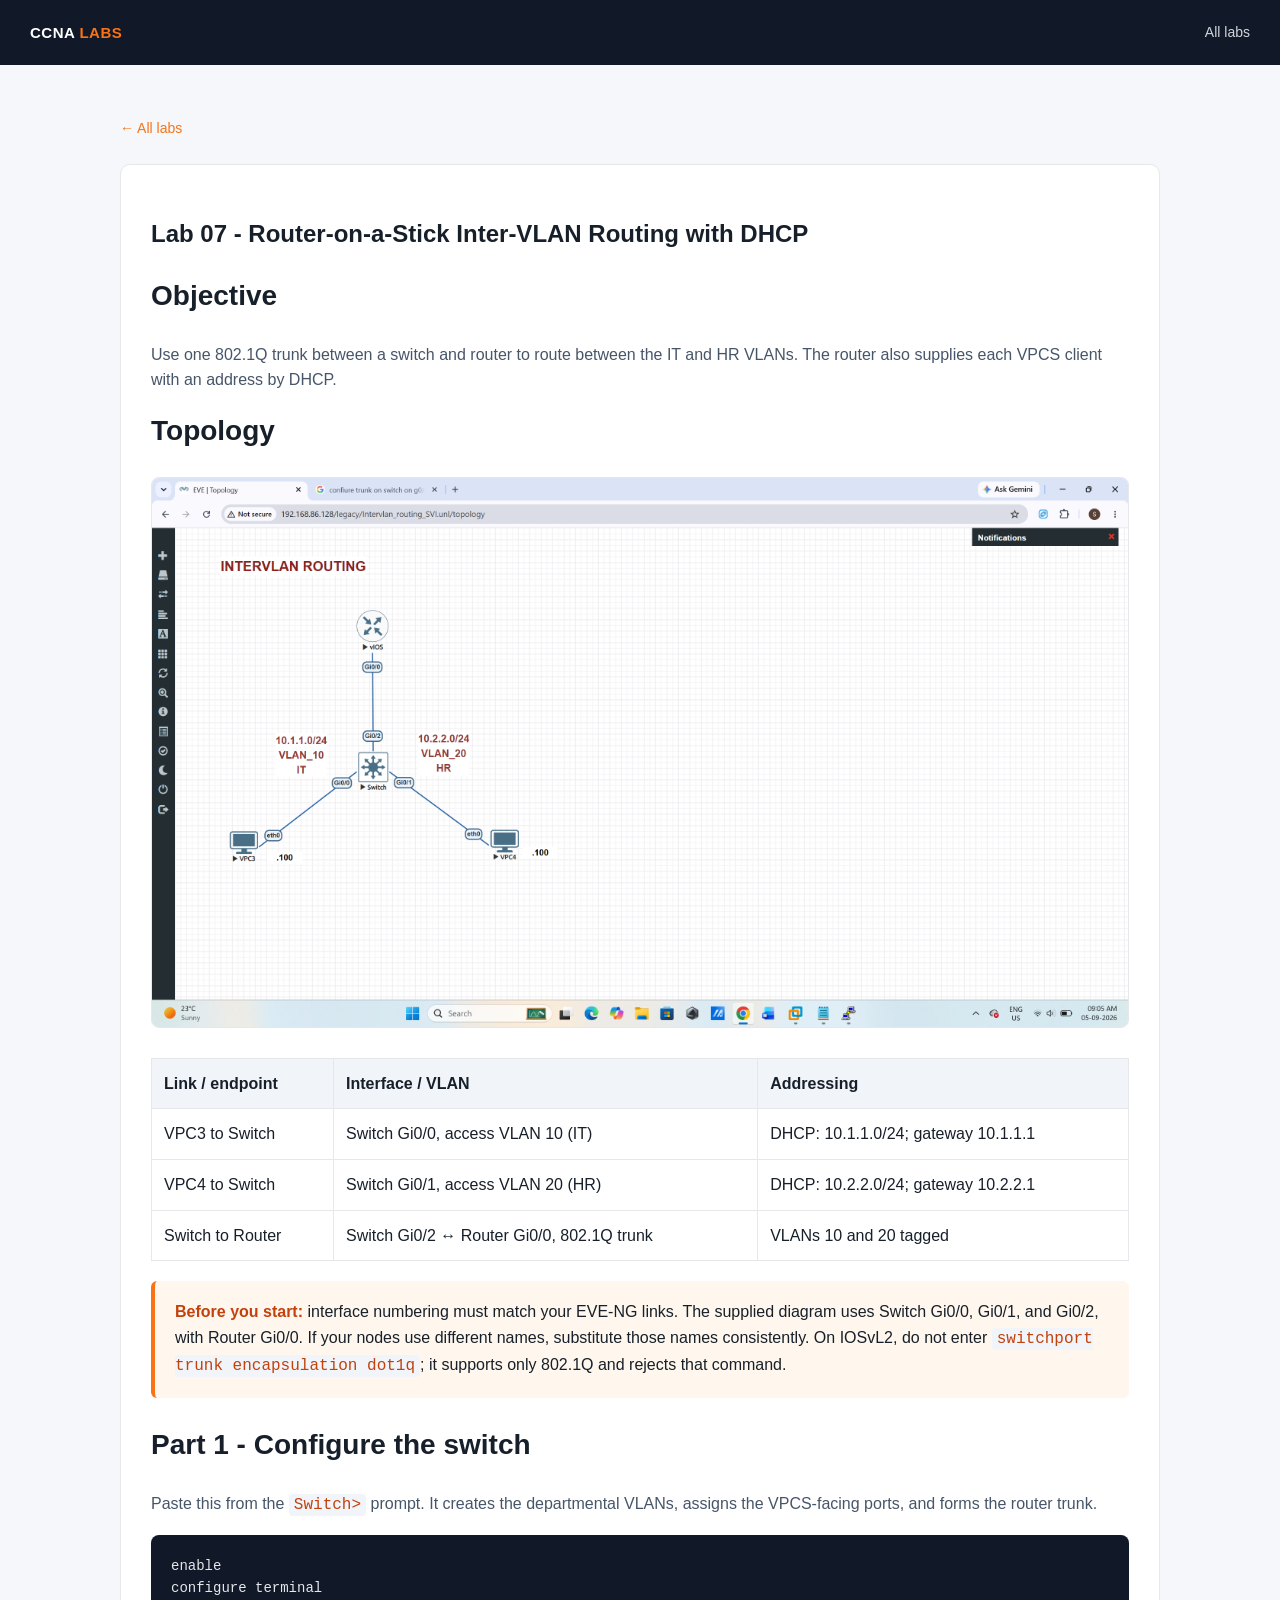
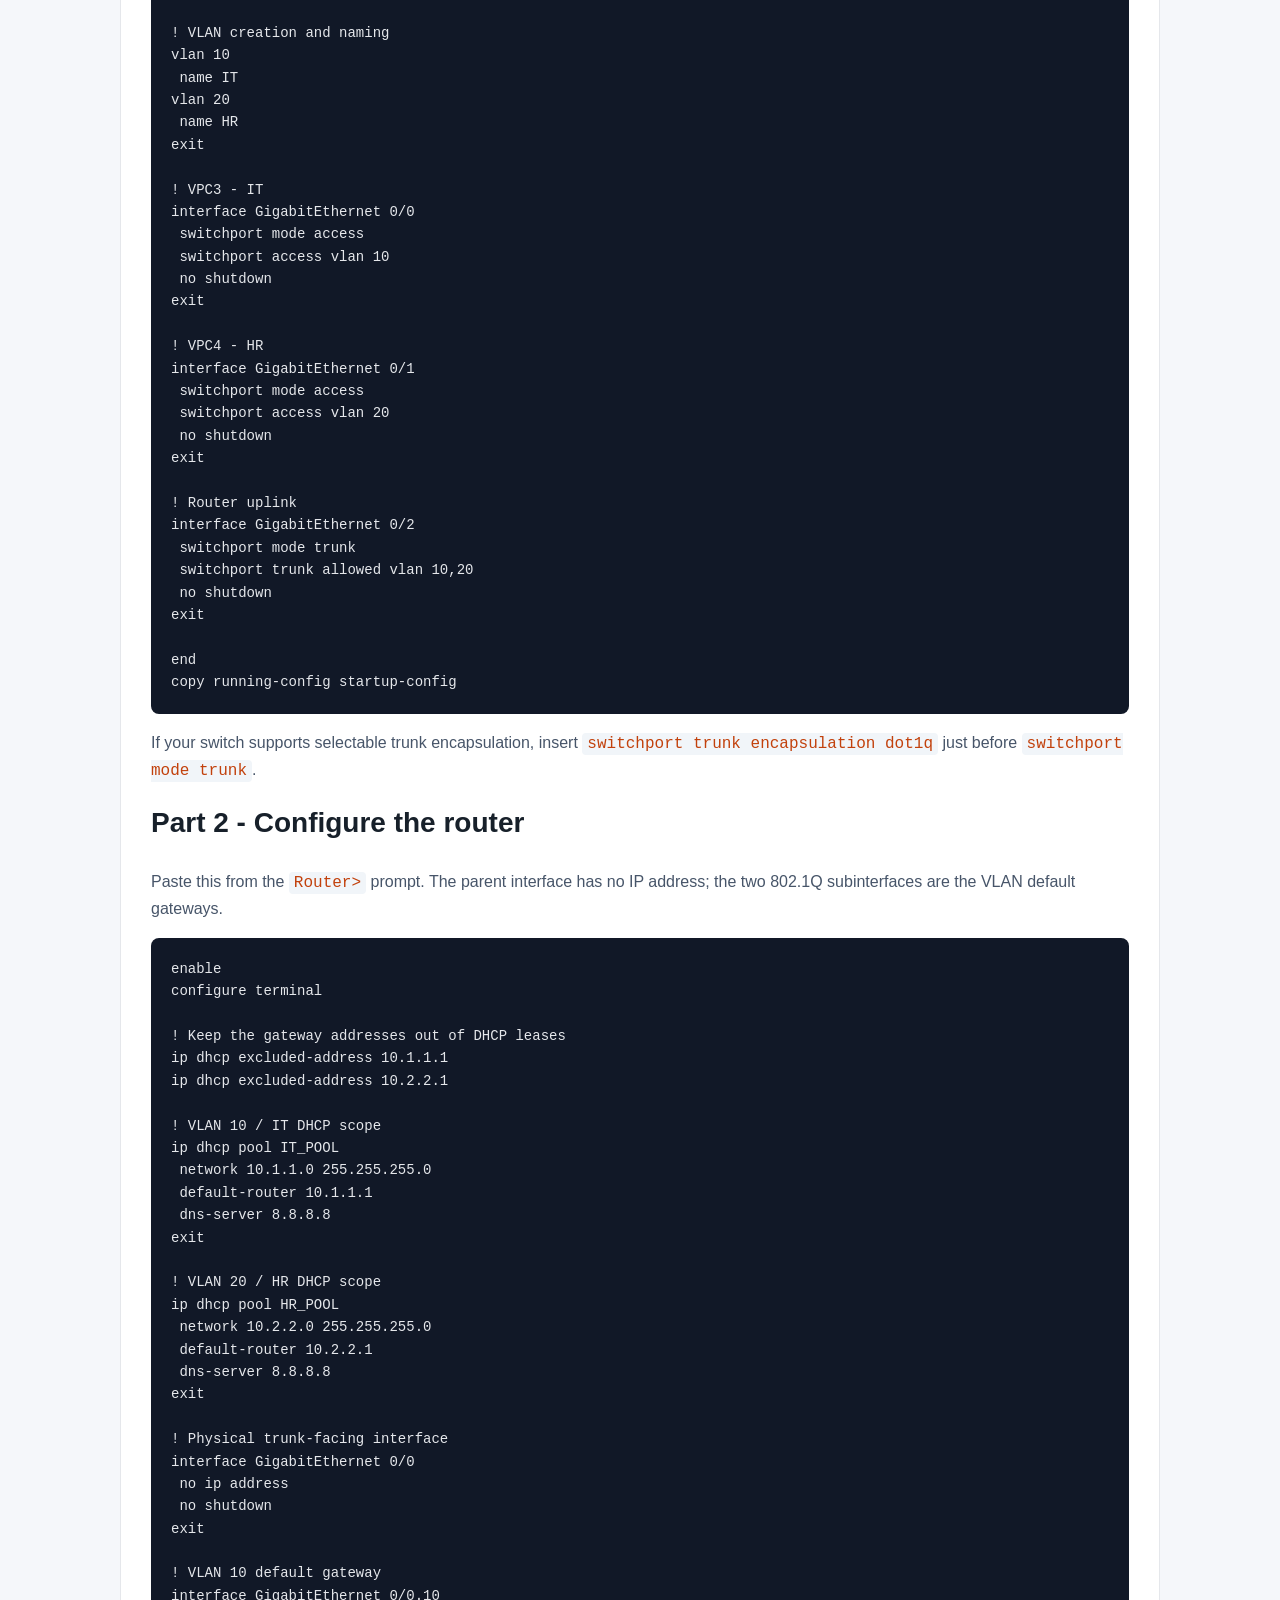
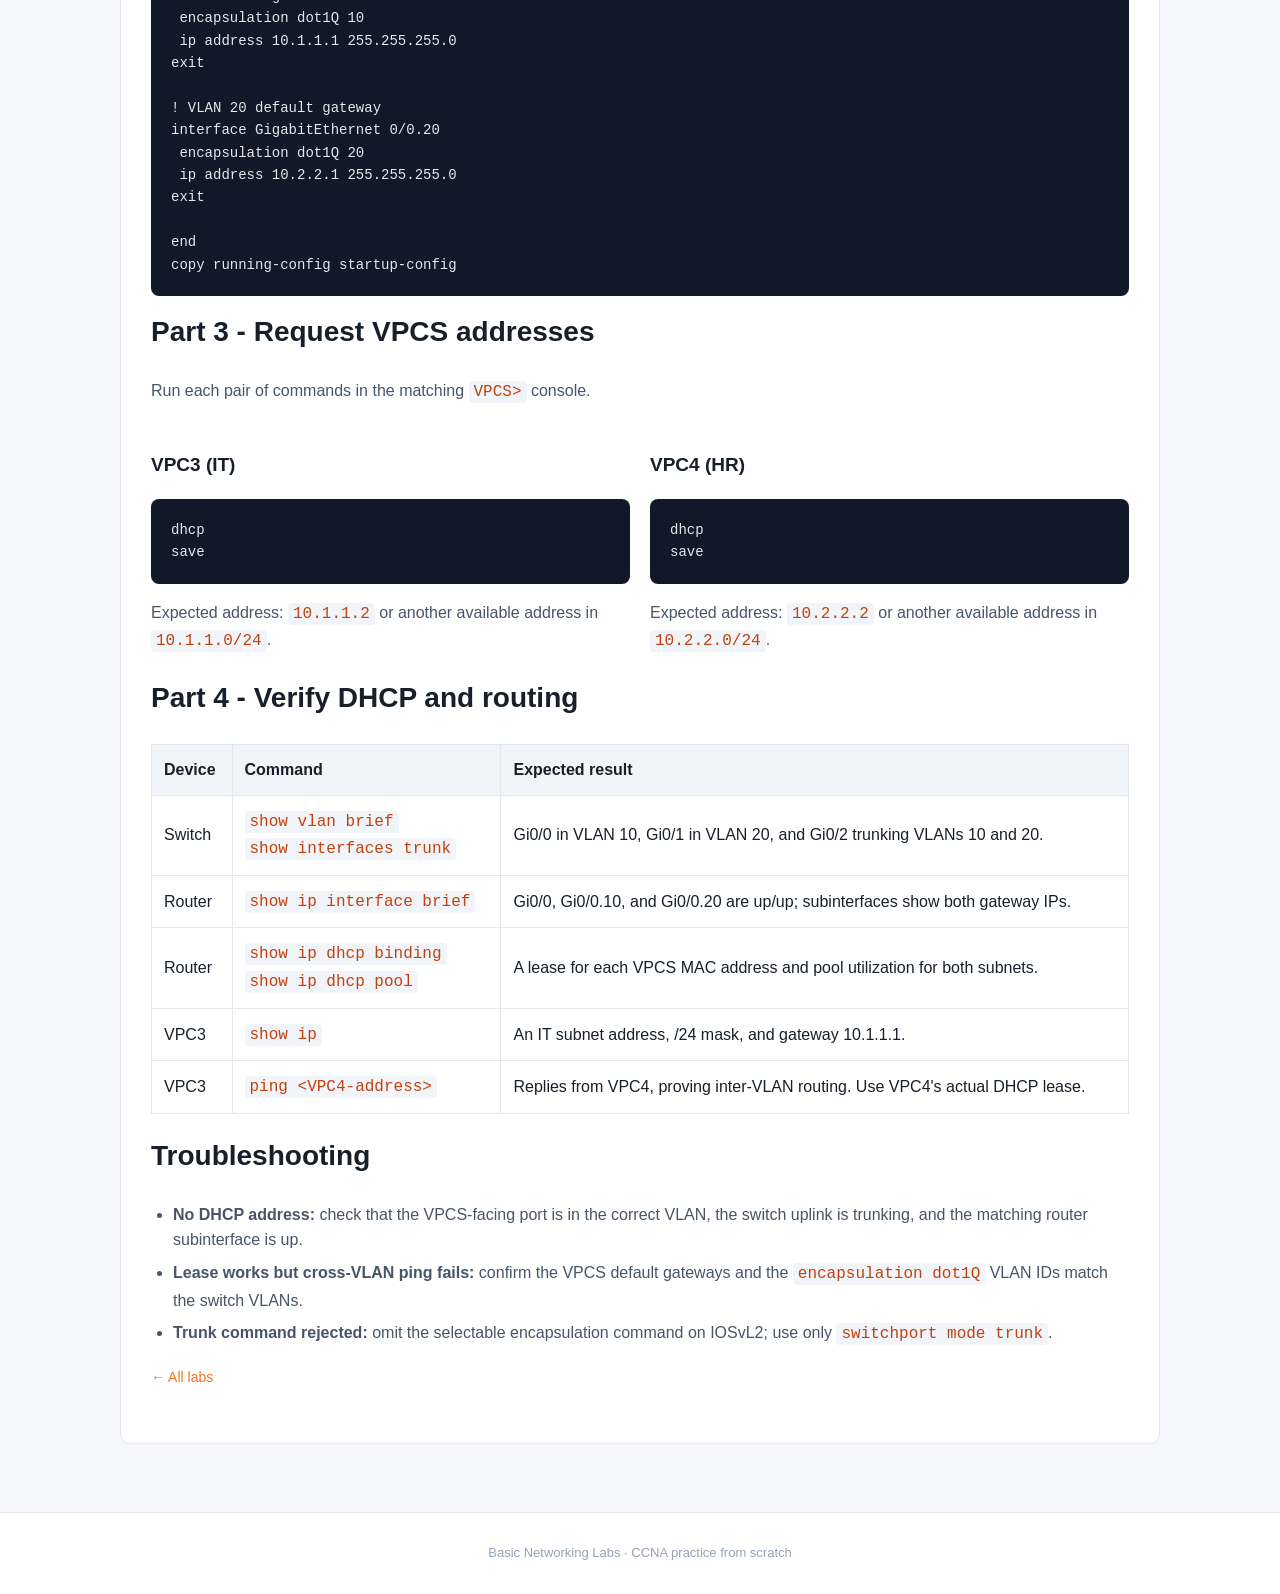
<file: labs/lab-07-router-on-a-stick-dhcp.html>
<!DOCTYPE html>
<html lang="en">
<head>
    <meta charset="UTF-8">
    <meta name="viewport" content="width=device-width, initial-scale=1.0">
    <meta name="description" content="CCNA router-on-a-stick inter-VLAN routing with DHCP lab.">
    <title>Lab 07 - Router-on-a-Stick with DHCP</title>
    <link rel="stylesheet" href="../style.css">
</head>
<body>
<nav class="nav"><a class="brand" href="../index.html">CCNA <b>LABS</b></a><div class="navlinks"><a href="index.html">All labs</a></div></nav>
<main class="wrap"><a class="back" href="index.html">← All labs</a><article class="lesson">

<h1>Lab 07 - Router-on-a-Stick Inter-VLAN Routing with DHCP</h1>

<h2>Objective</h2>
<p>Use one 802.1Q trunk between a switch and router to route between the IT and HR VLANs. The router also supplies each VPCS client with an address by DHCP.</p>

<h2>Topology</h2>
<img class="topology-image" src="lab-07-router-on-a-stick-dhcp.png" alt="EVE-NG topology: a router connects through a trunk to a switch. VPC3 is in VLAN 10, subnet 10.1.1.0/24; VPC4 is in VLAN 20, subnet 10.2.2.0/24.">
<table>
    <thead><tr><th>Link / endpoint</th><th>Interface / VLAN</th><th>Addressing</th></tr></thead>
    <tbody>
        <tr><td>VPC3 to Switch</td><td>Switch Gi0/0, access VLAN 10 (IT)</td><td>DHCP: 10.1.1.0/24; gateway 10.1.1.1</td></tr>
        <tr><td>VPC4 to Switch</td><td>Switch Gi0/1, access VLAN 20 (HR)</td><td>DHCP: 10.2.2.0/24; gateway 10.2.2.1</td></tr>
        <tr><td>Switch to Router</td><td>Switch Gi0/2 ↔ Router Gi0/0, 802.1Q trunk</td><td>VLANs 10 and 20 tagged</td></tr>
    </tbody>
</table>

<div class="notice"><b>Before you start:</b> interface numbering must match your EVE-NG links. The supplied diagram uses Switch Gi0/0, Gi0/1, and Gi0/2, with Router Gi0/0. If your nodes use different names, substitute those names consistently. On IOSvL2, do not enter <code>switchport trunk encapsulation dot1q</code>; it supports only 802.1Q and rejects that command.</div>

<h2>Part 1 - Configure the switch</h2>
<p>Paste this from the <code>Switch&gt;</code> prompt. It creates the departmental VLANs, assigns the VPCS-facing ports, and forms the router trunk.</p>
<pre>
enable
configure terminal

! VLAN creation and naming
vlan 10
 name IT
vlan 20
 name HR
exit

! VPC3 - IT
interface GigabitEthernet 0/0
 switchport mode access
 switchport access vlan 10
 no shutdown
exit

! VPC4 - HR
interface GigabitEthernet 0/1
 switchport mode access
 switchport access vlan 20
 no shutdown
exit

! Router uplink
interface GigabitEthernet 0/2
 switchport mode trunk
 switchport trunk allowed vlan 10,20
 no shutdown
exit

end
copy running-config startup-config
</pre>
<p>If your switch supports selectable trunk encapsulation, insert <code>switchport trunk encapsulation dot1q</code> just before <code>switchport mode trunk</code>.</p>

<h2>Part 2 - Configure the router</h2>
<p>Paste this from the <code>Router&gt;</code> prompt. The parent interface has no IP address; the two 802.1Q subinterfaces are the VLAN default gateways.</p>
<pre>
enable
configure terminal

! Keep the gateway addresses out of DHCP leases
ip dhcp excluded-address 10.1.1.1
ip dhcp excluded-address 10.2.2.1

! VLAN 10 / IT DHCP scope
ip dhcp pool IT_POOL
 network 10.1.1.0 255.255.255.0
 default-router 10.1.1.1
 dns-server 8.8.8.8
exit

! VLAN 20 / HR DHCP scope
ip dhcp pool HR_POOL
 network 10.2.2.0 255.255.255.0
 default-router 10.2.2.1
 dns-server 8.8.8.8
exit

! Physical trunk-facing interface
interface GigabitEthernet 0/0
 no ip address
 no shutdown
exit

! VLAN 10 default gateway
interface GigabitEthernet 0/0.10
 encapsulation dot1Q 10
 ip address 10.1.1.1 255.255.255.0
exit

! VLAN 20 default gateway
interface GigabitEthernet 0/0.20
 encapsulation dot1Q 20
 ip address 10.2.2.1 255.255.255.0
exit

end
copy running-config startup-config
</pre>

<h2>Part 3 - Request VPCS addresses</h2>
<p>Run each pair of commands in the matching <code>VPCS&gt;</code> console.</p>
<div class="two"><div><h3>VPC3 (IT)</h3><pre>
dhcp
save
</pre><p>Expected address: <code>10.1.1.2</code> or another available address in <code>10.1.1.0/24</code>.</p></div><div><h3>VPC4 (HR)</h3><pre>
dhcp
save
</pre><p>Expected address: <code>10.2.2.2</code> or another available address in <code>10.2.2.0/24</code>.</p></div></div>

<h2>Part 4 - Verify DHCP and routing</h2>
<table>
    <thead><tr><th>Device</th><th>Command</th><th>Expected result</th></tr></thead>
    <tbody>
        <tr><td>Switch</td><td><code>show vlan brief</code><br><code>show interfaces trunk</code></td><td>Gi0/0 in VLAN 10, Gi0/1 in VLAN 20, and Gi0/2 trunking VLANs 10 and 20.</td></tr>
        <tr><td>Router</td><td><code>show ip interface brief</code></td><td>Gi0/0, Gi0/0.10, and Gi0/0.20 are up/up; subinterfaces show both gateway IPs.</td></tr>
        <tr><td>Router</td><td><code>show ip dhcp binding</code><br><code>show ip dhcp pool</code></td><td>A lease for each VPCS MAC address and pool utilization for both subnets.</td></tr>
        <tr><td>VPC3</td><td><code>show ip</code></td><td>An IT subnet address, /24 mask, and gateway 10.1.1.1.</td></tr>
        <tr><td>VPC3</td><td><code>ping &lt;VPC4-address&gt;</code></td><td>Replies from VPC4, proving inter-VLAN routing. Use VPC4's actual DHCP lease.</td></tr>
    </tbody>
</table>

<h2>Troubleshooting</h2>
<ul>
    <li><b>No DHCP address:</b> check that the VPCS-facing port is in the correct VLAN, the switch uplink is trunking, and the matching router subinterface is up.</li>
    <li><b>Lease works but cross-VLAN ping fails:</b> confirm the VPCS default gateways and the <code>encapsulation dot1Q</code> VLAN IDs match the switch VLANs.</li>
    <li><b>Trunk command rejected:</b> omit the selectable encapsulation command on IOSvL2; use only <code>switchport mode trunk</code>.</li>
</ul>

<a class="back" href="index.html">← All labs</a>
</article></main>
<footer>Basic Networking Labs · CCNA practice from scratch</footer>
</body>
</html>
</file>
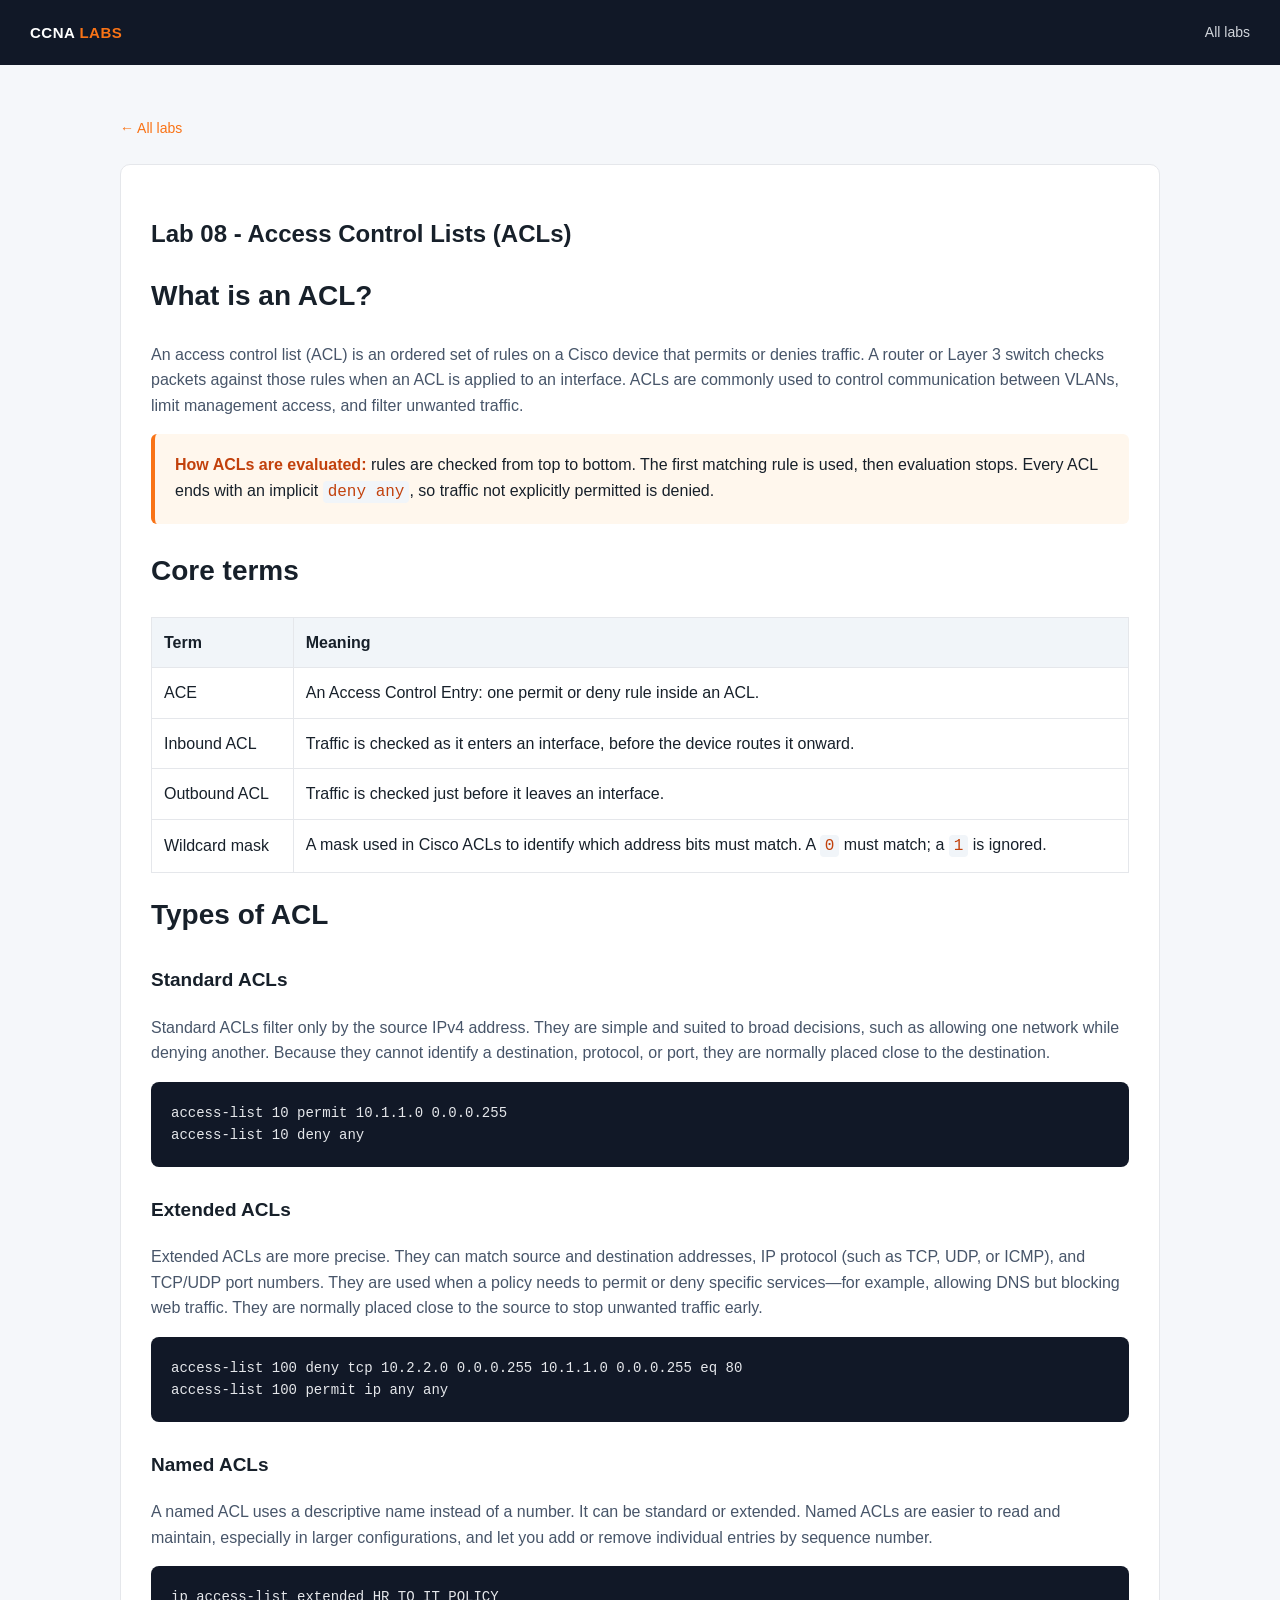
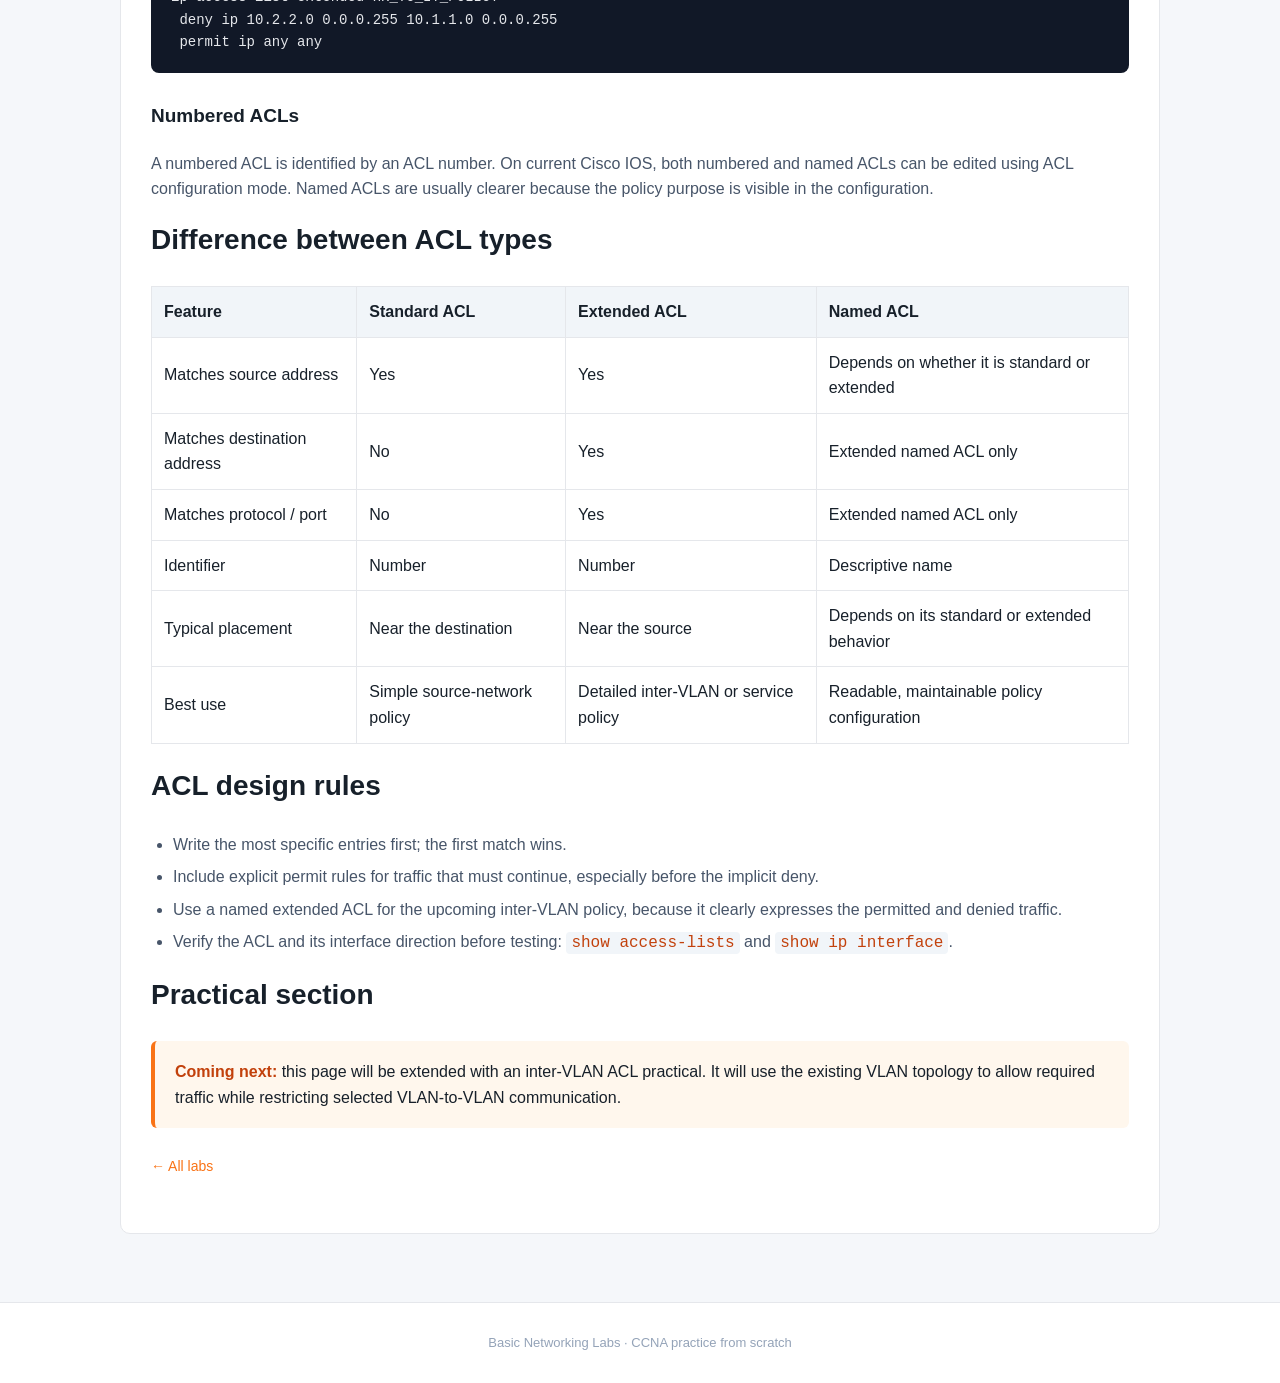
<file: labs/lab-08-access-control-lists.html>
<!DOCTYPE html>
<html lang="en">
<head>
    <meta charset="UTF-8">
    <meta name="viewport" content="width=device-width, initial-scale=1.0">
    <meta name="description" content="CCNA access control list theory: purpose, types, and differences.">
    <title>Lab 08 - Access Control Lists Theory</title>
    <link rel="stylesheet" href="../style.css">
</head>
<body>
<nav class="nav"><a class="brand" href="../index.html">CCNA <b>LABS</b></a><div class="navlinks"><a href="index.html">All labs</a></div></nav>
<main class="wrap"><a class="back" href="index.html">← All labs</a><article class="lesson">

<h1>Lab 08 - Access Control Lists (ACLs)</h1>

<h2>What is an ACL?</h2>
<p>An access control list (ACL) is an ordered set of rules on a Cisco device that permits or denies traffic. A router or Layer 3 switch checks packets against those rules when an ACL is applied to an interface. ACLs are commonly used to control communication between VLANs, limit management access, and filter unwanted traffic.</p>

<div class="notice"><b>How ACLs are evaluated:</b> rules are checked from top to bottom. The first matching rule is used, then evaluation stops. Every ACL ends with an implicit <code>deny any</code>, so traffic not explicitly permitted is denied.</div>

<h2>Core terms</h2>
<table>
    <thead><tr><th>Term</th><th>Meaning</th></tr></thead>
    <tbody>
        <tr><td>ACE</td><td>An Access Control Entry: one permit or deny rule inside an ACL.</td></tr>
        <tr><td>Inbound ACL</td><td>Traffic is checked as it enters an interface, before the device routes it onward.</td></tr>
        <tr><td>Outbound ACL</td><td>Traffic is checked just before it leaves an interface.</td></tr>
        <tr><td>Wildcard mask</td><td>A mask used in Cisco ACLs to identify which address bits must match. A <code>0</code> must match; a <code>1</code> is ignored.</td></tr>
    </tbody>
</table>

<h2>Types of ACL</h2>
<h3>Standard ACLs</h3>
<p>Standard ACLs filter only by the source IPv4 address. They are simple and suited to broad decisions, such as allowing one network while denying another. Because they cannot identify a destination, protocol, or port, they are normally placed close to the destination.</p>
<pre>
access-list 10 permit 10.1.1.0 0.0.0.255
access-list 10 deny any
</pre>

<h3>Extended ACLs</h3>
<p>Extended ACLs are more precise. They can match source and destination addresses, IP protocol (such as TCP, UDP, or ICMP), and TCP/UDP port numbers. They are used when a policy needs to permit or deny specific services—for example, allowing DNS but blocking web traffic. They are normally placed close to the source to stop unwanted traffic early.</p>
<pre>
access-list 100 deny tcp 10.2.2.0 0.0.0.255 10.1.1.0 0.0.0.255 eq 80
access-list 100 permit ip any any
</pre>

<h3>Named ACLs</h3>
<p>A named ACL uses a descriptive name instead of a number. It can be standard or extended. Named ACLs are easier to read and maintain, especially in larger configurations, and let you add or remove individual entries by sequence number.</p>
<pre>
ip access-list extended HR_TO_IT_POLICY
 deny ip 10.2.2.0 0.0.0.255 10.1.1.0 0.0.0.255
 permit ip any any
</pre>

<h3>Numbered ACLs</h3>
<p>A numbered ACL is identified by an ACL number. On current Cisco IOS, both numbered and named ACLs can be edited using ACL configuration mode. Named ACLs are usually clearer because the policy purpose is visible in the configuration.</p>

<h2>Difference between ACL types</h2>
<table>
    <thead><tr><th>Feature</th><th>Standard ACL</th><th>Extended ACL</th><th>Named ACL</th></tr></thead>
    <tbody>
        <tr><td>Matches source address</td><td>Yes</td><td>Yes</td><td>Depends on whether it is standard or extended</td></tr>
        <tr><td>Matches destination address</td><td>No</td><td>Yes</td><td>Extended named ACL only</td></tr>
        <tr><td>Matches protocol / port</td><td>No</td><td>Yes</td><td>Extended named ACL only</td></tr>
        <tr><td>Identifier</td><td>Number</td><td>Number</td><td>Descriptive name</td></tr>
        <tr><td>Typical placement</td><td>Near the destination</td><td>Near the source</td><td>Depends on its standard or extended behavior</td></tr>
        <tr><td>Best use</td><td>Simple source-network policy</td><td>Detailed inter-VLAN or service policy</td><td>Readable, maintainable policy configuration</td></tr>
    </tbody>
</table>

<h2>ACL design rules</h2>
<ul>
    <li>Write the most specific entries first; the first match wins.</li>
    <li>Include explicit permit rules for traffic that must continue, especially before the implicit deny.</li>
    <li>Use a named extended ACL for the upcoming inter-VLAN policy, because it clearly expresses the permitted and denied traffic.</li>
    <li>Verify the ACL and its interface direction before testing: <code>show access-lists</code> and <code>show ip interface</code>.</li>
</ul>

<h2>Practical section</h2>
<div class="notice"><b>Coming next:</b> this page will be extended with an inter-VLAN ACL practical. It will use the existing VLAN topology to allow required traffic while restricting selected VLAN-to-VLAN communication.</div>

<a class="back" href="index.html">← All labs</a>
</article></main>
<footer>Basic Networking Labs · CCNA practice from scratch</footer>
</body>
</html>
</file>
<file: style.css>
/* =========================================
   Network Engineering from Scratch
   Global Styles
   ========================================= */

* {
    box-sizing: border-box;
}

html {
    scroll-behavior: smooth;
}

body {
    margin: 0;
    background: #f5f7fa;
    color: #17202a;
    font-family: Arial, Helvetica, sans-serif;
    line-height: 1.6;
}

/* =========================================
   Links
   ========================================= */

a {
    color: #2563eb;
    text-decoration: none;
}

a:hover {
    text-decoration: underline;
}

/* =========================================
   Navigation
   ========================================= */

.nav {
    background: #111827;
    color: white;

    min-height: 65px;

    display: flex;
    align-items: center;
    justify-content: space-between;

    padding: 0 30px;
}

.brand {
    color: white;
    font-size: 15px;
    font-weight: 700;
    letter-spacing: 0.5px;
}

.brand b {
    color: #f97316;
}

.navlinks {
    display: flex;
    gap: 25px;
}

.navlinks a {
    color: #d1d5db;
    font-size: 14px;
}

.navlinks a:hover {
    color: white;
    text-decoration: none;
}

/* =========================================
   Hero
   ========================================= */

.hero {
    background: #111827;
    color: white;
}

.hero-inner {
    max-width: 1100px;
    margin: auto;

    padding: 75px 30px 80px;
}

.kicker {
    color: #f97316;

    font-size: 11px;
    font-weight: 700;

    letter-spacing: 2px;
    text-transform: uppercase;
}

.hero h1 {
    margin: 15px 0;

    font-size: clamp(42px, 7vw, 72px);
    line-height: 1.05;

    letter-spacing: -2px;
}

.hero h1 em {
    color: #9ca3af;
    font-style: normal;
}

.hero p {
    max-width: 720px;

    color: #cbd5e1;

    font-size: 18px;
}

/* =========================================
   Main Container
   ========================================= */

.wrap {
    max-width: 1100px;
    margin: auto;

    padding: 50px 30px;
}

/* =========================================
   Cards
   ========================================= */

.grid {
    display: grid;

    grid-template-columns: repeat(3, 1fr);

    gap: 18px;
}

.card {
    display: block;

    background: white;

    border: 1px solid #e5e7eb;
    border-radius: 10px;

    padding: 25px;

    transition:
        transform 0.15s ease,
        box-shadow 0.15s ease;
}

.card:hover {
    transform: translateY(-3px);

    box-shadow: 0 10px 30px rgba(0, 0, 0, 0.08);

    text-decoration: none;
}

.card .num {
    color: #f97316;

    font-size: 11px;
    font-weight: 700;

    letter-spacing: 1px;
}

.card h2 {
    margin: 8px 0;

    color: #17202a;

    font-size: 24px;
}

.card p {
    color: #64748b;

    font-size: 14px;
}

/* =========================================
   Modules / Content Sections
   ========================================= */

.module {
    background: white;

    border: 1px solid #e5e7eb;
    border-radius: 10px;

    padding: 30px;

    margin-bottom: 20px;
}

.module h2 {
    margin-top: 0;

    font-size: 30px;
}

/* =========================================
   Lessons
   ========================================= */

.lesson {
    background: white;

    border: 1px solid #e5e7eb;
    border-radius: 10px;

    padding: 30px;

    margin-bottom: 18px;
}

.lesson h2 {
    margin-top: 5px;

    font-size: 28px;
}

.lesson h3 {
    margin-top: 28px;

    font-size: 19px;
}

.lesson p,
.lesson li {
    color: #475569;
}

/* =========================================
   Notice / Important Information
   ========================================= */

.notice {
    background: #fff7ed;

    border-left: 4px solid #f97316;

    padding: 18px 20px;

    margin-bottom: 25px;

    border-radius: 6px;
}

.notice b {
    color: #c2410c;
}

/* =========================================
   Code Blocks
   ========================================= */

pre {
    background: #111827;

    color: #e5e7eb;

    padding: 20px;

    border-radius: 8px;

    overflow-x: auto;

    font-family:
        "Courier New",
        Consolas,
        monospace;

    font-size: 14px;

    line-height: 1.6;
}

/* Inline code */

code {
    background: #f1f5f9;

    color: #c2410c;

    padding: 2px 5px;

    border-radius: 4px;

    font-family:
        "Courier New",
        Consolas,
        monospace;
}

/* =========================================
   Two Column Layout
   ========================================= */

.two {
    display: grid;

    grid-template-columns: 1fr 1fr;

    gap: 20px;
}

/* =========================================
   Lab Highlight
   ========================================= */

.lab {
    border-left: 5px solid #f97316;
}

/* =========================================
   Buttons / Lab Links
   ========================================= */

.lab-link {
    display: inline-block;

    background: #111827;

    color: white;

    padding: 11px 18px;

    border-radius: 6px;

    font-size: 14px;
    font-weight: 600;

    margin-top: 10px;
}

.lab-link:hover {
    background: #1f2937;

    color: white;

    text-decoration: none;
}

/* =========================================
   Back Link
   ========================================= */

.back {
    display: inline-block;

    margin-bottom: 25px;

    color: #f97316;

    font-size: 14px;
}

/* =========================================
   Lists
   ========================================= */

ul {
    padding-left: 22px;
}

li {
    margin-bottom: 7px;
}

/* =========================================
   Tables
   ========================================= */

table {
    width: 100%;

    border-collapse: collapse;

    margin: 20px 0;
}

th,
td {
    border: 1px solid #e5e7eb;

    padding: 12px;

    text-align: left;
}

th {
    background: #f1f5f9;

    font-weight: 700;
}

/* =========================================
   Sources / References
   ========================================= */

.sources {
    color: #64748b;

    font-size: 13px;

    margin-top: 30px;
}

.sources a {
    color: #2563eb;
}

/* =========================================
   Footer
   ========================================= */

footer {
    border-top: 1px solid #e5e7eb;

    background: white;

    padding: 30px;

    text-align: center;

    color: #94a3b8;

    font-size: 13px;
}

/* =========================================
   Responsive Design
   ========================================= */

@media (max-width: 800px) {

    .grid {
        grid-template-columns: 1fr;
    }

    .two {
        grid-template-columns: 1fr;
    }

    .nav {
        padding: 0 18px;
    }

    .navlinks {
        display: none;
    }

    .hero-inner {
        padding: 55px 20px;
    }

    .wrap {
        padding: 35px 20px;
    }

    .hero h1 {
        font-size: 45px;
    }

    .module,
    .lesson {
        padding: 22px;
    }

    pre {
        font-size: 12px;
    }
}

.topology-image {
    display: block;
    width: 100%;
    height: auto;
    margin: 20px 0 30px;
    border: 1px solid #e5e7eb;
    border-radius: 8px;
}
</file>
